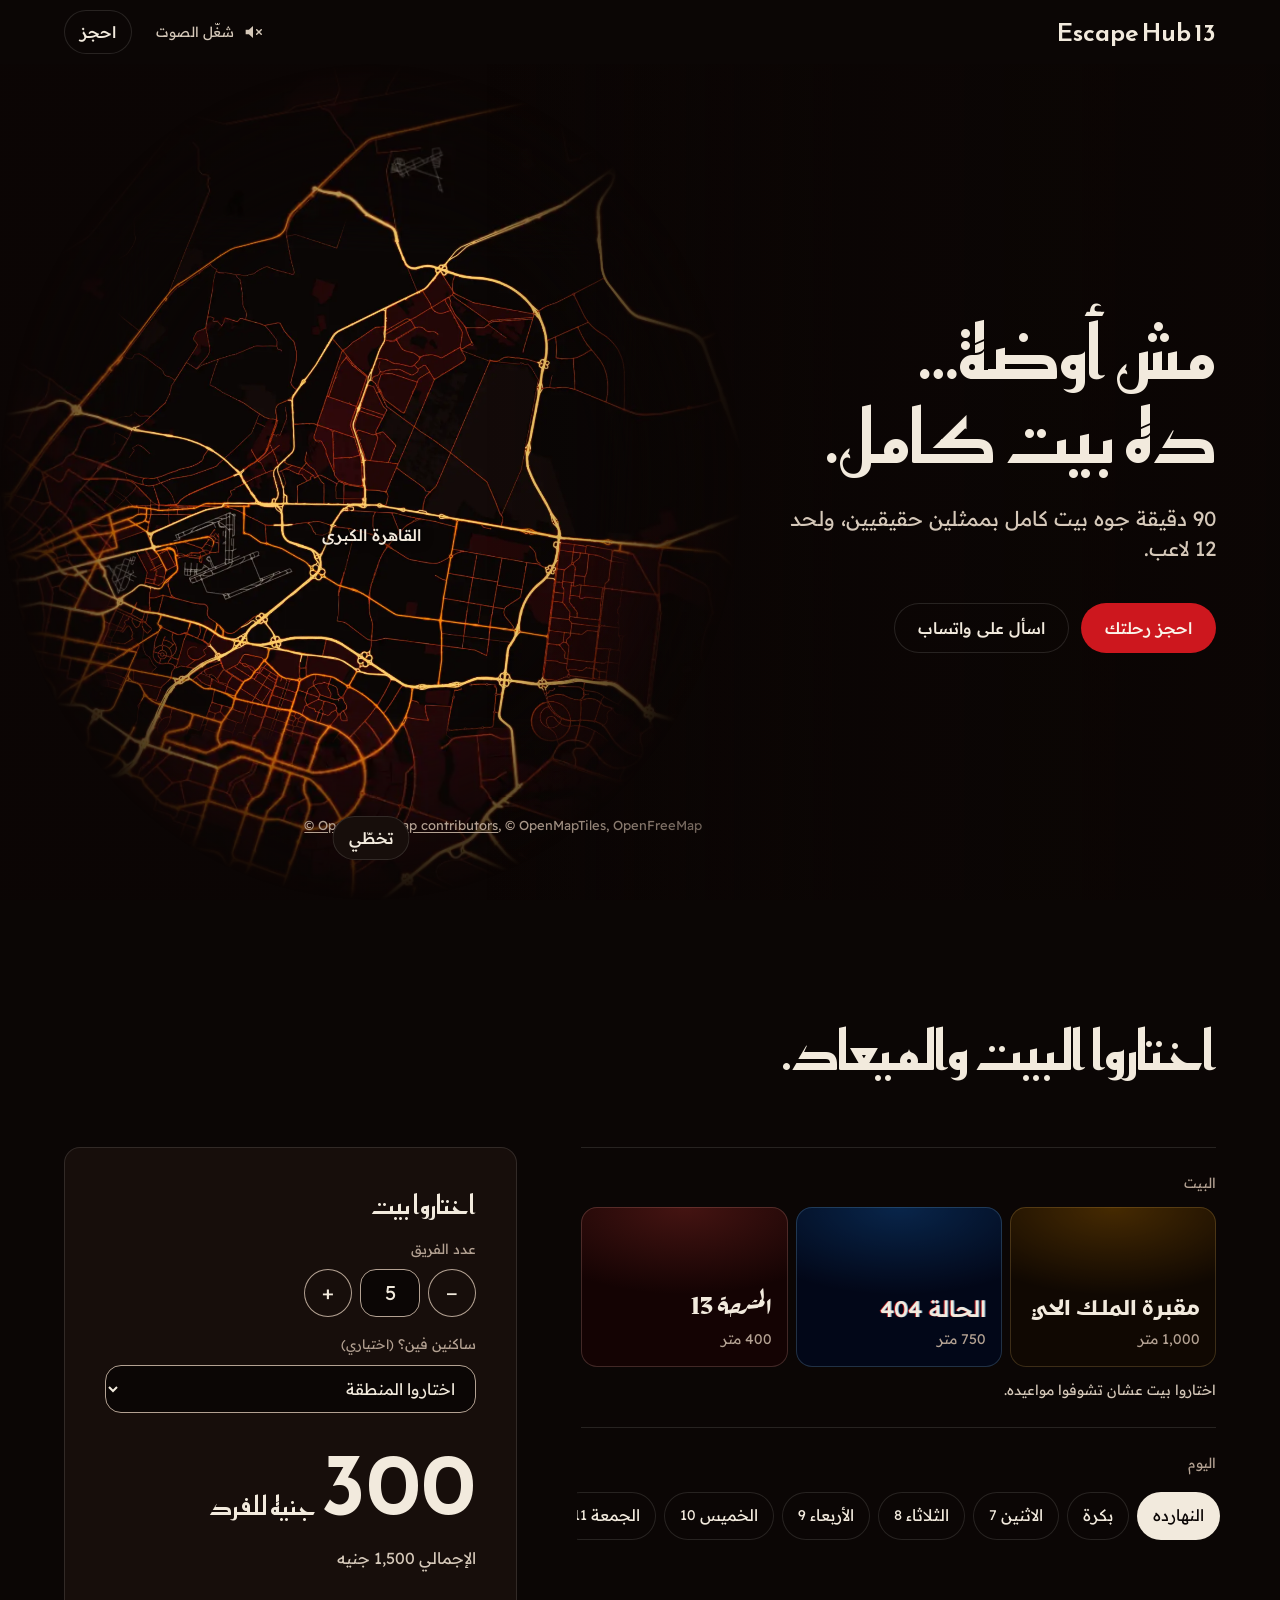
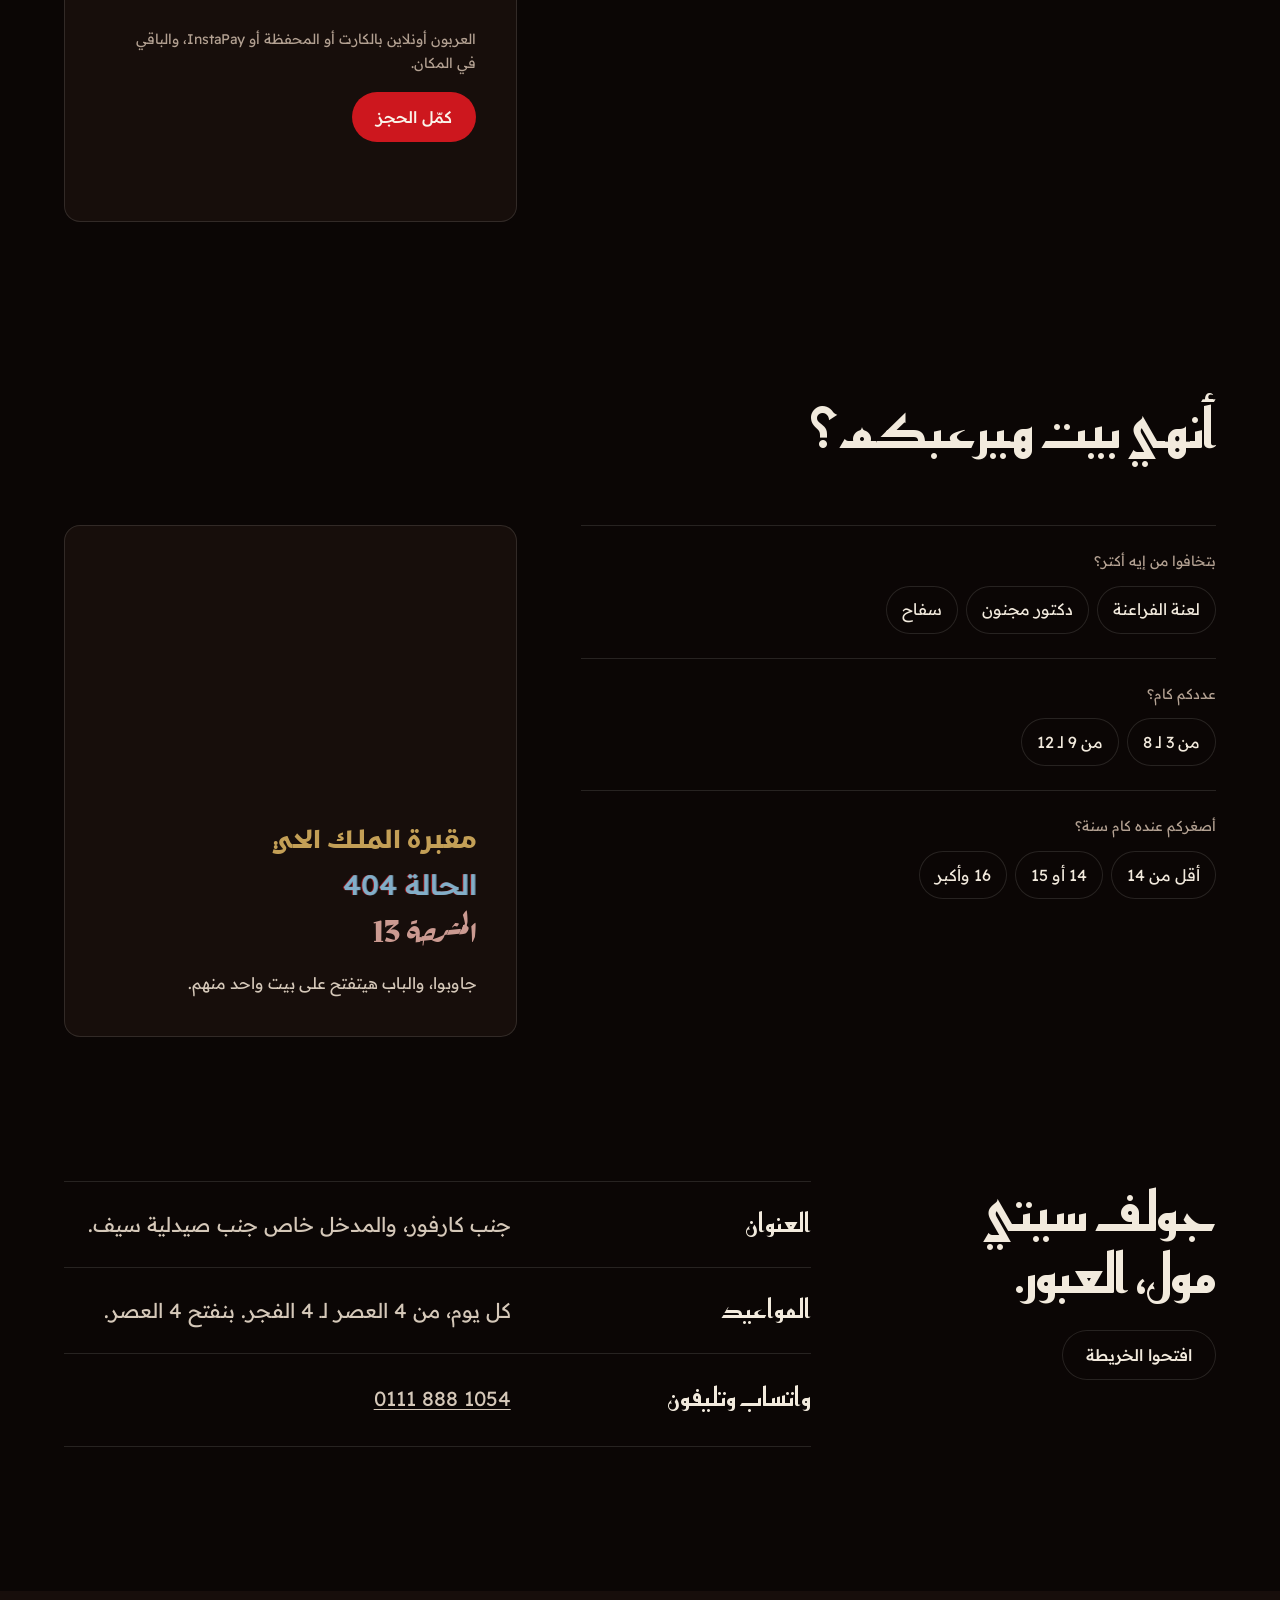
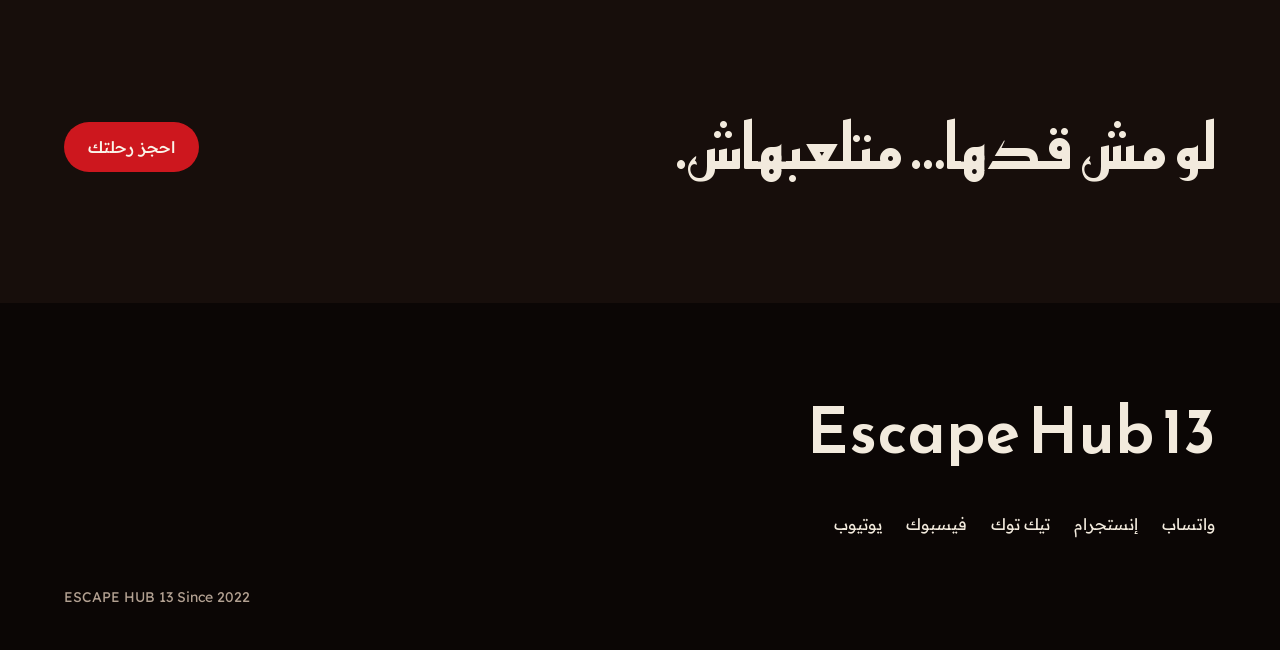
<file: index.html>
<!doctype html>
<html lang="ar" dir="rtl">
<head>
  <meta charset="utf-8">
  <meta name="viewport" content="width=device-width, initial-scale=1">
  <meta name="robots" content="noindex, nofollow">
  <title>Escape Hub 13: اسكيب هاوس في العبور، 90 دقيقة جوه بيت كامل</title>
  <meta name="description" content="Escape Hub 13 في جولف سيتي مول بالعبور: تلات بيوت رعب بممثلين حقيقيين، 90 دقيقة للرحلة، ولحد 12 لاعب. احجزوا البيت والميعاد أونلاين.">
  <link rel="preconnect" href="https://fonts.googleapis.com">
  <link rel="preconnect" href="https://fonts.gstatic.com" crossorigin>
  <link href="https://fonts.googleapis.com/css2?family=Reem+Kufi:wght@600&family=Readex+Pro:wght@400;500&display=swap" rel="stylesheet">
  <!-- The tomb and the morgue set their names in faces of their own. Only the letters of those two names are
       fetched (the text value): add a letter here when a name changes or a house is added. -->
  <link href="https://fonts.googleapis.com/css2?family=Kufam:wght@700&family=Rakkas&display=swap&text=%2013%D8%A7%D8%A8%D8%A9%D8%AD%D8%B1%D8%B4%D9%82%D9%83%D9%84%D9%85%D9%8A" rel="stylesheet">
  <!-- The three stylesheets load side by side, in this order: chained by @import, each waited for the one before,
       one more trip over the line before the first paint (measured 2026-11-18). -->
  <link rel="stylesheet" href="tokens.css">
  <link rel="stylesheet" href="base.css">
  <link rel="stylesheet" href="styles.css">
</head>
<body>
  <script>document.documentElement.classList.add('js');</script>
  <a class="skip" href="#main">روح للمحتوى</a>

  <header class="nav" data-nav>
    <div class="container nav__in">
      <a class="wordmark" href="#top" lang="en" dir="ltr" aria-label="Escape Hub 13، أول الصفحة">Escape Hub 13</a>
      <div class="nav__end">
        <!-- Shown only in a house that has a soundtrack (data-sound on its panel in the booking counter). -->
        <button class="sound" type="button" data-sound-toggle aria-pressed="false" hidden>
          <svg class="sound__icon" viewBox="0 0 24 24" aria-hidden="true" focusable="false">
            <path class="sound__body" d="M4 9.5h3.5L12 5.5v13l-4.5-4H4z"/>
            <path class="sound__waves" d="M15.5 9a4.5 4.5 0 0 1 0 6M18 6.5a8 8 0 0 1 0 11"/>
            <path class="sound__off" d="M16 9.5l5 5M21 9.5l-5 5"/>
          </svg>
          <span class="sound__label" data-sound-label>شغّل الصوت</span>
          <span class="sound__short" aria-hidden="true">الصوت</span>
        </button>
        <a class="btn btn--ghost btn--sm" href="#booking">احجز</a>
      </div>
    </div>
  </header>

  <!-- data-sound: the heart that beats before a house is picked (sound.js), the owner's own (tools/audio/heart-loop.mjs). -->
  <main id="main" data-sound="audio/heart.mp4">
    <section class="hero" id="top">
      <div class="container hero__in">
        <div class="hero__text">
          <h1>مش أوضة…<br>ده بيت كامل.</h1>
          <p class="lead">90 دقيقة جوه بيت كامل بممثلين حقيقيين، ولحد 12 لاعب.</p>
          <div class="actions">
            <a class="btn btn--primary" href="#booking">احجز رحلتك</a>
            <a class="btn btn--ghost" href="https://wa.me/201118881054">اسأل على واتساب</a>
          </div>
        </div>
        <!-- The stage: the hero's own layer, the size of the first screen. It holds the scene, the arrival, the torch's
             button, and the shade the words stand in. -->
        <div class="hero__frames">
          <!-- The scene: the picture of the house on show, filling the screen behind the whole page. It waits in the dark
               under a veil that the torch opens (torch.js), and the picked house's light hangs over it. The page opens on
               the venue's two frames. A house with a picture of its own (a set with data-for) shows it instead once it is
               picked, and booking.js crossfades from one set to the next while the page's colours move with it. Each
               picture says where its subject stands, on a wide screen and on a phone. -->
          <div class="scene">
            <div class="scene__pictures">
              <!-- The brand's own look: the venue at night. Once the map has landed, the owner's film plays once (venue.js):
                   the camera comes round from the side of the building to its front, and rests there while the sign hums.
                   Under it, and in its place where it cannot play (reduced motion, data saver, a slow line), the owner's
                   picture, which the camera moves in on slowly instead. -->
              <div class="scene__set is-on">
                <figure class="photo photo--venue" data-slot="hero" data-alt="صورة عرضية لواجهة المكان بالليل من قدام، واليافطة منورة. عرضها 2400 بكسل على الأقل" style="--subject: 50% 50%; --subject-tall: 56% 50%">
                  <img src="images/venue-night.webp" width="1376" height="760" alt="واجهة Escape Hub 13 بالليل، واليافطة منورة فوق المبنى والأرض مبلولة ومنورة بالأصفر" fetchpriority="high">
                  <video class="venue-film" data-keep muted playsinline disablepictureinpicture preload="none" aria-hidden="true" tabindex="-1" data-src="media/venue-film.mp4" data-src-small="media/venue-film-small.mp4"></video>
                </figure>
              </div>
              <div class="scene__set" data-for="tomb" hidden>
                <figure class="photo" data-slot="hero-tomb" data-alt="لقطة من جوه مقبرة الملك الحي، والممثل ظاهر فيها. عرضها 2400 بكسل على الأقل، ومن غير لوجو أو كتابة عليها">
                  <img src="images/EcrvTsML3ew.webp" width="1080" height="1874" alt="ممثل لابس قناع جمجمة وغطا راس في إضاءة واطية" loading="lazy" style="--subject: 50% 58%; --subject-tall: 50% 58%">
                </figure>
              </div>
              <div class="scene__set" data-for="case" hidden>
                <figure class="photo" data-slot="hero-case" data-alt="لقطة عرضية من جوه الحالة 404، والقفص والسراير ظاهرين فيها. عرضها 2400 بكسل على الأقل، ومن غير لوجو أو كتابة عليها">
                  <img src="images/case-cage.webp" width="1314" height="739" alt="أوضة في إضاءة زرقا ورا قضبان قفص، فيها سراير، وجنب واحد منهم شخصية واقفة بفستان أبيض وشعرها مغطي وشها" loading="lazy" style="--subject: 50% 50%; --subject-tall: 60% 50%">
                </figure>
              </div>
              <div class="scene__set" data-for="morgue" hidden>
                <figure class="photo" data-slot="hero-morgue" data-alt="لقطة عرضية من جوه المشرحة 13، والممثل ظاهر فيها. عرضها 2400 بكسل على الأقل، ومن غير لوجو أو كتابة عليها">
                  <img src="images/morgue-gauze.webp" width="1600" height="906" alt="راجل لابس برنيطة سودا وشاش عليه دم مغطي عينيه، في أوضة حمرا مكتوب على حيطانها بالدم" loading="lazy" style="--subject: 50% 40%; --subject-tall: 47% 50%">
                </figure>
              </div>
            </div>
            <div class="scene__veil"></div>
            <!-- The tomb's walls: faint red hieroglyphs over the whole page while the tomb is the house on show. -->
            <div class="scene__glyphs"></div>
            <div class="scene__light" data-world="tomb"></div>
            <div class="scene__light" data-world="case"></div>
            <div class="scene__light" data-world="morgue"></div>
          </div>
          <!-- The arrival: arrival.js flies down the map pictures in images/flight/ to the venue, then the frames show.
               data-from, data-to and data-swing repeat the path in tools/map-flight/flight.json and must match it.
               data-stop is the zoom the camera comes to rest at. -->
          <div class="arrival" data-arrival data-from="8" data-to="17" data-stop="16.25" data-swing="-24" hidden>
            <div class="arrival__sky" aria-hidden="true"></div>
            <p class="arrival__place" aria-hidden="true"></p>
            <!-- The map's data and look need their credit beside the map (ODbL, OpenMapTiles); it is here, on the map, and
                 nowhere else since the owner took it out of the footer (2026-11-18). -->
            <small class="arrival__credit" lang="en" dir="ltr"><a href="https://www.openstreetmap.org/copyright">© OpenStreetMap contributors</a>, © OpenMapTiles, OpenFreeMap</small>
          </div>
          <button class="btn btn--sm btn--over arrival__skip" type="button" data-arrival-skip hidden>تخطّي</button>
          <button class="btn btn--sm btn--over torch-toggle" type="button" data-torch-toggle aria-pressed="false">نوّروا البيت</button>
          <p class="torch-hint">ميّلوا الموبايل، أو اضغطوا مطوّل على الصورة</p>
        </div>
      </div>
    </section>

    <!-- The page opens with no house picked. Once a door is picked, booking.js names the house on the root
         (data-world) and the whole page stands in its world. tokens.css holds what each house brings. -->
    <section class="section section--s" id="booking">
      <div class="container">
        <div class="head" data-reveal>
          <h2>اختاروا البيت والميعاد.</h2>
        </div>

        <form class="counter" data-endpoint="" data-whatsapp="201118881054" novalidate data-reveal style="--i: 1">
          <div class="counter__steps">
            <fieldset class="step">
              <legend>البيت</legend>
              <!-- Three doors, each in its own house's world whichever one is picked. -->
              <div class="doors">
                <input type="radio" name="house" id="house-tomb" value="tomb">
                <label class="door" for="house-tomb" data-world="tomb"><span class="door__name">مقبرة الملك الحي</span><span class="door__fact">1,000 متر</span></label>
                <input type="radio" name="house" id="house-case" value="case">
                <label class="door" for="house-case" data-world="case"><span class="door__name">الحالة 404</span><span class="door__fact">750 متر</span></label>
                <input type="radio" name="house" id="house-morgue" value="morgue">
                <label class="door" for="house-morgue" data-world="morgue"><span class="door__name">المشرحة 13</span><span class="door__fact">400 متر</span></label>
              </div>
              <p class="hint" data-unpicked hidden>اختاروا بيت عشان تشوفوا مواعيده.</p>
            </fieldset>

            <!-- booking.js fills the days from today's date in Cairo, and says how far off the next journey is. -->
            <fieldset class="step" data-days hidden>
              <legend>اليوم</legend>
              <div class="seg days"></div>
              <p class="next" data-next role="status"></p>
            </fieldset>

            <!-- A house shows its trailer once it is named here: data-case="trailer-case" plays media/trailer-case.mp4
                 (trailer-case-small.mp4 on phones) after showing images/trailer-case.jpg; data-case-time is its length.
                 The files come from tools/trailers/encode.mjs. -->
            <div class="teaser" data-teaser data-tomb="" data-case="trailer-case" data-case-time="2:29" data-morgue="trailer-morgue" data-morgue-time="2:28">
              <p class="teaser__wait"><span class="fill" data-fill="teaser">تريلر البيت ده</span></p>
              <button class="teaser__card" type="button" aria-haspopup="dialog" hidden>
                <img src="images/trailer-case.jpg" alt="" width="1280" height="720" loading="lazy" decoding="async">
                <span class="teaser__play btn btn--sm btn--over"><svg class="teaser__icon" viewBox="0 0 16 16" aria-hidden="true"><path d="M4 2.5v11l9-5.5z"/></svg>شوفوا التريلر <span class="teaser__time"></span></span>
              </button>
            </div>

            <section class="house" data-house="tomb" data-max="12" data-age="14" data-sound="audio/tomb.mp4" aria-labelledby="title-tomb">
              <h3 id="title-tomb">مقبرة الملك الحي</h3>
              <!-- The name in hieroglyphs, read from left to right: "the tomb" (Egyptian is), then "the living king"
                   (nswt ankh) in a cartouche. A picture drawn by tools/tomb-wall/bake.mjs, set in the tomb's light. -->
              <span class="hiero hiero--tomb" aria-hidden="true"></span>
              <!-- Each house's story, rooms, area and levels are the owner's own words (docs/00-business-brief.md, section 2). -->
              <p class="lead">في 1997، علماء آثار اكتشفوا مقبرة تحت بيت مهجور، لكن الملك عاد للانتقام. محدش خرج إلا واحد، وللأسف الملك لحقه.</p>
              <dl class="facts">
                <div><dt>الغرف</dt><dd>10</dd></div>
                <div><dt>المساحة</dt><dd>1,000 متر</dd></div>
                <div><dt>الرعب</dt><dd><span class="heat heat--5" aria-hidden="true"></span>عالي</dd></div>
                <div><dt>الألغاز</dt><dd>متوسطة</dd></div>
                <div><dt>اللاعبين</dt><dd>3 لـ 12</dd></div>
                <div><dt>السن</dt><dd>14+</dd></div>
              </dl>
              <fieldset class="step">
                <legend>الميعاد</legend>
                <div class="seg times">
                  <input type="radio" name="time" id="tomb-1" value="3:30 م"><label for="tomb-1">3:30<small>م</small></label>
                  <input type="radio" name="time" id="tomb-2" value="5:00 م"><label for="tomb-2">5:00<small>م</small></label>
                  <input type="radio" name="time" id="tomb-3" value="6:30 م"><label for="tomb-3">6:30<small>م</small></label>
                  <input type="radio" name="time" id="tomb-4" value="8:00 م"><label for="tomb-4">8:00<small>م</small></label>
                  <input type="radio" name="time" id="tomb-5" value="9:30 م"><label for="tomb-5">9:30<small>م</small></label>
                  <input type="radio" name="time" id="tomb-6" value="11:00 م"><label for="tomb-6">11:00<small>م</small></label>
                  <input type="radio" name="time" id="tomb-7" value="12:30 ص"><label for="tomb-7">12:30<small>ص</small></label>
                  <input type="radio" name="time" id="tomb-8" value="2:00 ص"><label for="tomb-8">2:00<small>ص</small></label>
                  <input type="radio" name="time" id="tomb-9" value="3:30 ص"><label for="tomb-9">3:30<small>ص</small></label>
                </div>
              </fieldset>
            </section>

            <section class="house" data-house="case" data-max="12" data-age="16" data-sound="audio/case-404.mp4" aria-labelledby="title-case">
              <h3 id="title-case">الحالة 404</h3>
              <p class="lead">شاب بيعاني من نوبات قلق، لكن الحقيقة أغرب بكتير: دكتور نفسي، وتجارب سرية على البشر. دوركم تكتشفوا الحقيقة قبل ما الوقت يخلص.</p>
              <dl class="facts">
                <div><dt>الغرف</dt><dd>8</dd></div>
                <div><dt>المساحة</dt><dd>750 متر</dd></div>
                <div><dt>الرعب</dt><dd><span class="heat heat--5" aria-hidden="true"></span>عالي</dd></div>
                <div><dt>الألغاز</dt><dd>صعبة</dd></div>
                <div><dt>اللاعبين</dt><dd>3 لـ 12</dd></div>
                <div><dt>السن</dt><dd>16+</dd></div>
              </dl>
              <fieldset class="step">
                <legend>الميعاد</legend>
                <div class="seg times">
                  <input type="radio" name="time" id="case-1" value="4:00 م"><label for="case-1">4:00<small>م</small></label>
                  <input type="radio" name="time" id="case-2" value="5:30 م"><label for="case-2">5:30<small>م</small></label>
                  <input type="radio" name="time" id="case-3" value="7:00 م"><label for="case-3">7:00<small>م</small></label>
                  <input type="radio" name="time" id="case-4" value="8:30 م"><label for="case-4">8:30<small>م</small></label>
                  <input type="radio" name="time" id="case-5" value="10:00 م"><label for="case-5">10:00<small>م</small></label>
                  <input type="radio" name="time" id="case-6" value="11:30 م"><label for="case-6">11:30<small>م</small></label>
                  <input type="radio" name="time" id="case-7" value="1:00 ص"><label for="case-7">1:00<small>ص</small></label>
                  <input type="radio" name="time" id="case-8" value="2:30 ص"><label for="case-8">2:30<small>ص</small></label>
                  <input type="radio" name="time" id="case-9" value="4:00 ص"><label for="case-9">4:00<small>ص</small></label>
                </div>
              </fieldset>
            </section>

            <section class="house" data-house="morgue" data-max="8" data-age="16" data-sound="audio/morgue.mp4" aria-labelledby="title-morgue">
              <h3 id="title-morgue">المشرحة 13</h3>
              <p class="lead">مكان مهجور، ورا بابه حكاية محدش كان مستعد يعرفها. رسالة استغاثة هتوصلكم للمكان، لكن أول ما تدخلوا هتكتشفوا إنكم مش جايين تنقذوا حد.</p>
              <dl class="facts">
                <div><dt>الغرف</dt><dd>6</dd></div>
                <div><dt>المساحة</dt><dd>400 متر</dd></div>
                <div><dt>الرعب</dt><dd><span class="heat" aria-hidden="true"></span>متوسط</dd></div>
                <div><dt>الألغاز</dt><dd>صعبة</dd></div>
                <div><dt>اللاعبين</dt><dd>3 لـ 8</dd></div>
                <div><dt>السن</dt><dd>16+</dd></div>
              </dl>
              <fieldset class="step">
                <legend>الميعاد</legend>
                <div class="seg times">
                  <input type="radio" name="time" id="morgue-1" value="3:00 م"><label for="morgue-1">3:00<small>م</small></label>
                  <input type="radio" name="time" id="morgue-2" value="4:30 م"><label for="morgue-2">4:30<small>م</small></label>
                  <input type="radio" name="time" id="morgue-3" value="6:00 م"><label for="morgue-3">6:00<small>م</small></label>
                  <input type="radio" name="time" id="morgue-4" value="7:30 م"><label for="morgue-4">7:30<small>م</small></label>
                  <input type="radio" name="time" id="morgue-5" value="9:00 م"><label for="morgue-5">9:00<small>م</small></label>
                  <input type="radio" name="time" id="morgue-6" value="10:30 م"><label for="morgue-6">10:30<small>م</small></label>
                  <input type="radio" name="time" id="morgue-7" value="12:00 ص"><label for="morgue-7">12:00<small>ص</small></label>
                  <input type="radio" name="time" id="morgue-8" value="1:30 ص"><label for="morgue-8">1:30<small>ص</small></label>
                  <input type="radio" name="time" id="morgue-9" value="3:00 ص"><label for="morgue-9">3:00<small>ص</small></label>
                </div>
              </fieldset>
            </section>
          </div>

          <div class="ticket">
            <p class="pick" data-pick aria-live="polite"></p>
            <div class="stepper">
              <label for="team">عدد الفريق</label>
              <div class="stepper__row">
                <button type="button" data-step="-1" aria-label="فرد أقل">−</button>
                <input id="team" name="team" type="number" inputmode="numeric" min="3" max="12" value="5" autocomplete="off">
                <button type="button" data-step="1" aria-label="فرد زيادة">+</button>
              </div>
            </div>
            <!-- "Where do you live?" (T31): optional, and the same list as HOME_AREAS in app/src/config/business.ts. -->
            <div class="stepper where">
              <label for="area">ساكنين فين؟ <span class="optional">(اختياري)</span></label>
              <select id="area" name="area" autocomplete="off">
                <option value="">اختاروا المنطقة</option>
                <optgroup label="قريب من المكان">
                  <option>العبور</option><option>الشروق</option><option>مدينتي</option><option>الرحاب</option>
                  <option>التجمع</option><option>مدينة نصر</option><option>مصر الجديدة</option>
                  <option>عين شمس والمطرية</option><option>المرج</option>
                </optgroup>
                <optgroup label="القاهرة">
                  <option>شبرا</option><option>شبرا الخيمة</option><option>وسط البلد والزمالك</option>
                  <option>المقطم</option><option>المعادي</option><option>حلوان</option>
                </optgroup>
                <optgroup label="الجيزة">
                  <option>المهندسين والدقي</option><option>الهرم وفيصل</option><option>6 أكتوبر</option><option>الشيخ زايد</option>
                </optgroup>
                <optgroup label="حتة تانية">
                  <option>حتة تانية في القاهرة الكبرى</option><option>محافظة تانية</option><option>بره مصر</option>
                </optgroup>
              </select>
            </div>
            <p class="price"><output class="figure" name="per" for="team">300</output> <span class="unit">جنيه للفرد</span></p>
            <p class="total">الإجمالي <output name="total" for="team">1,500</output> جنيه</p>
            <p class="nudge" data-nudge aria-live="polite"></p>
            <p class="terms">العربون أونلاين بالكارت أو المحفظة أو InstaPay، والباقي في المكان.</p>
            <button class="btn btn--primary" type="submit">كمّل الحجز</button>
            <p class="help" id="booking-help" aria-live="polite"></p>
            <a class="btn btn--ghost" data-whatsapp-link href="https://wa.me/201118881054" hidden>ابعتوا الاختيار على واتساب</a>
          </div>
        </form>
      </div>
    </section>

    <!-- The finder: three questions, and the house that fits the team. Its answer picks that house's door in the
         booking counter (finder.js), so the whole page moves into the house's world. A house that cannot take the team
         gives way to the closest one that can, and says why. Each house's largest team and youngest player are on its
         panel in the counter (data-max, data-age). -->
    <section class="section section--l" id="finder">
      <div class="container">
        <div class="head" data-reveal>
          <h2>أنهي بيت هيرعبكم؟</h2>
        </div>
        <div class="finder" data-finder data-reveal style="--i: 1">
          <form class="finder__ask" novalidate>
            <fieldset class="step">
              <legend>بتخافوا من إيه أكتر؟</legend>
              <div class="seg">
                <input type="radio" name="fear" id="fear-tomb" value="tomb"><label for="fear-tomb">لعنة الفراعنة</label>
                <input type="radio" name="fear" id="fear-case" value="case"><label for="fear-case">دكتور مجنون</label>
                <input type="radio" name="fear" id="fear-morgue" value="morgue"><label for="fear-morgue">سفاح</label>
              </div>
            </fieldset>
            <fieldset class="step">
              <legend>عددكم كام؟</legend>
              <div class="seg">
                <input type="radio" name="size" id="size-8" value="8"><label for="size-8">من 3 لـ 8</label>
                <input type="radio" name="size" id="size-12" value="12"><label for="size-12">من 9 لـ 12</label>
              </div>
            </fieldset>
            <fieldset class="step">
              <legend>أصغركم عنده كام سنة؟</legend>
              <div class="seg">
                <input type="radio" name="age" id="age-13" value="13"><label for="age-13">أقل من 14</label>
                <input type="radio" name="age" id="age-14" value="14"><label for="age-14">14 أو 15</label>
                <input type="radio" name="age" id="age-16" value="16"><label for="age-16">16 وأكبر</label>
              </div>
            </fieldset>
          </form>

          <div class="verdict" data-verdict aria-live="polite">
            <!-- Before the answers: the three houses, each in its own light and voice, behind a closed door. -->
            <ul class="verdict__doors" data-wait aria-hidden="true">
              <li data-world="tomb">مقبرة الملك الحي</li>
              <li data-world="case">الحالة 404</li>
              <li data-world="morgue">المشرحة 13</li>
            </ul>
            <p class="verdict__wait" data-wait>جاوبوا، والباب هيتفتح على بيت واحد منهم.</p>
            <p class="verdict__why" data-why></p>
            <div class="verdict__house" data-house="tomb" data-world="tomb" hidden>
              <figure class="verdict__picture"><img src="images/EcrvTsML3ew.webp" width="1080" height="1874" alt="" loading="lazy" style="object-position: 50% 52%"></figure>
              <p class="verdict__name">مقبرة الملك الحي</p>
              <span class="hiero hiero--tomb" aria-hidden="true"></span>
              <p>إنكم تخرجوا منها من أول مرة شبه مستحيل.</p>
              <p class="verdict__facts">10 غرف على 1,000 متر، رعب عالي، ألغاز متوسطة، من 3 لـ 12 لاعب، من 14 سنة</p>
            </div>
            <div class="verdict__house" data-house="case" data-world="case" hidden>
              <figure class="verdict__picture"><img src="images/case-cage.webp" width="1314" height="739" alt="" loading="lazy" style="object-position: 60% 50%"></figure>
              <p class="verdict__name">الحالة 404</p>
              <p>دكتور نفسي، وتجارب سرية على البشر.</p>
              <p class="verdict__facts">8 غرف على 750 متر، رعب عالي، ألغاز صعبة، من 3 لـ 12 لاعب، من 16 سنة</p>
            </div>
            <div class="verdict__house" data-house="morgue" data-world="morgue" hidden>
              <figure class="verdict__picture"><img src="images/morgue-gauze.webp" width="1600" height="906" alt="" loading="lazy" style="object-position: 47% 40%"></figure>
              <p class="verdict__name">المشرحة 13</p>
              <p>رسالة استغاثة هتوصلكم، لكن إنتوا مش جايين تنقذوا حد.</p>
              <p class="verdict__facts">6 غرف على 400 متر، رعب متوسط، ألغاز صعبة، من 3 لـ 8 لاعبين، من 16 سنة</p>
            </div>
            <a class="btn btn--primary" href="#booking" data-go hidden>احجزوا البيت ده</a>
          </div>
        </div>
      </div>
    </section>

    <section class="section" id="place">
      <div class="container place">
        <div class="head" data-reveal>
          <h2>جولف سيتي مول، العبور.</h2>
          <a class="btn btn--ghost" href="https://maps.app.goo.gl/DpSpMvkdiXZK44Wo8">افتحوا الخريطة</a>
        </div>
        <dl class="rows" data-reveal style="--i: 1">
          <div><dt>العنوان</dt><dd>جنب كارفور، والمدخل خاص جنب صيدلية سيف.</dd></div>
          <div><dt>المواعيد</dt><dd>كل يوم، من 4 العصر لـ 4 الفجر. <span class="open" data-open role="status"></span></dd></div>
          <div><dt>واتساب وتليفون</dt><dd><a href="tel:+201118881054" dir="ltr">0111 888 1054</a></dd></div>
        </dl>
      </div>
    </section>

    <section class="band">
      <div class="container band__in" data-reveal>
        <h2>لو مش قدها… متلعبهاش.</h2>
        <a class="btn btn--primary" href="#booking">احجز رحلتك</a>
      </div>
    </section>
  </main>

  <!-- On phones this bar follows the visitor wherever no other booking button is in view. motion.js shows it. -->
  <div class="dock" data-dock hidden>
    <p class="dock__price"><span class="figure" data-dock-price>300</span> <span>جنيه للفرد</span></p>
    <a class="btn btn--primary" href="#booking">احجز رحلتك</a>
  </div>

  <footer class="footer">
    <div class="container">
      <p class="footer__mark" lang="en" dir="ltr">Escape Hub 13</p>
      <!-- In the tomb's world the name is also written in hieroglyphs, sound by sound in a cartouche: i s k a p, h w b, 10 and 3. -->
      <span class="hiero hiero--brand footer__glyphs" aria-hidden="true"></span>
      <ul class="footer__links">
        <li><a href="https://wa.me/201118881054">واتساب</a></li>
        <li><a href="https://www.instagram.com/escapehub_13/">إنستجرام</a></li>
        <li><a href="https://www.tiktok.com/@escapehub13">تيك توك</a></li>
        <li><a href="https://www.facebook.com/escapehub13">فيسبوك</a></li>
        <li><a href="https://www.youtube.com/@ESCAPEHUB13">يوتيوب</a></li>
      </ul>
      <!-- The owner's line (2026-11-18); the year confirmed by him on 2026-11-19. -->
      <small class="footer__since" lang="en" dir="ltr">ESCAPE HUB 13 Since 2022</small>
    </div>
  </footer>

  <!-- The checkout (checkout.js), opened by "كمّل الحجز" once a house and a time are picked: the visit's rules to agree
       to (plan rule 23: the rules, safety and the age are required; filming and offers are each optional), the name and
       the WhatsApp number the confirmation goes to, and the deposit by the method the visitor taps. A wallet or a card
       goes straight to that method on Paymob's page and is confirmed by the gateway; InstaPay shows the amount and the
       booking code, opens the InstaPay app, and takes a picture of the transfer, which the venue checks before the
       confirmation is sent. The logos are stand-ins (the method's name) until the official files are in
       images/pay/. Nothing here books or sends anything until data-endpoint on the counter is set. -->
  <dialog class="checkout" data-checkout data-deposit="300" aria-labelledby="checkout-title">
    <div class="checkout__body">
      <div class="checkout__head">
        <h2 class="checkout__title" id="checkout-title">تأكيد الحجز</h2>
        <button class="btn btn--sm btn--ghost" type="button" data-checkout-close>اقفل</button>
      </div>
      <p class="checkout__pick" data-checkout-pick></p>
      <ol class="checkout__steps">
        <li data-mark="rules">التعليمات</li>
        <li data-mark="you">بياناتكم</li>
        <li data-mark="pay">الدفع</li>
      </ol>

      <section class="checkout__step" data-step="rules" aria-labelledby="step-rules">
        <h3 id="step-rules" tabindex="-1">التعليمات قبل ما تحجزوا</h3>
        <ul class="rules">
          <li>الرحلة <strong>90 دقيقة</strong> جوه البيت.</li>
          <li>تعالوا <strong>قبل ميعادكم بـ 15 دقيقة</strong>.</li>
          <li>البيت ده من <strong><span data-rule-age>16</span> سنة</strong>، ولحد <strong><span data-rule-max>12</span> لاعب</strong>.</li>
          <li>العربون <strong><span data-rule-deposit>300</span> جنيه</strong> بيتدفع دلوقتي، <strong>ومش بيرجع</strong> لو الحجز اتلغى. والباقي في المكان.</li>
          <li>قواعد الأمان: <span class="fill" data-fill="safety-rules">نص قواعد الأمان من المكان</span></li>
        </ul>
        <label class="agree"><input type="checkbox" name="agree-rules"><span>قريت التعليمات وقواعد الأمان وموافق عليها، وعلى <span class="fill" data-fill="terms">شروط الحجز وسياسة الخصوصية</span>.</span></label>
        <label class="agree"><input type="checkbox" name="agree-age"><span>كل اللي جايين عندهم <span data-rule-age>16</span> سنة أو أكتر.</span></label>
        <p class="agree__more">اختياري:</p>
        <label class="agree"><input type="checkbox" name="agree-filming"><span>موافقين يتصوّر فيديو لردود أفعالنا ويتنشر.</span></label>
        <label class="agree"><input type="checkbox" name="agree-offers"><span>ابعتولنا العروض على واتساب.</span></label>
        <button class="btn btn--primary" type="button" data-go="you">موافق، كمّل</button>
        <p class="help" data-step-help aria-live="polite"></p>
      </section>

      <section class="checkout__step" data-step="you" aria-labelledby="step-you" hidden>
        <h3 id="step-you" tabindex="-1">بياناتكم</h3>
        <div class="field">
          <label for="co-name">اسم اللي بيحجز</label>
          <input id="co-name" name="co-name" autocomplete="name" maxlength="80">
        </div>
        <div class="field">
          <label for="co-phone">رقم الواتساب</label>
          <input id="co-phone" name="co-phone" type="tel" inputmode="tel" autocomplete="tel" dir="ltr" placeholder="01012345678">
          <p class="field__note">تأكيد الحجز هيوصل على الرقم ده.</p>
        </div>
        <div class="checkout__row">
          <button class="btn btn--ghost" type="button" data-go="rules">رجوع</button>
          <button class="btn btn--primary" type="button" data-go="pay">كمّل للدفع</button>
        </div>
        <p class="help" data-step-help aria-live="polite"></p>
      </section>

      <section class="checkout__step" data-step="pay" aria-labelledby="step-pay" hidden>
        <h3 id="step-pay" tabindex="-1">العربون: <span data-deposit-amount>300</span> جنيه</h3>
        <p class="field__note">اختاروا هتدفعوا إزاي:</p>
        <div class="methods">
          <input type="radio" name="method" id="method-instapay" value="instapay">
          <label class="method" for="method-instapay">
            <span class="method__logos"><span class="logo" lang="en" dir="ltr">InstaPay</span></span>
            <span class="method__name">InstaPay</span>
            <span class="method__how">حوّلوا من التطبيق وارفعوا صورة التحويل.</span>
          </label>
          <!-- InstaPay's own steps open right under its card. -->
          <div class="instapay" data-instapay hidden>
            <ol class="instapay__steps">
              <li>حوّلوا <strong><span data-deposit-amount>300</span> جنيه</strong> على <span class="fill" data-fill="instapay-address" dir="ltr">عنوان InstaPay بتاع المكان</span>.</li>
              <li>اكتبوا كود الحجز في ملاحظة التحويل: <span class="fill" data-fill="booking-code" dir="ltr">EH-كود الحجز</span></li>
              <li>ارجعوا هنا وارفعوا صورة التحويل.</li>
            </ol>
            <a class="btn btn--ghost" data-instapay-open href="https://www.instapay.eg/" target="_blank" rel="noopener noreferrer">افتح InstaPay</a>
            <div class="upload">
              <input id="co-proof" name="co-proof" type="file" accept="image/*">
              <label class="btn btn--ghost" for="co-proof" data-proof-label>اختاروا صورة التحويل</label>
              <div class="proof" data-proof-preview hidden></div>
            </div>
            <button class="btn btn--primary" type="button" data-send-proof>ابعتوا صورة التحويل</button>
          </div>
          <input type="radio" name="method" id="method-wallet" value="wallet">
          <label class="method" for="method-wallet">
            <span class="method__logos" lang="en" dir="ltr"><span class="logo">Vodafone Cash</span><span class="logo">Etisalat</span><span class="logo">Orange</span><span class="logo">WE Pay</span></span>
            <span class="method__name">محفظة موبايل</span>
            <span class="method__how">بتروحوا على طول لصفحة الدفع، والحجز بيتأكد لوحده.</span>
          </label>
          <input type="radio" name="method" id="method-card" value="card">
          <label class="method" for="method-card">
            <span class="method__logos" lang="en" dir="ltr"><span class="logo">Visa</span><span class="logo">Mastercard</span></span>
            <span class="method__name">كارت بنك</span>
            <span class="method__how">بتروحوا على طول لصفحة الدفع، والحجز بيتأكد لوحده.</span>
          </label>
        </div>
        <button class="btn btn--ghost" type="button" data-go="you">رجوع</button>
        <p class="help" data-step-help aria-live="polite"></p>
      </section>

      <section class="checkout__step" data-step="done" aria-labelledby="step-done" hidden>
        <h3 id="step-done" tabindex="-1" data-done-title>كده الخطوات خلصت</h3>
        <p data-done-text></p>
        <p class="checkout__preview">ده عرض للخطوات بس: الحجز الأونلاين لسه مش متوصل، ومفيش حاجة اتبعتت ولا اتحجزت.</p>
        <a class="btn btn--primary" data-done-whatsapp href="https://wa.me/201118881054">احجزوا على واتساب</a>
      </section>
    </div>
  </dialog>

  <!-- The trailer's own screen, opened from the card in the booking counter (teaser.js). -->
  <dialog class="trailer" data-trailer>
    <div class="trailer__shade"></div>
    <button class="btn btn--sm btn--over trailer__close" type="button">اقفلوا التريلر</button>
    <video controls playsinline preload="none"></video>
  </dialog>

  <script>window.hallmarkSlots = (m) => { for (const [k, v] of Object.entries(m)) { const s = document.querySelector(`[data-slot="${k}"]`); if (!s) continue; const im = new Image(); im.src = typeof v === 'string' ? v : v.src; im.alt = (typeof v === 'object' && v.alt) || s.dataset.alt || ''; s.querySelectorAll(':scope > img').forEach((o) => o.remove()); s.prepend(im); } };
document.querySelectorAll('[data-slot] img').forEach((i) => { if (i.complete && !i.naturalWidth) i.remove(); else i.addEventListener('error', () => i.remove(), { once: true }); });</script>
  <script src="booking.js"></script>
  <script src="finder.js"></script>
  <script src="arrival.js"></script>
  <script src="venue.js"></script>
  <script src="torch.js"></script>
  <script src="teaser.js"></script>
  <script src="checkout.js"></script>
  <script src="motion.js"></script>
  <script src="sound.js"></script>
</body>
</html>
</file>
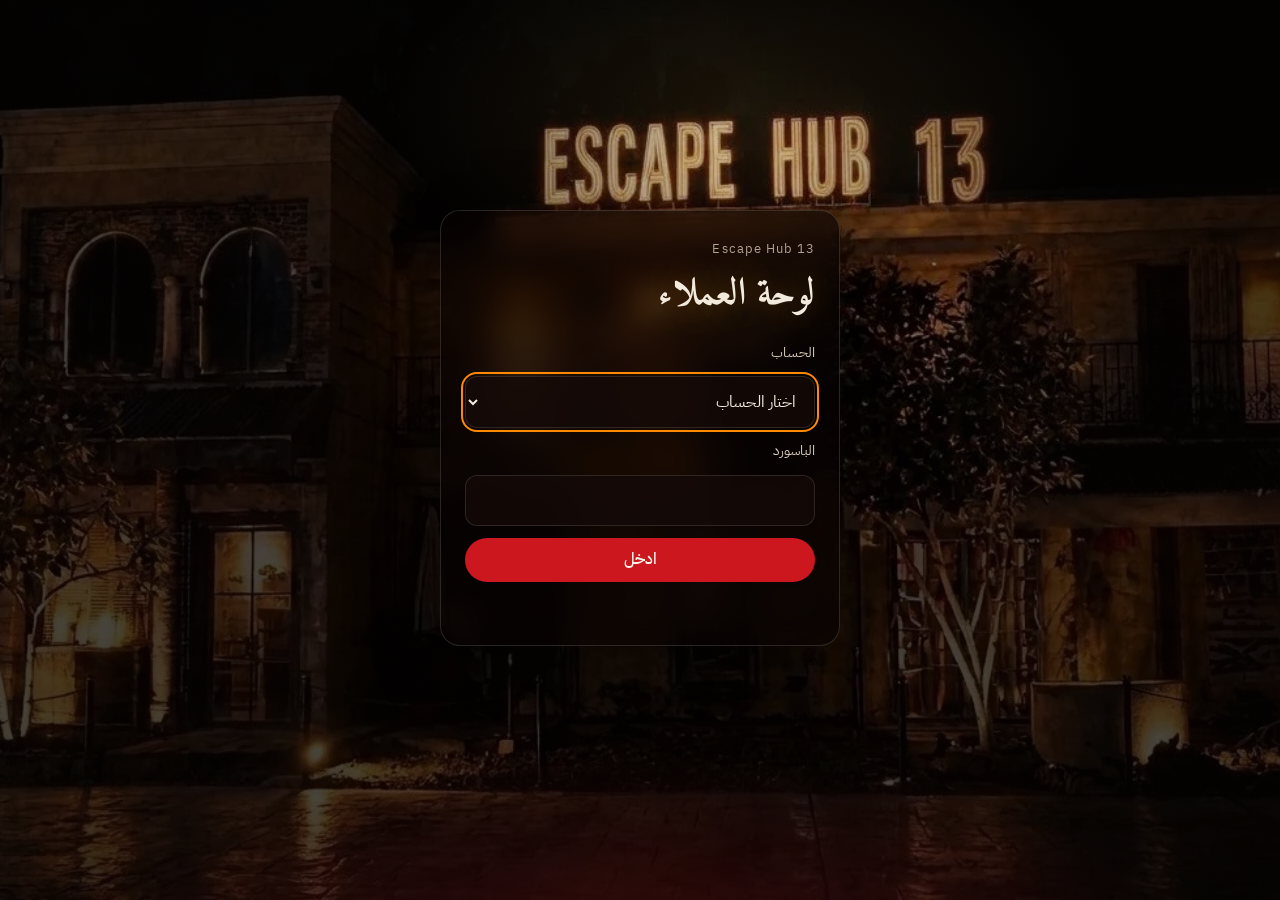
<file: crm/index.html>
<!doctype html>
<html lang="ar" dir="rtl">
<head>
  <meta charset="utf-8">
  <meta name="viewport" content="width=device-width, initial-scale=1, viewport-fit=cover">
  <meta name="robots" content="noindex, nofollow">
  <meta name="theme-color" content="#120b09">
  <title>Escape Hub 13 · العملاء</title>
  <link rel="preconnect" href="https://fonts.googleapis.com">
  <link rel="preconnect" href="https://fonts.gstatic.com" crossorigin>
  <link href="https://fonts.googleapis.com/css2?family=Amiri:wght@700&family=IBM+Plex+Sans+Arabic:wght@400;500;600&display=swap" rel="stylesheet">
  <link rel="stylesheet" href="crm.css">
</head>
<body class="is-gate">
  <!-- The venue at night, under a veil a torch opens (crm/backdrop.js). -->
  <div class="backdrop" aria-hidden="true"><div class="backdrop__photo"></div><div class="backdrop__veil"></div><div class="backdrop__glow"></div><div class="backdrop__grain"></div></div>
  <!-- One account per person (crm/accounts.js). Still a curtain, not a lock: demo data only. The real CRM sits in the
       staff panel behind its sign-in with a second step (decision T11). -->
  <form class="gate" data-gate>
    <p class="gate__brand">Escape Hub 13</p>
    <h1 class="gate__title">لوحة العملاء</h1>
    <label class="gate__label" for="user">الحساب</label>
    <select class="gate__input" id="user" name="user" autocomplete="username" required data-users>
      <option value="">اختار الحساب</option>
    </select>
    <label class="gate__label" for="pass">الباسورد</label>
    <input class="gate__input" id="pass" name="pass" type="password" autocomplete="current-password" required>
    <button class="btn" type="submit">ادخل</button>
    <p class="gate__help" data-gate-help aria-live="polite"></p>
  </form>

  <div class="shell" data-app hidden>
    <aside class="side" data-side aria-label="أقسام اللوحة">
      <div class="side__brand">
        <p class="side__name">Escape Hub 13</p>
        <p class="side__sub">لوحة العملاء والوردية</p>
      </div>
      <nav class="nav" data-nav></nav>
      <div class="me">
        <div class="who" data-me></div>
        <button class="btn btn--small btn--ghost" type="button" data-out>اخرج</button>
      </div>
      <label class="as" data-preview hidden>
        <span>جرّب اللوحة بعين</span>
        <select data-role></select>
        <span class="side__note">للأونر بس: يشوف كل حساب بيشوف إيه بالظبط.</span>
      </label>
      <div class="side__tools">
        <button class="btn btn--small btn--ghost" type="button" data-tour-start>جولة في اللوحة</button>
        <button class="btn btn--small btn--ghost" type="button" data-demo-switch hidden></button>
      </div>
    </aside>
    <button class="scrim" type="button" data-scrim aria-label="اقفل القايمة" hidden></button>

    <div class="main">
      <header class="bar">
        <button class="icon-btn bar__menu" type="button" data-menu aria-label="القايمة" aria-expanded="false">
          <svg viewBox="0 0 24 24" aria-hidden="true"><path d="M4 7h16M4 12h16M4 17h16"/></svg>
        </button>
        <div class="bar__title">
          <h1 data-title>النهارده</h1>
          <p class="bar__sub" data-sub></p>
        </div>
        <form class="find" data-find role="search">
          <svg viewBox="0 0 24 24" aria-hidden="true"><circle cx="11" cy="11" r="6"/><path d="m20 20-4.5-4.5"/></svg>
          <input type="search" name="q" placeholder="دوّر باسم أو رقم أو كود حجز" aria-label="دوّر على عميل أو حجز" autocomplete="off">
          <div class="find__list" data-find-list hidden></div>
        </form>
        <p class="demo" role="note" data-demo-note></p>
      </header>
      <main class="view" data-view tabindex="-1"></main>
    </div>

    <nav class="tabs" data-tabs aria-label="الأقسام الأساسية"></nav>
  </div>

  <dialog class="sheet" data-sheet aria-labelledby="sheet-title">
    <form method="dialog" class="sheet__inner" data-sheet-form>
      <header class="sheet__head">
        <h2 id="sheet-title" data-sheet-title></h2>
        <button class="icon-btn" value="cancel" formnovalidate aria-label="اقفل">
          <svg viewBox="0 0 24 24" aria-hidden="true"><path d="M6 6l12 12M18 6 6 18"/></svg>
        </button>
      </header>
      <div class="sheet__body" data-sheet-body></div>
      <footer class="sheet__foot" data-sheet-foot></footer>
    </form>
  </dialog>

  <div class="toast" data-toast role="status" aria-live="polite" hidden></div>

  <script src="accounts.js"></script>
  <script src="demo.js"></script>
  <script src="crm.js"></script>
  <script src="tour.js"></script>
  <script src="backdrop.js"></script>
</body>
</html>
</file>
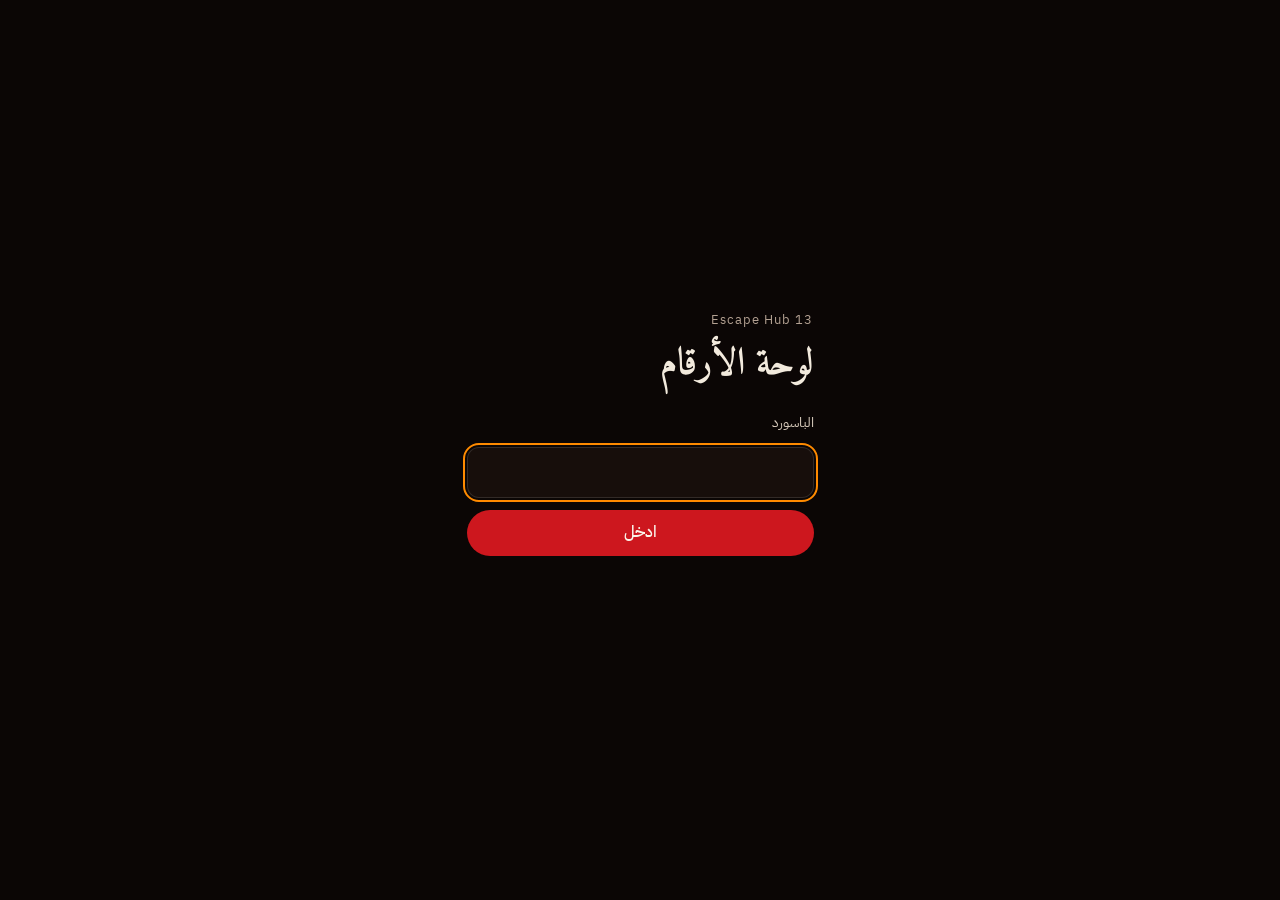
<file: dashboard/index.html>
<!doctype html>
<html lang="ar" dir="rtl" data-lock="e32f0d57e31243b155be13863097760c7414660ada002db255b86eb3b3e24fac">
<head>
  <meta charset="utf-8">
  <meta name="viewport" content="width=device-width, initial-scale=1">
  <meta name="robots" content="noindex, nofollow">
  <title>Escape Hub 13 · الأرقام</title>
  <link rel="preconnect" href="https://fonts.googleapis.com">
  <link rel="preconnect" href="https://fonts.gstatic.com" crossorigin>
  <link href="https://fonts.googleapis.com/css2?family=Amiri:wght@700&family=IBM+Plex+Sans+Arabic:wght@400;500;600&display=swap" rel="stylesheet">
  <link rel="stylesheet" href="dashboard.css">
</head>
<body>
  <!-- A curtain, not a lock: the password is checked in the browser, which is enough for demo numbers. The real
       numbers go in the staff panel, behind its sign-in (plan, phase 4). -->
  <form class="gate" data-gate>
    <p class="gate__brand">Escape Hub 13</p>
    <h1 class="gate__title">لوحة الأرقام</h1>
    <label class="gate__label" for="pass">الباسورد</label>
    <input class="gate__input" id="pass" name="pass" type="password" autocomplete="current-password" required>
    <button class="gate__go" type="submit">ادخل</button>
    <p class="gate__help" data-gate-help aria-live="polite"></p>
  </form>

  <div class="app" data-app hidden>
    <header class="top">
      <div class="top__title">
        <p class="top__brand">Escape Hub 13</p>
        <h1>لوحة الأرقام</h1>
      </div>
      <div class="demo-row"><p class="demo" role="note" data-demo-note></p><button class="demo-switch" type="button" data-demo-switch></button></div>
      <div class="range" role="radiogroup" aria-label="الفترة">
        <button type="button" role="radio" data-range="7">آخر 7 أيام</button>
        <button type="button" role="radio" data-range="30">آخر 30 يوم</button>
        <button type="button" role="radio" data-range="90">آخر 90 يوم</button>
      </div>
      <p class="top__span" data-span></p>
    </header>

    <main class="grid">
      <section class="kpis" data-kpis aria-label="الأرقام الأساسية"></section>

      <section class="card card--wide card--read">
        <h2>قراءة الأرقام</h2>
        <ul class="reads" data-reads></ul>
      </section>

      <section class="card card--half">
        <div class="card__head"><h2>الزوار كل يوم</h2><p class="note">زائر واحد = جهاز واحد في اليوم</p></div>
        <div class="chart" data-chart="visitors"></div>
        <details class="table-view"><summary>الأرقام كجدول</summary><div data-table="visitors"></div></details>
      </section>

      <section class="card card--half">
        <div class="card__head"><h2>الحجوزات حسب البيت</h2><p class="note" data-bookings-note></p></div>
        <div class="legend" data-legend="bookings"></div>
        <div class="chart" data-chart="bookings"></div>
        <details class="table-view"><summary>الأرقام كجدول</summary><div data-table="bookings"></div></details>
      </section>

      <section class="card card--wide">
        <div class="card__head"><h2>وصلوا لحد فين؟</h2><p class="note">كل زائر، لحد آخر خطوة وصلها في الموقع</p></div>
        <ol class="funnel" data-funnel></ol>
      </section>

      <section class="card card--half">
        <div class="card__head"><h2>جم منين؟</h2><p class="note">المصدر، وكام واحد منهم حجز</p></div>
        <div class="rows" data-rows="sources"></div>
      </section>

      <section class="card card--half">
        <div class="card__head"><h2>منين في مصر؟</h2><p class="note">المحافظة تقريبية: من عنوان الإنترنت</p></div>
        <div class="rows" data-rows="regions"></div>
        <h3 class="sub">من بره مصر</h3>
        <div class="rows rows--small" data-rows="countries"></div>
      </section>

      <section class="card card--wide">
        <div class="card__head"><h2>منين في القاهرة الكبرى؟</h2><p class="note">المنطقة من عنوان الإنترنت: إنترنت البيت غالباً بيقول المنطقة، وباقة الموبايل أغلبها بتقول «القاهرة» بس، فدول تحت «المنطقة مش واضحة»</p></div>
        <div class="cairo">
          <figure class="cairo__map">
            <div class="chart chart--map" data-chart="cairo"></div>
            <figcaption class="map-key" data-map-key></figcaption>
          </figure>
          <div>
            <div class="rows rows--small" data-rows="areas"></div>
            <details class="table-view" data-areas-more><summary>باقي المناطق</summary><div class="rows rows--small" data-rows="areas-more"></div></details>
          </div>
        </div>
      </section>

      <section class="card card--wide">
        <div class="card__head"><h2>البيوت</h2><p class="note">اللي اختاروا كل بيت، واللي حجزوه منهم</p></div>
        <div class="houses" data-houses></div>
      </section>

      <section class="card card--wide">
        <div class="card__head"><h2>المواعيد الأكتر طلباً</h2><p class="note">نسبة الامتلاء: الرحلات اللي اتلعبت ÷ اللي كانت ممكنة في الفترة. الميعاد بتوقيت المقبرة، والبيتين التانيين قبله أو بعده بنص ساعة</p></div>
        <div class="heat" data-heat></div>
        <div class="heat-key" data-heat-key></div>
      </section>

      <section class="card card--third">
        <div class="card__head"><h2>الأجهزة</h2></div>
        <div class="rows" data-rows="devices"></div>
      </section>

      <section class="card card--third">
        <div class="card__head"><h2>حجم الفريق</h2><p class="note">كام حجز بكل عدد</p></div>
        <div class="chart chart--short" data-chart="team"></div>
      </section>

      <section class="card card--third">
        <div class="card__head"><h2>بيحجزوا قبلها بقد إيه؟</h2></div>
        <div class="rows" data-rows="lead"></div>
      </section>

      <section class="card card--wide">
        <div class="card__head card__head--actions">
          <div><h2>آخر الحجوزات</h2><p class="note">زي شيت الحجوزات بالظبط. الأسامي والأرقام هنا مستخبية، وكاملة في الشيت</p></div>
          <div class="actions">
            <button type="button" class="btn" data-download>نزّل الحجوزات Excel</button>
            <button type="button" class="btn btn--quiet" disabled title="يتوصل لما الموقع الحقيقي ينزل">افتح شيت Google</button>
          </div>
        </div>
        <div class="table-wrap"><table class="bookings" data-bookings></table></div>
      </section>
    </main>
    <footer class="foot">الزيارات من Google Analytics 4، والحجوزات من الموقع نفسه. الأرقام دي تجريبية.</footer>
  </div>

  <div class="tip" data-tip role="status" hidden></div>
  <script src="demo-data.js"></script>
  <script src="dashboard.js"></script>
</body>
</html>
</file>
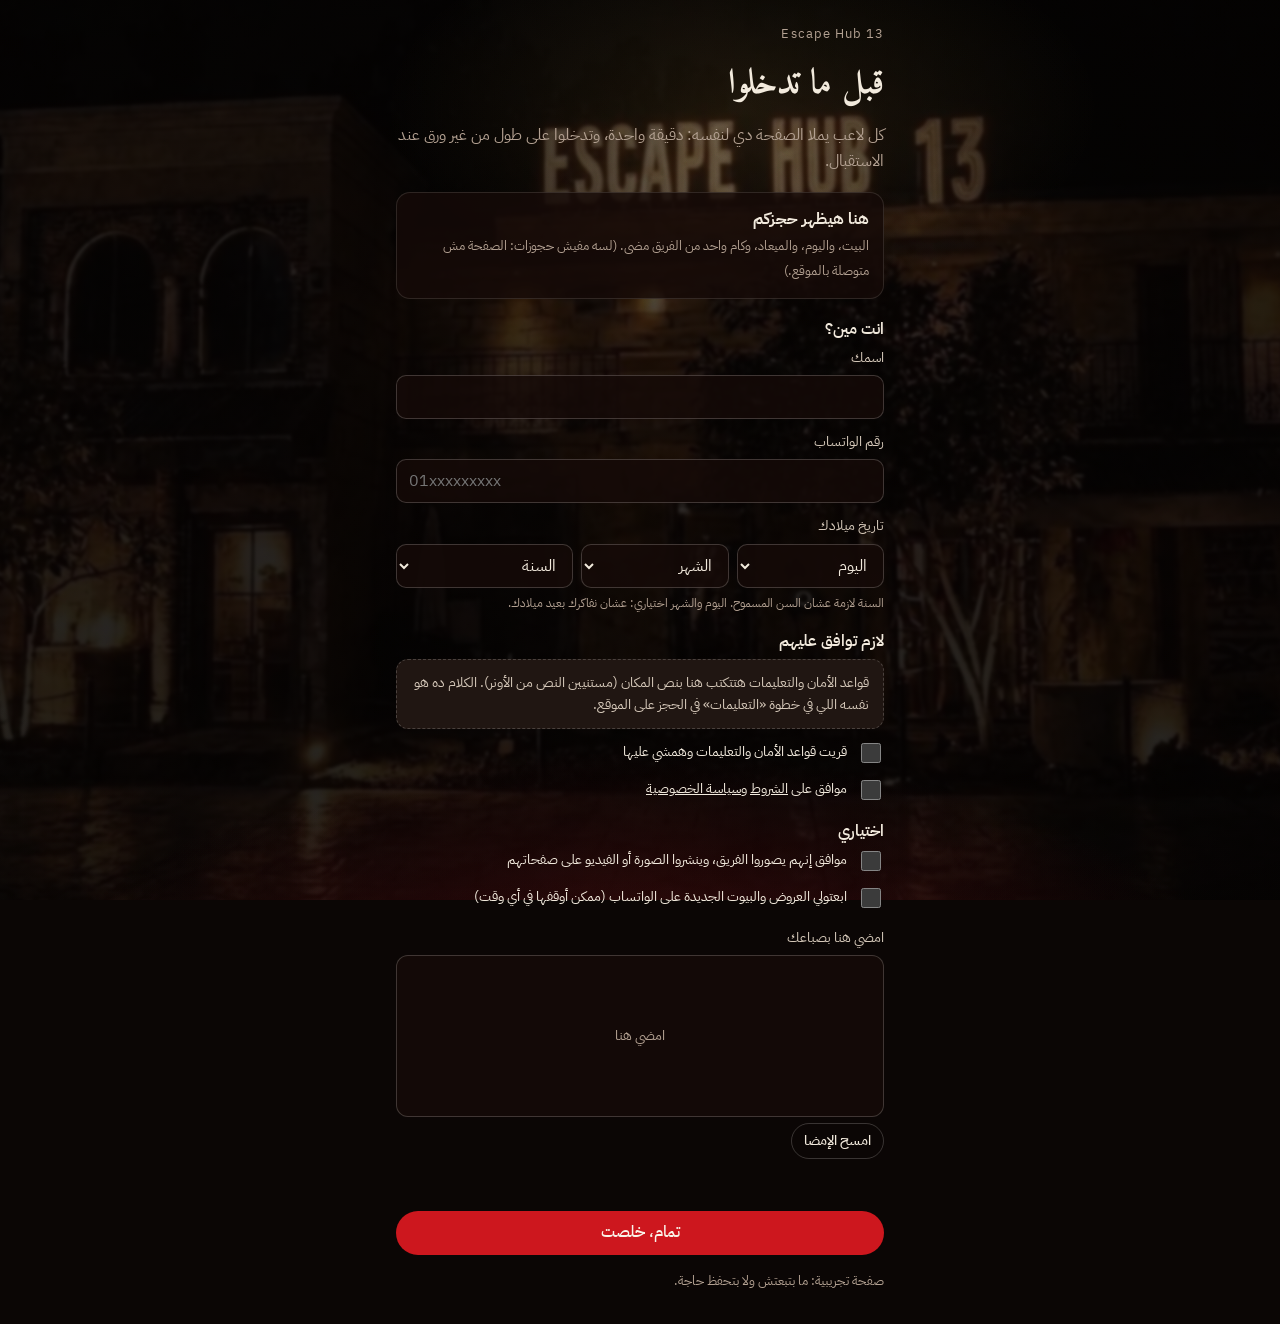
<file: crm/waiver.html>
<!doctype html>
<html lang="ar" dir="rtl">
<head>
  <meta charset="utf-8">
  <meta name="viewport" content="width=device-width, initial-scale=1, viewport-fit=cover">
  <meta name="robots" content="noindex, nofollow">
  <meta name="theme-color" content="#120b09">
  <title>Escape Hub 13 · قبل ما تدخلوا</title>
  <link rel="preconnect" href="https://fonts.googleapis.com">
  <link rel="preconnect" href="https://fonts.gstatic.com" crossorigin>
  <link href="https://fonts.googleapis.com/css2?family=Amiri:wght@700&family=IBM+Plex+Sans+Arabic:wght@400;500;600&display=swap" rel="stylesheet">
  <link rel="stylesheet" href="crm.css">
  <style>
    /* The player's page: one column, a phone in one hand, at the desk's tablet or from the link the booker sent. */
    .w { width: min(100%, 520px); margin-inline: auto; padding: 24px 16px calc(32px + env(safe-area-inset-bottom)); display: grid; gap: 18px; }
    .w__brand { color: var(--muted); font-size: 0.8125rem; letter-spacing: 0.08em; direction: ltr; text-align: right; }
    .w h1 { font: 700 2.2rem/1.2 var(--font-display); }
    .w__trip { display: flex; gap: 12px; align-items: center; padding: 14px; border-radius: var(--radius); background: var(--surface); border: 1px solid var(--rule); }
    .w__trip b { display: block; }
    .w fieldset { border: 0; padding: 0; margin: 0; display: grid; gap: 12px; }
    .w legend { font-weight: 600; margin-bottom: 4px; padding: 0; }
    .rules { padding: 12px 14px; border-radius: 12px; background: var(--well); border: 1px dashed var(--rule-2); color: var(--ink-2); font-size: 0.875rem; }
    .sign { position: relative; border-radius: 12px; border: 1px solid var(--rule-2); background: var(--surface); touch-action: none; }
    .sign canvas { display: block; width: 100%; height: 160px; }
    .sign__hint { position: absolute; inset: 0; display: grid; place-items: center; color: var(--muted); font-size: 0.875rem; pointer-events: none; }
    .err { color: var(--bad); font-size: 0.875rem; min-height: 1.4em; }
    .done { text-align: center; display: grid; gap: 14px; justify-items: center; padding-top: 24px; }
    .done__mark { width: 72px; height: 72px; border-radius: 50%; display: grid; place-items: center; background: color-mix(in oklab, var(--good) 20%, transparent); color: var(--good); }
    .done__mark svg { width: 36px; height: 36px; }
    .row3 { display: grid; gap: 8px; grid-template-columns: 1fr 1fr 1.2fr; }
  </style>
</head>
<body class="is-player">
  <!-- The venue at night, under a veil a torch opens (crm/backdrop.js). -->
  <div class="backdrop" aria-hidden="true"><div class="backdrop__photo"></div><div class="backdrop__veil"></div><div class="backdrop__glow"></div><div class="backdrop__grain"></div></div>
  <main class="w" data-page>
    <p class="w__brand">Escape Hub 13</p>
    <h1>قبل ما تدخلوا</h1>
    <p class="muted">كل لاعب يملا الصفحة دي لنفسه: دقيقة واحدة، وتدخلوا على طول من غير ورق عند الاستقبال.</p>
    <div class="w__trip" data-trip></div>

    <form class="stack" data-form novalidate>
      <fieldset>
        <legend>انت مين؟</legend>
        <label class="field"><span>اسمك</span><input class="input" name="name" required minlength="2" autocomplete="name"></label>
        <label class="field"><span>رقم الواتساب</span><input class="input ltr" name="phone" required inputmode="tel" pattern="01[0125][0-9]{8}" placeholder="01xxxxxxxxx" autocomplete="tel"></label>
        <div class="field"><span>تاريخ ميلادك</span>
          <div class="row3">
            <select name="d" aria-label="اليوم"><option value="">اليوم</option></select>
            <select name="m" aria-label="الشهر"><option value="">الشهر</option></select>
            <select name="y" required aria-label="السنة"><option value="">السنة</option></select>
          </div>
          <small>السنة لازمة عشان السن المسموح. اليوم والشهر اختياري: عشان نفاكرك بعيد ميلادك.</small>
        </div>
        <p class="banner" data-young hidden></p>
      </fieldset>

      <fieldset>
        <legend>لازم توافق عليهم</legend>
        <p class="rules">قواعد الأمان والتعليمات هتتكتب هنا بنص المكان (مستنيين النص من الأونر). الكلام ده هو نفسه اللي في خطوة «التعليمات» في الحجز على الموقع.</p>
        <label class="check"><input type="checkbox" name="rules" required><span>قريت قواعد الأمان والتعليمات وهمشي عليها</span></label>
        <label class="check"><input type="checkbox" name="terms" required><span>موافق على <a href="#">الشروط</a> و<a href="#">سياسة الخصوصية</a></span></label>
      </fieldset>

      <fieldset>
        <legend>اختياري</legend>
        <label class="check"><input type="checkbox" name="photo"><span>موافق إنهم يصوروا الفريق، وينشروا الصورة أو الفيديو على صفحاتهم</span></label>
        <label class="check"><input type="checkbox" name="offers"><span>ابعتولي العروض والبيوت الجديدة على الواتساب (ممكن أوقفها في أي وقت)</span></label>
      </fieldset>

      <div class="field"><span>امضي هنا بصباعك</span>
        <div class="sign"><canvas data-sign aria-label="مكان الإمضا"></canvas><span class="sign__hint" data-sign-hint>امضي هنا</span></div>
        <button class="btn btn--small btn--ghost" type="button" data-clear style="justify-self:start">امسح الإمضا</button>
      </div>

      <p class="err" data-err aria-live="polite"></p>
      <button class="btn" type="submit">تمام، خلصت</button>
      <p class="note">صفحة تجريبية: ما بتبعتش ولا بتحفظ حاجة.</p>
    </form>
  </main>

  <script src="demo.js"></script>
  <script src="backdrop.js"></script>
  <script>
  (() => {
    const D = window.EH13_CRM;
    const $ = (s) => document.querySelector(s);
    const esc = (s) => String(s).replace(/[&<>"']/g, (c) => ({ '&': '&amp;', '<': '&lt;', '>': '&gt;', '"': '&quot;', "'": '&#39;' })[c]);
    const MONTHS = ['يناير', 'فبراير', 'مارس', 'أبريل', 'مايو', 'يونيو', 'يوليو', 'أغسطس', 'سبتمبر', 'أكتوبر', 'نوفمبر', 'ديسمبر'];
    const DAYS = ['الحد', 'الاتنين', 'التلات', 'الأربع', 'الخميس', 'الجمعة', 'السبت'];
    const MIN_AGE = { tomb: 14, case: 16, morgue: 16 }; // the houses' youngest player (docs/00-business-brief.md)
    const t12 = (t) => { const [h, m] = t.split(':').map(Number); return `${h % 12 || 12}:${String(m).padStart(2, '0')} ${h >= 12 ? 'م' : 'ص'}`; };

    const code = new URLSearchParams(location.search).get('b');
    // The booking the link names. Until the site is connected there are no bookings (unless the owner turned the
    // demo data on), so the page then shows no trip and checks the youngest age of any house.
    const b = D.bookings.find((x) => x.code === code) || D.bookings.find((x) => x.k === 0 && x.status === 'confirmed') || D.bookings[D.bookings.length - 1] || null;
    const h = b ? D.HOUSE[b.house] : { name: 'البيت اللي حجزتوه', short: 'البيت', slug: '' };
    const minAge = b ? MIN_AGE[b.house] : 14;
    if (b) {
      const [y, mo, d] = b.date.split('-').map(Number);
      const day = new Date(y, mo - 1, d);
      const booker = D.byId(b.booker).name.split(' ')[0];
      const signedN = b.players.filter((p) => p.signed).length;
      $('[data-trip]').innerHTML = `<span class="house-dot house-dot--${h.slug}" style="width:14px;height:14px"></span><div><b>${esc(h.name)}</b><span class="muted small">${DAYS[day.getDay()]} ${day.getDate()} ${MONTHS[day.getMonth()]} · ${t12(b.time)} · فريق ${esc(booker)} · مضى ${signedN} من ${b.size}</span></div>`;
    } else {
      $('[data-trip]').innerHTML = '<div><b>هنا هيظهر حجزكم</b><span class="muted small">البيت، واليوم، والميعاد، وكام واحد من الفريق مضى. (لسه مفيش حجوزات: الصفحة مش متوصلة بالموقع.)</span></div>';
    }

    const f = $('[data-form]');
    for (let i = 1; i <= 31; i++) f.d.add(new Option(i, i));
    MONTHS.forEach((m, i) => f.m.add(new Option(m, i + 1)));
    const thisYear = new Date().getFullYear();
    for (let i = thisYear - 10; i >= thisYear - 80; i--) f.y.add(new Option(i, i));

    const age = () => (f.y.value ? thisYear - +f.y.value : null);
    f.y.addEventListener('change', () => {
      const a = age();
      const box = $('[data-young]');
      box.hidden = !(a != null && a < 18);
      if (a == null) return;
      box.innerHTML = a < minAge
        ? `<span aria-hidden="true">◆</span><span>${esc(h.name)} من سن ${minAge} وطالع، فمش هينفع تدخله. كلّم الاستقبال يشوفولك بيت تاني.</span>`
        : `<span aria-hidden="true">◆</span><span>تحت 18: اللي حجز بيقر إن أهلك موافقين، ولازم تكون جاي مع عيلتك.</span>`;
    });

    // The signature: a finger or a mouse on a canvas.
    const c = $('[data-sign]');
    const ctx = c.getContext('2d');
    let drawn = false;
    let last = null;
    const size = () => {
      const r = c.getBoundingClientRect();
      const s = window.devicePixelRatio || 1;
      c.width = r.width * s; c.height = r.height * s;
      ctx.scale(s, s); ctx.lineWidth = 2.2; ctx.lineCap = 'round'; ctx.lineJoin = 'round'; ctx.strokeStyle = '#efe6d8';
      drawn = false; $('[data-sign-hint]').hidden = false;
    };
    size();
    window.addEventListener('resize', size);
    const at = (e) => { const r = c.getBoundingClientRect(); return [e.clientX - r.left, e.clientY - r.top]; };
    c.addEventListener('pointerdown', (e) => { c.setPointerCapture(e.pointerId); last = at(e); });
    c.addEventListener('pointermove', (e) => {
      if (!last) return;
      const p = at(e);
      ctx.beginPath(); ctx.moveTo(...last); ctx.lineTo(...p); ctx.stroke();
      last = p;
      if (!drawn) { drawn = true; $('[data-sign-hint]').hidden = true; }
    });
    const up = () => { last = null; };
    c.addEventListener('pointerup', up);
    c.addEventListener('pointercancel', up);
    $('[data-clear]').addEventListener('click', size);

    f.addEventListener('submit', (e) => {
      e.preventDefault();
      const err = $('[data-err]');
      const a = age();
      const fail = (msg, el) => { err.textContent = msg; if (el) el.focus(); };
      if (f.name.value.trim().length < 2) return fail('اكتب اسمك.', f.name);
      if (!f.phone.checkValidity()) return fail('رقم الواتساب لازم يكون 11 رقم ويبدأ بـ 010 أو 011 أو 012 أو 015.', f.phone);
      if (a == null) return fail('اختار سنة ميلادك.', f.y);
      if (a < minAge) return fail(`${h.name} من سن ${minAge} وطالع.`, f.y);
      if (!f.rules.checked) return fail('لازم توافق على قواعد الأمان والتعليمات.', f.rules);
      if (!f.terms.checked) return fail('لازم توافق على الشروط وسياسة الخصوصية.', f.terms);
      if (!drawn) return fail('امضي في المربع.', null);
      const name = f.name.value.trim().split(' ')[0];
      $('[data-page]').innerHTML = `<div class="done">
        <span class="done__mark"><svg viewBox="0 0 24 24"><path d="m5 12 5 5 9-10"/></svg></span>
        <h1>تمام يا ${esc(name)}</h1>
        <p class="muted">انت جاهز لـ ${esc(h.name)}. ورّي الشاشة دي في الاستقبال، أو قول اسمك بس.</p>
        <section class="stamp-card" style="width:100%;text-align:start">
          <h2 class="stamp-card__title">بيت ورا بيت</h2>
          <div class="stamps">${D.HOUSES.map((x) => `<div class="stamp${b && x.slug === b.house ? ` stamp--on stamp--${x.slug}` : ''}">${x.short}</div>`).join('')}</div>
          <p class="small">بعد الرحلة ${esc(h.short)} هيتختم على كارتك. كمّل التلاتة وخد مكافأتك.</p>
        </section>
        <p class="note">صفحة تجريبية: ما اتبعتش حاجة.</p></div>`;
      window.scrollTo(0, 0);
    });
  })();
  </script>
</body>
</html>
</file>
<file: tokens.css>
:root {
  color-scheme: dark;
  --space-3xs: 2px; --space-2xs: 4px; --space-xs: 8px; --space-sm: 12px; --space-md: 16px; --space-lg: 24px; --space-xl: 40px; --space-2xl: 64px; --space-3xl: 96px; --space-4xl: 144px;
  --text-xs: 0.8125rem; --text-sm: 0.875rem; --text-md: 1rem; --text-lg: 1.25rem; --text-xl: 1.5625rem; --text-2xl: 1.953rem; --text-3xl: 2.441rem;
  --text-display-s: clamp(2.5rem, 4vw + 0.75rem, 4.25rem); --text-display: clamp(3.5rem, 5.6vw + 1rem, 6.5rem);
  --text-section: clamp(2.5rem, 3vw + 1rem, 4rem); --text-title: clamp(1.375rem, 0.8vw + 1rem, 1.875rem); --text-lead: clamp(1.125rem, 0.35vw + 1rem, 1.375rem);
  --ease-out: cubic-bezier(0.16, 1, 0.3, 1); --ease-in: cubic-bezier(0.7, 0, 0.84, 0); --ease-in-out: cubic-bezier(0.65, 0, 0.35, 1);
  --dur-micro: 120ms; --dur-short: 220ms; --dur-long: 420ms; --dur-world: 3.2s;
  --color-error: oklch(72% 0.15 27); --color-success: oklch(76% 0.13 150);
  --nav-height: 64px; --torch-size: clamp(10rem, 28vw, 20rem);
  /* The torch on a touch screen: a wider light, held a little above the fingertip so the finger does not hide it. */
  --torch-size-touch: clamp(12rem, 52vw, 16rem); --torch-lift-touch: 72px;
  /* How dark the veil over the scene is: in a house's world, over the venue, and both on a touch screen, where no
     mouse keeps a light on, so the picture has to show through by itself. */
  /* The venue's lit sign: the warm of the picture's brightest tenth (tools/photos/prepare.py), lifted, and where the sign
     stands in the picture. */
  --venue-glow: oklch(84% 0.12 68); --sign-at: 59% 21%;
  --veil-world: 88%; --veil-venue: 70%; --veil-venue-touch: 30%; --veil-world-touch: 55%;
  --container: 1440px; --gutter: 64px; --gap-columns: 32px; --section-gap-s: 120px; --section-gap: 144px; --section-gap-l: 176px;
  --z-base: 1; --z-raised: 10; --z-dropdown: 100; --z-sticky: 200; --z-sticky-nav: 300; --z-modal: 400; --z-toast: 500; --z-tooltip: 600;
  --color-paper: oklch(13% 0.012 40); --color-paper-2: oklch(17.5% 0.016 40); --color-paper-3: oklch(22% 0.018 40);
  --color-ink: oklch(94% 0.02 80); --color-ink-2: oklch(84% 0.025 70); --color-muted: oklch(72% 0.03 60);
  /* The cinema dark a trailer plays on: the same in every world. */
  --color-screen: oklch(5% 0.006 40);
  --color-rule: oklch(96% 0.01 80 / 0.12);
  --color-accent: oklch(54% 0.21 27); --color-accent-ink: oklch(97% 0.015 80); --color-focus: oklch(76% 0.19 56);
  --heat-0: oklch(12% 0.012 40); --heat-1: oklch(22% 0.07 22); --heat-2: oklch(40% 0.16 27); --heat-3: oklch(60% 0.21 36);
  --heat-4: oklch(76% 0.19 56); --heat-5: oklch(89% 0.14 78); --heat-6: oklch(98% 0.04 95);
  /* The owner's pick (2026-11-19, from five set side by side): a geometric Kufi for the display, a clean modern sans
     for the text. */
  --font-display: "Reem Kufi", "Readex Pro", system-ui, sans-serif; --font-body: "Readex Pro", system-ui, sans-serif;
  --radius-card: 28px; --radius-well: 16px; --radius-pill: 999px; --rule-hair: 1px;
  --shadow-card: 0 50px 90px -30px oklch(8% 0.01 40 / 0.5);
  --tracking-display: 0; --display-weight: 600;
  /* The three houses. Each brings its light as it falls on things and as it hangs in the air, a ground and two wells
     tinted by it, and the face its name is set in. Case 404's and the morgue's hues are their own pictures', as
     tools/photos/prepare.py measures them. Case 404 (tools/photos/prepared/case-cage.jpg): 253 in its middle and 264 in its dark; its
     light is at 229, held at 234, on the blue side of the cyan the design linter bans on dark. The morgue
     (tools/photos/prepared/morgue-gauze.jpg): 27 in its middle and 30 in its light. The tomb keeps the gold of its torchlight, and its
     walls carry hieroglyphs in a faint red (--tomb-glyph, --tomb-glyphs). */
  --tomb-light: oklch(84% 0.12 84); --tomb-glow: oklch(68% 0.15 68); --tomb-ground: oklch(14.5% 0.022 70); --tomb-well: oklch(19% 0.03 70); --tomb-well-2: oklch(24% 0.034 70);
  --tomb-glyph: oklch(52% 0.17 27);
  /* The wall: columns of hieroglyphs, among them Escape Hub 13, "the tomb" and "the living king" (one tile, drawn by
     tools/tomb-wall/bake.mjs, 352 by 528 on the page). */
  --tomb-glyphs: url("images/tomb-wall.webp"); --tomb-glyphs-size: 352px 528px;
  --case-light: oklch(85% 0.075 234); --case-glow: oklch(56% 0.16 253); --case-ground: oklch(13.5% 0.04 264); --case-well: oklch(18.5% 0.05 260); --case-well-2: oklch(23.5% 0.056 257);
  --morgue-light: oklch(85% 0.07 30); --morgue-glow: oklch(56% 0.17 27); --morgue-ground: oklch(13.5% 0.035 22); --morgue-well: oklch(18.5% 0.045 24); --morgue-well-2: oklch(23.5% 0.05 25);
  --font-tomb: "Kufam", "Reem Kufi", system-ui, sans-serif; --font-morgue: "Rakkas", "Reem Kufi", system-ui, sans-serif;}

/* The colours a house's world changes, registered as colours so the page can glide from one world to the next
   (styles.css) instead of jumping. Each starts at the brand's own value, as above. */
@property --color-paper { syntax: "<color>"; inherits: true; initial-value: oklch(13% 0.012 40); }
@property --color-paper-2 { syntax: "<color>"; inherits: true; initial-value: oklch(17.5% 0.016 40); }
@property --color-paper-3 { syntax: "<color>"; inherits: true; initial-value: oklch(22% 0.018 40); }
@property --color-rule { syntax: "<color>"; inherits: true; initial-value: oklch(96% 0.01 80 / 0.12); }
@property --heat-3 { syntax: "<color>"; inherits: true; initial-value: oklch(60% 0.21 36); }
@property --heat-4 { syntax: "<color>"; inherits: true; initial-value: oklch(76% 0.19 56); }
@property --world { syntax: "<color>"; inherits: true; initial-value: oklch(94% 0.02 80); }

/* Whatever carries data-world stands in that house's world: the page itself once a house is picked (booking.js
   names it on the root), and each of the three doors always. The tomb is seen by
   torchlight, the hospital in the blue of its caged ward, and the morgue in the red of its blood. Each light falls
   on a plain dark (--world-wall: none): the drawn wall patterns, carved columns and square tiles, were taken off at the
   owner's word, 2026-11-17. The photographs there take the same tint. Each name has its own voice: the tomb's is cut
   like an inscription, the morgue's is drawn like an old film poster, and the hospital's is the page's plain face
   with a fault in its signal, which jumps once as its world comes on. */
[data-world="tomb"] {
  --world: var(--tomb-light); --world-glow: var(--tomb-glow); --world-ground: var(--tomb-ground); --world-well: var(--tomb-well); --world-well-2: var(--tomb-well-2);
  --world-face: var(--font-tomb); --world-face-weight: 700; --world-face-size: 0.78; --world-name-fault: none; --world-name-in: none;
  --world-photo: grayscale(1) sepia(0.75) hue-rotate(0deg) saturate(1) contrast(1.12) brightness(0.9);
  --world-wall: none;
}
[data-world="case"] {
  --world: var(--case-light); --world-glow: var(--case-glow); --world-ground: var(--case-ground); --world-well: var(--case-well); --world-well-2: var(--case-well-2);
  --world-face: var(--font-body); --world-face-weight: 500; --world-face-size: 0.9; --world-name-in: none;
  --world-name-fault: 0.04em 0 color-mix(in oklab, var(--case-light) 70%, transparent), -0.04em 0 color-mix(in oklab, var(--color-accent) 85%, transparent);
  --world-photo: grayscale(1) sepia(1) hue-rotate(170deg) saturate(4) contrast(1.12) brightness(0.9);
  --world-wall: none;
}
[data-world="morgue"] {
  --world: var(--morgue-light); --world-glow: var(--morgue-glow); --world-ground: var(--morgue-ground); --world-well: var(--morgue-well); --world-well-2: var(--morgue-well-2);
  --world-face: var(--font-morgue); --world-face-weight: 400; --world-face-size: 1.04; --world-name-fault: none; --world-name-in: none;
  --world-photo: grayscale(1) sepia(1) hue-rotate(-25deg) saturate(3) contrast(1.12) brightness(0.9);
  --world-wall: none;
}
[data-world] {
  --color-paper: var(--world-ground); --color-paper-2: var(--world-well); --color-paper-3: var(--world-well-2);
  --color-rule: color-mix(in oklab, var(--world) 20%, transparent); --heat-3: var(--world); --heat-4: var(--world);
}
</file>
<file: base.css>
*, *::before, *::after { box-sizing: border-box; }
html, body { overflow-x: clip; }
html { scrollbar-color: var(--color-muted) var(--color-paper); scroll-padding-top: var(--space-3xl); }
body { margin: 0; background: var(--color-paper); color: var(--color-ink); font-family: var(--font-body); font-size: var(--text-md); line-height: 1.55; -webkit-font-smoothing: antialiased; caret-color: var(--color-accent); }
::selection { background: color-mix(in oklab, var(--color-accent) 35%, transparent); }
:focus-visible { outline: 2px solid var(--color-focus); outline-offset: 2px; }
a { color: inherit; text-decoration-thickness: 1px; text-underline-offset: 0.16em; }
h1, h2, h3 { margin: 0; font-family: var(--font-display); font-weight: var(--display-weight, 700); font-synthesis: none; letter-spacing: var(--tracking-display); line-height: 1.05; overflow-wrap: break-word; min-width: 0; text-wrap: balance; }
h1 { max-width: 20ch; font-size: var(--text-display); } h2 { max-width: 30ch; font-size: var(--text-section); } h3 { max-width: 40ch; font-size: var(--text-title); line-height: 1.2; }
.lead { font-size: var(--text-lead); line-height: 1.45; max-width: 52ch; }
p { margin: 0; text-wrap: pretty; }
p:not([class]) { max-width: 65ch; }
img, video { max-width: 100%; height: auto; display: block; }
svg { display: block; }
[hidden] { display: none !important; }
button, input, select, textarea { font: inherit; }
.container { width: 100%; max-width: var(--container); margin-inline: auto; padding-inline: var(--gutter); box-sizing: border-box; }
.num, .figure, td.num { font-variant-numeric: tabular-nums; }
.visually-hidden { position: absolute; width: 1px; height: 1px; overflow: hidden; clip-path: inset(50%); white-space: nowrap; }
[data-slot] { position: relative; overflow: hidden; background: linear-gradient(160deg, var(--color-paper-2, var(--color-paper)), var(--color-paper-3, var(--color-paper))); }
[data-slot] > img { position: absolute; inset: 0; width: 100%; height: 100%; object-fit: cover; z-index: 1; }
[data-slot]:has(> img) > :not(img):not([data-keep]) { display: none !important; }
@media (max-width: 60rem) { :root { --gutter: 24px; --section-gap-s: 80px; --section-gap: 96px; --section-gap-l: 120px; } }
@media (max-width: 40rem) { :root { --gutter: 16px; --section-gap-s: 56px; --section-gap: 72px; --section-gap-l: 96px; --gap-columns: 16px; } }
@media (prefers-reduced-motion: reduce) { *:not(.keep-motion), *:not(.keep-motion)::before, *:not(.keep-motion)::after { animation-duration: 0.01ms !important; animation-iteration-count: 1 !important; transition-duration: 0.01ms !important; scroll-behavior: auto !important; } }
/* photographs: warm sepia=50 sat=-12 con=8 exp=-6 */
[data-slot] > img { filter: sepia(0.5) saturate(0.88) contrast(1.08) brightness(0.94); }
</file>
<file: styles.css>
/* Hallmark · shape: Bento Grid · genre: atmospheric · theme: Kiln (deal 3/3, seed homepage-escape-hub-horror-6e6a·a1016604·2026-11-11·r0) · job: book · draw: 2633be
 * hero: Stage · nav: edge-aligned · footer: mast · imagery: photographs, the brand's own video frames 4, mono warm · signature: the house's world, its own picture behind the whole page, and a finder whose answer walks the page into the house that fits · kiln: ember
 * axes: dark/high-contrast-serif/warm · posture: full-palette · contrast: pass · fold: pass · brand: Escape Hub 13 (spec 2026-11-11) · v2.0.0 */
/* Hallmark · pre-emit critique: P4 H4 E4 S5 R4 V4 · weakest: E, an Arabic display face on a scale tuned for Latin; raised the display steps and opened the leading for Amiri */
/* Hallmark · hero-review: in-thread · fix · 4 findings · 4 resolved · finish-review: in-thread · fix · 3 findings · 3 resolved · gap: none */
/* Hallmark · waive 28b · the trailer's screen gets the picked house's still as its poster from teaser.js the moment it opens, and holds no film before the tap · the venue's film lies over the owner's picture, which stands as its poster and stays when it cannot play */
/* Hallmark · waive 37 · two of the three houses set their own name, and nothing else, in a face of their own (Kufam for the tomb, Rakkas for the morgue) · the owner asked on 2026-11-14 for every house to have its own theme, and only the letters of those two names are fetched */
/* Hallmark · waive 44c · the hero's picture is the scene filling the screen behind the whole page, so it meets every edge and stands behind the words rather than beside them · the owner asked on 2026-11-16 for the interactive picture to take the whole page */
/* tokens.css and base.css are linked before this file in index.html, so the three load side by side. */

/* Arabic sets taller than Latin: open the leading the base rules assume. */
body { line-height: 1.7; }
h1, h2 { line-height: 1.15; }
h3 { line-height: 1.3; }

.skip { position: absolute; inset-inline-start: var(--space-md); top: calc(-1 * var(--space-3xl)); z-index: var(--z-toast); padding: var(--space-xs) var(--space-md); background: var(--color-ink); color: var(--color-paper); }
.skip:focus-visible { top: var(--space-md); }

/* Controls */
.btn { display: inline-flex; align-items: center; justify-content: center; gap: var(--space-xs); min-height: 50px; padding: 0 var(--space-lg); border: 0; border-radius: var(--radius-pill); font: 500 var(--text-md)/1 var(--font-body); white-space: nowrap; text-decoration: none; cursor: pointer; transition: background-color var(--dur-short) var(--ease-out), transform var(--dur-micro) var(--ease-out); }
.btn--primary { background: var(--color-accent); color: var(--color-accent-ink); }
.btn--primary:hover { background: color-mix(in oklab, var(--color-accent) 86%, var(--color-ink)); }
.btn--ghost { background: transparent; color: var(--color-ink); box-shadow: inset 0 0 0 var(--rule-hair) var(--color-rule); }
.btn--ghost:hover { background: var(--color-paper-2); }
.btn:active { transform: translateY(1px); }
.btn:disabled, .btn[aria-disabled="true"] { opacity: 0.55; cursor: not-allowed; transform: none; }
.btn--sm { min-height: 44px; padding: 0 var(--space-md); }
/* A control that sits on a photograph or a video: a solid step of paper under it, so it reads over any frame. */
.btn--over { background: var(--color-paper-2); color: var(--color-ink); box-shadow: inset 0 0 0 var(--rule-hair) var(--color-rule); }
.btn--over:hover { background: var(--color-paper-3); }

/* Nav: edge-aligned, the wordmark and one action */
.nav { position: sticky; top: 0; z-index: var(--z-sticky-nav); background: var(--color-paper); }
.nav__in { display: flex; align-items: center; justify-content: space-between; gap: var(--space-lg); min-height: var(--nav-height); }
.nav__end { display: flex; align-items: center; gap: var(--space-sm); }
/* The house's soundtrack switch (sound.js): shown only in a world with a track. Waves when on, a cross when off. */
.sound { display: inline-flex; align-items: center; gap: var(--space-xs); min-height: 44px; padding: 0 var(--space-sm); border: 0; border-radius: var(--radius-pill); background: transparent; color: var(--color-ink-2); font: 400 var(--text-sm)/1 var(--font-body); cursor: pointer; transition: color var(--dur-short) var(--ease-out), background-color var(--dur-short) var(--ease-out); }
.sound:hover { color: var(--color-ink); background: var(--color-paper-2); }
.sound:active { transform: translateY(1px); }
.sound[aria-pressed="true"] { color: var(--color-accent); }
.sound__icon { inline-size: 22px; block-size: 22px; fill: none; stroke: currentColor; stroke-width: 1.6; stroke-linecap: round; stroke-linejoin: round; }
.sound__body { fill: currentColor; stroke: none; }
.sound__waves { opacity: 0; transition: opacity var(--dur-short) var(--ease-out); }
.sound[aria-pressed="true"] .sound__waves { opacity: 1; animation: sound-breathe 2.4s var(--ease-in-out) infinite; }
.sound[aria-pressed="true"] .sound__off { opacity: 0; }
@keyframes sound-breathe { 50% { opacity: 0.45; } }
@media (prefers-reduced-motion: reduce) { .sound[aria-pressed="true"] .sound__waves { animation: none; } }
/* On a narrow phone the switch says only "the sound", and the icon tells on from off; the full words stay for readers. */
.sound__short { display: none; }
@media (max-width: 30rem) {
  .sound__short { display: inline; }
  .sound__label { position: absolute; inline-size: 1px; block-size: 1px; overflow: hidden; clip-path: inset(50%); white-space: nowrap; }
}
.wordmark { display: inline-flex; align-items: center; min-height: 44px; font-family: var(--font-display); font-weight: var(--display-weight); font-size: var(--text-xl); line-height: 1; text-decoration: none; white-space: nowrap; }

/* Photographs: the venue's frames arrive tinted red, blue and violet, so every one is set in one warm monochrome,
   and in the tint of the picked house's world once there is one, which they take on slowly. Every tint is the same
   list of filters (tokens.css), so one can glide into the next. */
[data-slot] > img { filter: var(--world-photo, grayscale(1) sepia(0.55) hue-rotate(0deg) saturate(1) contrast(1.12) brightness(0.9)); transition: filter var(--dur-world) var(--ease-in-out); }
.photo { margin: 0; border-radius: min(2vw, var(--radius-card)); }
.photo > img { border-radius: inherit; outline: var(--rule-hair) solid color-mix(in oklab, var(--color-ink) 8%, transparent); outline-offset: -1px; }

/* Hero: the words on the first screen, over the scene (below), which fills the screen behind the whole page. On wide
   screens the words stand to one side, on phones at the foot of the screen. */
.hero { position: relative; display: grid; min-height: calc(100dvh - var(--nav-height)); padding-block: var(--space-xl); }
.hero__in { display: grid; grid-template-columns: minmax(0, 5fr) minmax(0, 7fr); align-items: center; gap: var(--space-2xl); }
/* Reem Kufi runs wider than the face before it: in the wide hero's five columns the line broke in three, "ده بيت" alone.
   A little smaller there keeps it to two lines; a phone's full width needs nothing. */
@media (min-width: 60.01rem) { .hero__text h1 { font-size: calc(var(--text-display) * 0.84); } }
.hero__text { position: relative; z-index: 3; display: grid; justify-items: start; gap: var(--space-lg); }
.hero__text .lead { color: var(--color-ink-2); }
.actions { display: flex; flex-wrap: wrap; gap: var(--space-sm); margin-block-start: var(--space-md); }
/* The stage: a layer the size of the first screen. It catches a finger holding the torch, and it shades the side the
   words stand on, so they read over any picture. */
.hero__frames { position: absolute; inset: 0; }
.hero__frames::after { content: ""; position: absolute; inset: 0; z-index: 2; pointer-events: none; background: linear-gradient(to left, color-mix(in oklab, var(--color-paper) 92%, transparent), color-mix(in oklab, var(--color-paper) 66%, transparent) 34%, transparent 62%); }
[dir="ltr"] .hero__frames::after { background: linear-gradient(to right, color-mix(in oklab, var(--color-paper) 92%, transparent), color-mix(in oklab, var(--color-paper) 66%, transparent) 34%, transparent 62%); }

/* The scene: the picture of the house on show, filling the screen and held still behind the whole page. The page opens
   on the venue's own picture. A house with a picture of its own (a set with data-for) shows it
   instead, in its own colours, since that house's world takes its colours from it. booking.js passes from one set to
   the next slowly. */
.scene { position: fixed; z-index: -1; inset: 0 0 auto; height: 100vh; height: 100lvh; overflow: clip; pointer-events: none; }
/* The pictures keep their slots' z-index among themselves, so the veil always lies over them. */
.scene__pictures { position: absolute; inset: 0; isolation: isolate; transition: opacity var(--dur-long) var(--ease-out); }
.scene__set { position: absolute; inset: 0; opacity: 0; transition: opacity var(--dur-world) var(--ease-in-out); }
.scene__set.is-on { opacity: 1; }
/* Each picture is a layer of its own, so a later one always lies over an earlier one whatever is moving in them. */
.scene__set > .photo { position: absolute; inset: 0; border-radius: 0; isolation: isolate; }
/* Each picture keeps its own colours, since its house's world is measured from it. The tomb's frame arrives tinted,
   so it takes the tomb's torchlight instead. */
.scene .photo > img { border-radius: 0; outline: none; filter: none; object-position: var(--subject, 50% 50%); }
.scene__set[data-for="tomb"] .photo > img { filter: var(--world-photo, grayscale(1) sepia(0.75) hue-rotate(0deg) saturate(1) contrast(1.12) brightness(0.9)); }
/* The tomb's picture is a tall one, a face in a hood. On a screen wider than it is tall, filling the width would cut
   the face in half, so it stands at the far side the full height of the screen, showing the face from brow to chin
   (19% to 88% of the picture), and fades into the dark at its sides. */
@media (min-aspect-ratio: 1/1) {
  .scene__set[data-for="tomb"] > .photo { inset-inline: auto 4vw; width: calc(100lvh * 0.84); mask-image: linear-gradient(to right, transparent, var(--color-ink) 12%, var(--color-ink) 78%, transparent); }
  .scene__set[data-for="tomb"] .photo > img { object-position: 50% 62%; }
}
/* The brand's own look: the venue at night (the owner's picture). Once the map has landed, or at once without it, the
   camera moves in on the building slowly, like a film's opening shot: it starts wide and a little to the side, drifts
   to the door, and rests close. Over the sign a glow hums now and then, as a lit sign does. With reduced motion the
   picture simply rests. */
.scene__set:not([data-for]) { --push-at: 56% 42%; }
/* The glow moves with the picture, so it stays on the sign as the camera comes in. */
.photo--venue > img, .photo--venue::after { transform-origin: var(--push-at); }
.hero__frames:not(.is-arriving) .photo--venue > img { animation: venue-push 18s var(--ease-in-out) 0.6s both; }
@keyframes venue-push {
  from { transform: scale(1.02) translate(2.5%, 1.5%); }
  to { transform: scale(1.16) translate(0%, 0%); }
}
.photo--venue::after { content: ""; position: absolute; inset: 0; z-index: 3; pointer-events: none; background: radial-gradient(ellipse 16% 9% at var(--sign-at), color-mix(in oklab, var(--venue-glow) 55%, transparent), transparent 70%); mix-blend-mode: screen; opacity: 0.5; }
.hero__frames:not(.is-arriving) .photo--venue::after { animation: venue-push 18s var(--ease-in-out) 0.6s both, sign-hum 7s var(--ease-in-out) 2s infinite; }
/* The sign breathes slowly rather than flickering. */
@keyframes sign-hum { from, to { opacity: 0.4; } 50% { opacity: 0.65; } }
@media (prefers-reduced-motion: reduce) { .photo--venue > img, .photo--venue::after { animation: none; } }
/* The owner's film over the picture (venue.js). It shows once it is playing; while it rolls the veil thins so it is
   seen on every screen, and the sign's glow waits, since the sign is moving. When it ends on the front of the
   building the camera keeps drifting in a little, and the glow comes back on the sign, which then stands where it
   stands in the picture. */
.photo--venue > video { position: absolute; inset: 0; z-index: 2; inline-size: 100%; block-size: 100%; object-fit: cover; object-position: var(--subject, 50% 50%); transform-origin: var(--push-at); opacity: 0; transition: opacity var(--dur-long) var(--ease-out); }
.photo--venue.is-film > video { opacity: 1; }
.hero__frames:not(.is-arriving) .photo--venue.is-film::after { opacity: 0; animation: none; }
.hero__frames:not(.is-arriving) .photo--venue.is-film-done > video { animation: venue-settle 14s var(--ease-in-out) both; }
.hero__frames:not(.is-arriving) .photo--venue.is-film-done::after { animation: venue-settle 14s var(--ease-in-out) both, sign-hum 7s var(--ease-in-out) 1s infinite; }
@keyframes venue-settle { from { transform: none; } to { transform: scale(1.07); } }
/* Where the sign stands in the film's last frame, and the dark coming back slowly once the film is over. */
.photo--venue.is-film-done { --sign-at: 60% 21%; }
.torch .hero__frames:has(.is-film-done) .scene__veil { transition: opacity var(--dur-world) var(--ease-in-out), --veil var(--dur-world) var(--ease-in-out); }
:root:not([data-world]) .hero__frames:not(.is-past):not(.is-lit):has(.is-film:not(.is-film-done)) .scene__veil { opacity: 0.4; }
@media (prefers-reduced-motion: reduce) { .photo--venue > video { display: none; } }
/* The tomb's walls: columns of faint red hieroglyphs over the whole page while the tomb is on show (tokens.css). */
.scene__glyphs { position: absolute; inset: 0; opacity: 0; background: color-mix(in oklab, var(--tomb-glyph) 22%, transparent); mask-image: var(--tomb-glyphs); mask-size: var(--tomb-glyphs-size); mask-repeat: repeat; mask-position: 50% 0; transition: opacity var(--dur-world) var(--ease-in-out); }
:root[data-world="tomb"] .scene__glyphs { opacity: 1; }

/* The torch. The scene waits under a veil of the page's own dark. Once torch.js runs, a hole of light follows the
   visitor's mouse or held finger anywhere on the page. Past the first screen the hole only thins the veil
   (--torch-floor), so the words over it stay readable. Without the torch the scene rests half veiled. */
@property --torch-r { syntax: "<length>"; inherits: true; initial-value: 0px; }
@property --torch-x { syntax: "<length-percentage>"; inherits: true; initial-value: 50%; }
@property --torch-y { syntax: "<length-percentage>"; inherits: true; initial-value: 40%; }
@property --torch-floor { syntax: "<percentage>"; inherits: true; initial-value: 0%; }
.scene__veil { position: absolute; inset: 0; background: color-mix(in oklab, var(--color-paper) 62%, transparent); transition: opacity var(--dur-long) var(--ease-out); }
.torch-toggle { display: none; }
.torch .hero__frames { touch-action: pan-y pinch-zoom; -webkit-user-select: none; user-select: none; -webkit-touch-callout: none; transition: --torch-r var(--dur-long) var(--ease-out), --torch-floor var(--dur-long) var(--ease-out); }
.torch .hero__frames.is-held { --torch-r: var(--torch-size); }
/* 75% keeps small grey text at 4.7:1 over the brightest part of the morgue's picture (measured 2026-11-16). */
.torch .hero__frames.is-past { --torch-floor: 75%; }
/* The veil is thinner over the venue on the first screen before any house is picked, so the building shows. */
@property --veil { syntax: "<percentage>"; inherits: true; initial-value: 88%; }
.torch .scene__veil { --veil: var(--veil-world); background: radial-gradient(circle at var(--torch-x) var(--torch-y), color-mix(in oklab, var(--color-paper) var(--torch-floor), transparent) calc(var(--torch-r) * 0.5), color-mix(in oklab, var(--color-paper) var(--veil), transparent) var(--torch-r)); transition: opacity var(--dur-long) var(--ease-out), --veil var(--dur-world) var(--ease-in-out); }
.torch:not([data-world]) .hero__frames:not(.is-past) .scene__veil { --veil: var(--veil-venue); }
/* A touch screen has no mouse to keep a light on, so there the picture shows through a thinner veil by itself (the
   words keep their own shade at the foot of the screen), a light drifts over it on its own like a torch searching the
   room, and a held finger takes the light, a wider one, held just above the fingertip. */
@media (hover: none) {
  .torch:not([data-world]) .hero__frames:not(.is-past) .scene__veil { --veil: var(--veil-venue-touch); }
  .torch[data-world] .hero__frames:not(.is-past) .scene__veil { --veil: var(--veil-world-touch); }
  .torch .hero__frames.is-held { --torch-r: var(--torch-size-touch); }
  .torch .hero__frames:not(.is-arriving):not(.is-held):not(.is-past):not(.is-lit) { --torch-r: var(--torch-size-touch); animation: torch-search 14s var(--ease-in-out) 0.4s infinite alternate both; }
  /* Once the phone's lean moves the light (torch.js), the drift stops and the light goes where the phone points. */
  .torch .hero__frames.is-tilting:not(.is-arriving):not(.is-held):not(.is-past):not(.is-lit) { animation: none; }
}
@keyframes torch-search {
  from { --torch-x: 70%; --torch-y: 30%; }
  30% { --torch-x: 34%; --torch-y: 22%; }
  60% { --torch-x: 58%; --torch-y: 48%; }
  to { --torch-x: 26%; --torch-y: 40%; }
}
/* Picking a house on a touch screen lifts the veil for a moment, so its picture is seen whole before the dark closes in. */
.torch .hero__frames.is-revealing .scene__veil { animation: veil-reveal calc(var(--dur-world) * 1.8) var(--ease-in-out) both; }
@keyframes veil-reveal { from { opacity: 1; } 30%, 55% { opacity: 0.4; } to { opacity: 1; } }
/* Each newly picked house switches the stage between two copies of the lift and of the sweep (torch.js), which starts
   them afresh without making the page work out its layout early. */
@media (prefers-reduced-motion: no-preference) {
  .torch .hero__frames.is-revealing.is-swept .scene__veil { animation-name: veil-reveal-again; }
}
@keyframes veil-reveal-again { from { opacity: 1; } 30%, 55% { opacity: 0.4; } to { opacity: 1; } }
/* The one line that says what the dark is for, on touch screens only, gone once a finger has held the light. */
.torch-hint { display: none; }
@media (hover: none) {
  .torch .torch-toggle { box-shadow: inset 0 0 0 var(--rule-hair) color-mix(in oklab, var(--world, var(--color-ink)) 60%, transparent); }
  /* It stands over the ground in front of the building, clear of the sign at the top of the picture. */
  .torch .torch-hint { display: block; position: absolute; z-index: 3; inset-block-start: 44svh; inset-inline-end: var(--gutter); margin: 0; padding: var(--space-2xs) var(--space-sm); border-radius: var(--radius-pill); background: color-mix(in oklab, var(--color-paper) 72%, transparent); color: var(--color-ink-2); font-size: var(--text-sm); transition: opacity var(--dur-long) var(--ease-out); }
  .torch .is-arriving .torch-hint, .torch .is-held-once .torch-hint, .torch .is-lit .torch-hint { opacity: 0; pointer-events: none; }
}
/* The lights on: the veil lifts while the first screen is in view, and comes back over the rest of the page. */
.torch .hero__frames.is-lit:not(.is-past) .scene__veil { opacity: 0; }
/* One sweep of light when the page opens shows what the dark is for, and another passes over each newly picked house.
   The first touch ends it, and it waits for the arrival to land. */
.torch .hero__frames:not(.is-touched):not(.is-arriving) { animation: torch-sweep 1.8s var(--ease-in-out) 0.5s both; }
@media (prefers-reduced-motion: no-preference) {
  .torch .hero__frames.is-swept:not(.is-touched):not(.is-arriving) { animation-name: torch-sweep-again; }
}
@keyframes torch-sweep {
  from { --torch-r: 0px; --torch-x: 78%; --torch-y: 38%; }
  20% { --torch-r: var(--torch-size); --torch-x: 78%; --torch-y: 38%; }
  80% { --torch-r: var(--torch-size); --torch-x: 22%; --torch-y: 46%; }
  to { --torch-r: 0px; --torch-x: 22%; --torch-y: 46%; }
}
@keyframes torch-sweep-again {
  from { --torch-r: 0px; --torch-x: 78%; --torch-y: 38%; }
  20% { --torch-r: var(--torch-size); --torch-x: 78%; --torch-y: 38%; }
  80% { --torch-r: var(--torch-size); --torch-x: 22%; --torch-y: 46%; }
  to { --torch-r: 0px; --torch-x: 22%; --torch-y: 46%; }
}
.torch .torch-toggle { display: inline-flex; position: absolute; z-index: 3; inset-block-end: var(--space-xl); inset-inline-end: max(var(--gutter), calc((100% - var(--container)) / 2 + var(--gutter))); }
.torch .is-arriving .torch-toggle { display: none; }
@media (prefers-reduced-motion: reduce) { .torch .hero__frames { animation: none; } }

/* The arrival. Before the frames show, the page comes down on the venue from above: arrival.js flies through one map
   picture for each zoom level, the next one growing inside the last. On wide screens the map shows in a round pool,
   like the torch's light, and on phones it fills the poster. */
.arrival { --focus-y: 50%; position: absolute; z-index: 2; inset-block: 0; inset-inline: 42% 0; container-type: size; opacity: 0; pointer-events: none; transition: opacity var(--dur-long) var(--ease-out); }
.arrival.is-flying { opacity: 1; }
.arrival.is-leaving { opacity: 0; transition-duration: calc(var(--dur-long) * 1.6); }
.arrival__sky { position: absolute; inset: 0; overflow: clip; mask-image: radial-gradient(closest-side, var(--color-ink) 58%, transparent); }
/* Every picture has the venue at --focus-y of its height, and that is the point it scales and turns about. Each is
   cut larger than the frame and fades at its own edge, so the one growing inside the last shows no seam. */
.arrival__sky img { --edge-x: 6%; --edge-y: 6%; position: absolute; top: var(--focus-y); left: 50%; inline-size: max(114cqw, 114cqh); max-width: none; translate: -50% calc(var(--focus-y) * -1); transform-origin: 50% var(--focus-y); will-change: scale, rotate; mask-image: linear-gradient(to right, transparent, var(--color-ink) var(--edge-x), var(--color-ink) calc(100% - var(--edge-x)), transparent), linear-gradient(to bottom, transparent, var(--color-ink) var(--edge-y), var(--color-ink) calc(100% - var(--edge-y)), transparent); mask-composite: intersect; }
/* The name of what is below, under the venue's point. As the camera lands a ring closes on the venue and pulses once. */
.arrival__place { position: absolute; top: var(--focus-y); inset-inline: 0; margin-block-start: var(--space-xl); font-weight: 500; text-align: center; text-shadow: 0 0 var(--space-sm) var(--color-paper), 0 0 var(--space-2xs) var(--color-paper); }
.arrival__place::before, .arrival__place::after { content: ""; position: absolute; top: calc(-1 * var(--space-xl)); left: 50%; inline-size: var(--space-2xl); aspect-ratio: 1; border: 2px solid var(--color-ink); border-radius: 50%; opacity: 0; transform: translate(-50%, -50%); }
.arrival__place::before { transform: translate(-50%, -50%) scale(1.8); transition: opacity var(--dur-long) var(--ease-out), transform var(--dur-long) var(--ease-out); }
.arrival.is-landed .arrival__place::before { opacity: 1; transform: translate(-50%, -50%); }
.arrival.is-landed .arrival__place::after { animation: arrival-pulse 900ms var(--ease-out) var(--dur-short) both; }
@keyframes arrival-pulse {
  from { opacity: 0.8; transform: translate(-50%, -50%); }
  to { opacity: 0; transform: translate(-50%, -50%) scale(2.4); }
}
.arrival__credit { position: absolute; inset-block-end: var(--space-2xl); inset-inline-end: var(--space-xl); font-size: var(--text-xs); color: var(--color-muted); }
.arrival__credit a { color: inherit; pointer-events: auto; }
/* The way past the arrival, at the foot of the map, whose pool is centred 29% in from the far side of the screen. */
.arrival__skip { position: absolute; z-index: 3; inset-block-end: var(--space-xl); left: 29%; translate: -50% 0; }
[dir="ltr"] .arrival__skip { left: 71%; }
/* The scene stays out of sight until the map has gone. */
.hero__frames.is-arriving .scene__pictures { opacity: 0; }

@media (max-width: 60rem) {
  .hero { min-height: calc(100svh - var(--nav-height)); padding-block: 0; }
  .hero__in { grid-template-columns: minmax(0, 1fr); align-items: end; }
  /* On a phone the scene shows one frame, or the picked house's own picture at its subject, and the words stand at the
     foot of the screen in the shade. */
  .scene .photo > img, .photo--venue > video { object-position: var(--subject-tall, 50% 50%); }
  .hero__frames::after, [dir="ltr"] .hero__frames::after { background: linear-gradient(to top, color-mix(in oklab, var(--color-paper) 94%, transparent), color-mix(in oklab, var(--color-paper) 70%, transparent) 40%, transparent 75%); }
  /* The venue, though, stands in the top of the screen under the nav, wide enough to know the building, and fades into
     the ground the words stand on, so the shade under the words is lighter while it shows. */
  /* A phone shows the middle half of the picture, so the sign stands further in. */
  .scene__set:not([data-for]) { --push-at: 54% 44%; --sign-at: 54% 21%; }
  .scene__set:not([data-for]) .photo--venue.is-film-done { --sign-at: 57% 21%; }
  .scene__set:not([data-for]) > .photo { inset: var(--nav-height) 0 auto; height: 56svh; mask-image: linear-gradient(to bottom, var(--color-ink) 62%, transparent); }
  .hero__frames::before { content: ""; position: absolute; inset: 0; z-index: 2; pointer-events: none; background: linear-gradient(to top, color-mix(in oklab, var(--color-paper) 94%, transparent), color-mix(in oklab, var(--color-paper) 72%, transparent) 34%, transparent 58%); }
  .hero__frames::before, .hero__frames::after { transition: opacity var(--dur-world) var(--ease-in-out); }
  :root:not([data-world]) .hero__frames::after, :root[data-world] .hero__frames::before { opacity: 0; }
  .hero__text { padding-block: var(--space-xl); }
  /* The torch's button stands over the sky at the far side, clear of the sign. */
  .arrival__skip { inset-block: var(--space-md) auto; inset-inline: var(--gutter) auto; }
  .torch .torch-toggle { inset-block: var(--space-md) auto; inset-inline: auto var(--gutter); }
  .arrival__skip, [dir="ltr"] .arrival__skip { translate: none; }
  /* The words hold the lower part of the poster, so the venue lands high in it, and the map fills it edge to edge. */
  .arrival { --focus-y: 23%; inset: 0; }
  /* The map fades out before the words, so the lead line never sits on bright roads. */
  .arrival__sky { mask-image: linear-gradient(to bottom, var(--color-ink) 55%, transparent 88%); }
  .arrival__sky img { --edge-y: 3%; inline-size: max(116cqw, calc(116cqh * 0.55)); }
  .arrival__credit { inset-block: var(--space-md) auto; inset-inline-end: var(--gutter); line-height: 44px; }
  /* The map's roads run on under the words, so while it flies the words carry a halo of the ground's colour. */
  .hero__text :is(h1, .lead) { transition: text-shadow var(--dur-long) var(--ease-out); }
  .hero__in:has(.is-arriving) .hero__text :is(h1, .lead) { text-shadow: 0 0 var(--space-md) var(--color-paper), 0 0 var(--space-xs) var(--color-paper); }
}

/* Sections part by the three scaffold steps, mixed. */
.section { padding-block-start: var(--section-gap); }
.section--s { padding-block-start: var(--section-gap-s); }
.section--l { padding-block-start: var(--section-gap-l); }
.head { display: grid; justify-items: start; gap: var(--space-lg); margin-block-end: var(--space-2xl); }

/* A house's world. Once a house is picked the whole page stands on its ground and under its light, which hangs at
   the top of the scene and comes on in that house's own way: a torch catching, a tube striking, a cold room
   opening. Near the light, the wall it falls on shows. tokens.css holds what each house brings, and booking.js
   names the picked house on the root. Going from one house to the next is slow: the page's colours glide to the new
   world's (tokens.css registers them so they can), the old light fades as the new one comes on, and the scene
   crossfades. The page's own parts sit above the scene. */
main, .footer { position: relative; z-index: var(--z-base); }
/* The change of world is one slow crossfade of the whole page (booking.js starts a view transition): the old page
   fades into the new over --dur-world, on the graphics card. The page stays live under it, so taps and scrolling go
   through to the new page while it fades in. */
::view-transition { pointer-events: none; }
::view-transition-old(root), ::view-transition-new(root) { animation-duration: var(--dur-world); animation-timing-function: var(--ease-in-out); }
/* A link that opens on a house opens in its world at once: booking.js sets this for that moment only. */
.no-fade, .no-fade * { transition: none !important; }
.scene__light { position: absolute; inset: 0; opacity: 0; transition: opacity var(--dur-world) var(--ease-in-out); }
.scene__light::before { content: ""; position: absolute; inset: 0; background: radial-gradient(ellipse 75% 58% at 50% 0%, color-mix(in oklab, var(--world-glow) 24%, transparent), transparent 76%), var(--world-wall); mask-image: radial-gradient(ellipse 78% 60% at 50% 0%, var(--color-ink) 30%, transparent 78%); }
:root[data-world="tomb"] .scene__light[data-world="tomb"], :root[data-world="case"] .scene__light[data-world="case"], :root[data-world="morgue"] .scene__light[data-world="morgue"] { opacity: 1; }
/* Each house's light simply comes up as the last one goes down, slowly and evenly, with the colours and the picture
   (the transition above): no flicker, no cut, the owner's word of 2026-11-17. */

/* The three doors. Each stands in its own house's world whichever one is picked. The picked one is lit, and the
   other two fall back. */
.doors { display: grid; grid-template-columns: repeat(3, minmax(0, 1fr)); gap: var(--space-xs); clear: both; }
/* The hidden radios sit in the middle of their own row, so a tap that focuses one never scrolls the page to it. */
.doors, .seg { position: relative; }
.doors input, .seg input { inset-block-start: 50%; inset-inline-start: 50%; }
.doors input { position: absolute; opacity: 0; width: 1px; height: 1px; }
.door { position: relative; isolation: isolate; display: grid; align-content: end; gap: var(--space-2xs); min-height: 10rem; padding: var(--space-md); overflow: hidden; border-radius: var(--radius-well); background: var(--color-paper); box-shadow: inset 0 0 0 var(--rule-hair) var(--color-rule); cursor: pointer; transition: box-shadow var(--dur-short) var(--ease-out), transform var(--dur-micro) var(--ease-out); }
.door::before { content: ""; position: absolute; z-index: -1; inset: 0; background: radial-gradient(ellipse 110% 70% at 50% 0%, color-mix(in oklab, var(--world-glow) 46%, transparent), transparent 78%), var(--world-wall); opacity: 0.6; transition: opacity var(--dur-long) var(--ease-out); }
.doors:has(input:checked) .door::before { opacity: 0.35; }
.doors .door:hover::before { opacity: 0.8; }
.door:active { transform: scale(0.98); }
.doors .door:active::before { opacity: 0.9; }
.doors input:checked + .door { box-shadow: inset 0 0 0 2px var(--world); }
.doors input:checked + .door::before, .doors input:checked + .door:hover::before { opacity: 1; }
.doors input:focus-visible + .door { outline: 2px solid var(--color-focus); outline-offset: 2px; }
.door__name { font-family: var(--world-face); font-weight: var(--world-face-weight); font-synthesis: none; font-size: calc(var(--text-xl) * var(--world-face-size)); line-height: 1.3; text-shadow: var(--world-name-fault); overflow-wrap: break-word; }
.door__fact { font-size: var(--text-sm); color: var(--color-muted); font-variant-numeric: tabular-nums; }

/* The booking counter: steps on hairlines, the price in one smoked well. */
.counter { display: grid; grid-template-columns: minmax(0, 7fr) minmax(0, 5fr); align-items: start; gap: var(--space-2xl); }
.counter__steps { display: grid; gap: var(--space-lg); min-width: 0; }
.step { min-width: 0; margin: 0; padding: var(--space-lg) 0 0; border: 0; border-block-start: var(--rule-hair) solid var(--color-rule); }
.step > legend { float: inline-start; width: 100%; margin-block-end: var(--space-sm); padding: 0; font-size: var(--text-sm); color: var(--color-muted); }
.seg { display: flex; flex-wrap: wrap; gap: var(--space-xs); clear: both; }
.seg input { position: absolute; opacity: 0; width: 1px; height: 1px; }
.seg label { display: inline-flex; align-items: center; justify-content: center; min-height: 48px; padding: 0 var(--space-md); border-radius: var(--radius-pill); box-shadow: inset 0 0 0 var(--rule-hair) var(--color-rule); white-space: nowrap; cursor: pointer; transition: background-color var(--dur-short) var(--ease-out); }
.seg label:hover { background: var(--color-paper-2); }
/* What is picked shows in the house's light once the page is in a house's world. */
.seg input:checked + label { background: var(--world, var(--color-ink)); color: var(--color-paper); box-shadow: none; }
.seg input:focus-visible + label { outline: 2px solid var(--color-focus); outline-offset: 2px; }
.seg input:disabled + label { opacity: 0.55; cursor: not-allowed; }
.times { display: grid; grid-template-columns: repeat(5, minmax(0, 1fr)); }
.times label { font-variant-numeric: tabular-nums; }
.times small { margin-inline-start: var(--space-2xs); font-size: var(--text-sm); }

/* The teaser: ten seconds of the picked house. It rests in the tint of the house's world and plays in its own colour. */
.teaser { min-width: 0; }
.teaser__wait { font-size: var(--text-sm); }
/* The trailer's card: a still from it in the house's tint, which clears when the visitor reaches for it. */
.teaser__card { position: relative; display: block; inline-size: 100%; max-width: 100%; aspect-ratio: 16 / 9; margin: 0; padding: 0; overflow: hidden; border: 0; border-radius: var(--radius-well); background: var(--color-paper-2); color: var(--color-ink); cursor: pointer; }
.teaser__card img { position: absolute; inset: 0; inline-size: 100%; block-size: 100%; object-fit: cover; filter: var(--world-photo, grayscale(1) sepia(0.55) contrast(1.12) brightness(0.9)); transition: filter var(--dur-long) var(--ease-out); }
.teaser__card:is(:hover, :focus-visible) img { filter: none; }
.teaser__card:is(:hover, :focus-visible) .teaser__play { background: var(--color-paper-3); }
.teaser__card:focus-visible { outline: 2px solid var(--color-focus); outline-offset: 2px; }
.teaser__card:active .teaser__play { transform: translateY(1px); }
.teaser__play { position: absolute; z-index: 2; inset-block-end: var(--space-md); inset-inline-start: var(--space-md); pointer-events: none; }
.teaser__icon { inline-size: 0.9em; block-size: 0.9em; fill: currentColor; }
.teaser__time { color: var(--color-muted); font-variant-numeric: tabular-nums; }
/* The trailer's own screen fills the whole window: the film grows out of its card into it (teaser.js), on the
   cinema dark, and both fade back into the house's world when it ends. */
.trailer { position: fixed; inset: 0; display: grid; place-items: center; inline-size: 100%; block-size: 100%; max-inline-size: none; max-block-size: none; margin: 0; padding: 0; overflow: hidden; border: 0; background: transparent; color: var(--color-ink); }
.trailer:not([open]) { display: none; }
.trailer::backdrop { background: transparent; }
.trailer__shade { position: absolute; inset: 0; background: var(--color-screen); }
.trailer video { position: relative; display: block; inline-size: min(100vw, 100dvh * 16 / 9); max-inline-size: 100%; aspect-ratio: 16 / 9; background: var(--color-screen); transform-origin: 0 0; }
.trailer__close { position: absolute; z-index: 2; inset-block-start: max(var(--space-md), env(safe-area-inset-top, 0px)); inset-inline-end: max(var(--space-md), env(safe-area-inset-left, 0px), env(safe-area-inset-right, 0px)); }
/* The checkout (checkout.js): the rules to agree to, the name and number, and the deposit, one step at a time. */
.checkout { inline-size: min(100% - 2 * var(--gutter), 34rem); max-inline-size: none; max-block-size: min(92svh, 56rem); margin: auto; padding: 0; overflow: auto; overscroll-behavior: contain; border: var(--rule-hair) solid var(--color-rule); border-radius: var(--radius-well); background: var(--color-paper-2); color: var(--color-ink); }
.checkout::backdrop { background: color-mix(in oklab, var(--color-screen) 82%, transparent); }
.checkout__body { display: grid; gap: var(--space-md); padding: var(--space-lg); }
.checkout__head { display: flex; align-items: center; justify-content: space-between; gap: var(--space-md); }
.checkout__title { margin: 0; font-family: var(--font-display); font-weight: var(--display-weight); font-size: var(--text-xl); line-height: 1.2; }
.checkout__pick { margin: 0; color: var(--color-ink-2); }
.checkout__steps { display: flex; gap: var(--space-xs); margin: 0; padding: 0; list-style: none; counter-reset: step; font-size: var(--text-sm); color: var(--color-muted); }
.checkout__steps li { counter-increment: step; padding-block-end: var(--space-2xs); border-block-end: 2px solid var(--color-rule); flex: 1; }
.checkout__steps li::before { content: counter(step) ". "; }
.checkout__steps li[aria-current="step"] { color: var(--color-ink); border-color: var(--world, var(--color-accent)); }
.checkout__step { display: grid; gap: var(--space-md); }
.checkout__step h3 { margin: 0; font-size: var(--text-lg); }
.checkout__step h3:focus { outline: none; }
.checkout__step h3:focus-visible { outline: 2px solid var(--color-focus); outline-offset: 2px; }
.checkout__row { display: flex; flex-wrap: wrap; gap: var(--space-xs); }
.checkout__preview { margin: 0; padding: var(--space-sm) var(--space-md); border-radius: var(--radius-well); background: var(--color-paper-3); color: var(--color-ink-2); font-size: var(--text-sm); }
.rules { display: grid; gap: var(--space-xs); margin: 0; padding-inline-start: 1.2em; color: var(--color-ink-2); }
.agree { display: flex; align-items: flex-start; gap: var(--space-sm); min-block-size: 44px; cursor: pointer; }
.agree input { flex: none; inline-size: 22px; block-size: 22px; margin: 0.15em 0 0; accent-color: var(--world, var(--color-accent)); }
.agree input:focus-visible { outline: 2px solid var(--color-focus); outline-offset: 2px; }
.agree__more { margin: 0; font-size: var(--text-sm); color: var(--color-muted); }
.field { display: grid; gap: var(--space-2xs); min-width: 0; }
.field input:not([type="file"]) { inline-size: 100%; min-block-size: 48px; padding-inline: var(--space-md); border: var(--rule-hair) solid var(--color-muted); border-radius: var(--radius-well); background: var(--color-paper); color: var(--color-ink); font: inherit; }
/* The picture of the transfer: the browser's own file button is hidden behind one in the page's voice. */
.upload { position: relative; display: grid; justify-items: start; gap: var(--space-xs); }
.upload input { position: absolute; inset-block-start: 0; inset-inline-start: 0; opacity: 0; width: 1px; height: 1px; }
.upload input:focus-visible + label { outline: 2px solid var(--color-focus); outline-offset: 2px; }
.field input:focus-visible { outline: 2px solid var(--color-focus); outline-offset: 2px; }
.field__note { margin: 0; font-size: var(--text-sm); color: var(--color-muted); }
/* Each method a card the visitor taps: its logos, its name, and what happens next. */
.methods { position: relative; display: grid; gap: var(--space-xs); }
.methods input { position: absolute; inset-block-start: 50%; inset-inline-start: 50%; opacity: 0; width: 1px; height: 1px; }
.method { display: grid; gap: var(--space-2xs); padding: var(--space-md); border-radius: var(--radius-well); background: var(--color-paper); box-shadow: inset 0 0 0 var(--rule-hair) var(--color-rule); cursor: pointer; transition: box-shadow var(--dur-short) var(--ease-out); }
.method:hover { box-shadow: inset 0 0 0 var(--rule-hair) var(--color-muted); }
.methods input:checked + .method { box-shadow: inset 0 0 0 2px var(--world, var(--color-accent)); }
.methods input:focus-visible + .method { outline: 2px solid var(--color-focus); outline-offset: 2px; }
.method__logos { display: flex; flex-wrap: wrap; gap: var(--space-2xs); }
.logo { display: inline-flex; align-items: center; min-block-size: 28px; padding-inline: var(--space-xs); border-radius: var(--radius-well); background: var(--color-paper-3); color: var(--color-ink); font-size: var(--text-xs); font-weight: 500; }
.method__name { font-weight: 500; }
.method__how { font-size: var(--text-sm); color: var(--color-muted); }
.instapay { display: grid; gap: var(--space-md); padding: var(--space-md); border-radius: var(--radius-well); background: var(--color-paper); }
.instapay__steps { display: grid; gap: var(--space-xs); margin: 0; padding-inline-start: 1.2em; }
.proof img { display: block; max-inline-size: min(100%, 14rem); max-block-size: 18rem; object-fit: contain; border-radius: var(--radius-well); }
@media (prefers-reduced-motion: reduce) { .teaser__card img { transition: none; } }

.house { display: grid; gap: var(--space-lg); min-width: 0; }
/* The house's name is set in its own face, sized so the three faces stand the same height. */
.house > h3 { font-family: var(--world-face, var(--font-display)); font-weight: var(--world-face-weight, var(--display-weight)); font-size: calc(var(--text-display-s) * var(--world-face-size, 1)); line-height: 1.2; text-shadow: var(--world-name-fault, none); }
.house > .lead { color: var(--color-ink-2); }
.facts { display: grid; grid-template-columns: repeat(3, minmax(0, 1fr)); row-gap: var(--space-lg); margin: 0; }
.facts > div { padding-inline: var(--space-lg); border-inline-start: var(--rule-hair) solid var(--color-rule); }
.facts > div:nth-child(3n+1) { padding-inline-start: 0; border-inline-start: 0; }
.facts > div:nth-child(3n) { padding-inline-end: 0; }
.facts dt { font-size: var(--text-sm); color: var(--color-muted); }
.facts dd { margin: 0; font-family: var(--font-display); font-weight: var(--display-weight); font-size: var(--text-xl); line-height: 1.3; font-variant-numeric: lining-nums tabular-nums; white-space: nowrap; }
/* Heat marks how frightening a house is, and nothing else. */
.heat { display: inline-block; inline-size: var(--space-lg); block-size: var(--space-2xs); margin-inline-end: var(--space-xs); border-radius: var(--radius-pill); background: var(--heat-3); vertical-align: middle; }
.heat--5 { background: var(--heat-4); }

.ticket { position: sticky; top: calc(var(--nav-height) + var(--space-lg)); z-index: var(--z-base); display: grid; justify-items: start; gap: var(--space-md); padding: var(--space-xl); border: var(--rule-hair) solid var(--color-rule); border-radius: var(--radius-well); background: var(--color-paper-2); }
.stepper { display: grid; gap: var(--space-xs); }
.stepper > label { font-size: var(--text-sm); color: var(--color-muted); }
.stepper__row { display: flex; align-items: center; gap: var(--space-xs); }
.stepper button { display: inline-flex; align-items: center; justify-content: center; inline-size: 48px; min-height: 48px; padding: 0; border: 0; border-radius: var(--radius-pill); background: transparent; color: var(--color-ink); box-shadow: inset 0 0 0 var(--rule-hair) var(--color-muted); font-size: var(--text-lg); line-height: 1; cursor: pointer; transition: background-color var(--dur-short) var(--ease-out); }
.stepper button:hover { background: var(--color-paper-3); }
.stepper button:active { transform: translateY(1px); }
.stepper button:disabled { opacity: 0.55; cursor: not-allowed; }
.stepper input { inline-size: 5ch; min-height: 48px; padding: 0; border: var(--rule-hair) solid var(--color-muted); border-radius: var(--radius-well); background: var(--color-paper); color: var(--color-ink); font-size: var(--text-lg); font-variant-numeric: tabular-nums; text-align: center; appearance: textfield; outline: 2px solid transparent; outline-offset: -3px; }
.stepper input::-webkit-inner-spin-button, .stepper input::-webkit-outer-spin-button { appearance: none; margin: 0; }
.stepper input:focus-visible { outline-color: var(--color-focus); }
.stepper input:disabled { opacity: 0.55; cursor: not-allowed; }
.where { inline-size: 100%; }
.where .optional { color: var(--color-muted); font-size: var(--text-xs); }
.where select { inline-size: 100%; min-height: 48px; padding-block: 0; padding-inline: var(--space-md) var(--space-xl); border: var(--rule-hair) solid var(--color-muted); border-radius: var(--radius-well); background: var(--color-paper); color: var(--color-ink); font: inherit; font-size: var(--text-md); cursor: pointer; outline: 2px solid transparent; outline-offset: -3px; }
.where select:focus-visible { outline-color: var(--color-focus); }
.figure { font-family: var(--font-display); font-weight: var(--display-weight); font-variant-numeric: lining-nums tabular-nums; line-height: 1; }
.unit { font-family: var(--font-display); font-weight: var(--display-weight); font-size: var(--text-title); }
.price { margin-block-start: var(--space-sm); line-height: 1; }
.price .figure { font-size: var(--text-display); font-variant-numeric: lining-nums tabular-nums; }
.total { color: var(--color-ink-2); font-variant-numeric: tabular-nums; }
.nudge, .help { min-height: 1lh; font-size: var(--text-sm); color: var(--color-ink-2); }
.terms { font-size: var(--text-sm); color: var(--color-muted); }
.fill { padding: 0 0.25em; border: 1px dashed color-mix(in oklch, var(--color-muted) 70%, transparent); border-radius: 3px; color: var(--color-muted); -webkit-box-decoration-break: clone; box-decoration-break: clone; }

/* The tomb's names in hieroglyphs, in its light. Each is a picture of the signs (tools/tomb-wall/bake.mjs, which
   prints the sizes repeated here), used as a mask over the light, so it glides with the world's colours. */
.hiero { --h: 4.25rem; display: block; block-size: var(--h); inline-size: calc(var(--h) * var(--hiero-w) / var(--hiero-h)); max-inline-size: 100%; background: var(--world, var(--color-ink)); mask: var(--hiero) center / contain no-repeat; }
.hiero--tomb { --hiero: url("images/hiero-tomb.png"); --hiero-w: 304; --hiero-h: 76; }
.hiero--brand { --hiero: url("images/hiero-brand.png"); --hiero-w: 283; --hiero-h: 76; }
.footer__glyphs { display: none; margin-block-start: var(--space-md); margin-inline-start: auto; }
:root[data-world="tomb"] .footer__glyphs { display: block; }

/* The finder: three questions on hairlines, and beside them a door that opens on the house that fits, in that
   house's world and over its picture. */
.finder { display: grid; grid-template-columns: minmax(0, 7fr) minmax(0, 5fr); align-items: stretch; gap: var(--space-2xl); }
.finder__ask { display: grid; align-content: start; gap: var(--space-lg); min-width: 0; }
.verdict { position: relative; isolation: isolate; display: grid; align-content: end; justify-items: start; gap: var(--space-md); min-height: 32rem; padding: var(--space-xl); overflow: hidden; border-radius: var(--radius-well); background: var(--color-paper-2); box-shadow: inset 0 0 0 var(--rule-hair) var(--color-rule); }
.verdict__wait, .verdict__why { color: var(--color-ink-2); }
.verdict__doors { display: grid; gap: var(--space-xs); margin: 0; padding: 0; list-style: none; }
.verdict__doors li { font-family: var(--world-face); font-weight: var(--world-face-weight); font-synthesis: none; font-size: calc(var(--text-2xl) * var(--world-face-size)); line-height: 1.3; color: var(--world); opacity: 0.8; text-shadow: var(--world-name-fault); }
.verdict__why:empty { display: none; }
.verdict__house { display: grid; justify-items: start; gap: var(--space-sm); color: var(--color-ink-2); }
.verdict__picture { position: absolute; z-index: -1; inset: 0; margin: 0; background: var(--color-paper); }
.verdict__picture img { width: 100%; height: 100%; object-fit: cover; filter: var(--world-photo); }
/* The words stand at the foot of the door, on the house's own dark. */
.verdict__picture::after { content: ""; position: absolute; inset: 0; background: linear-gradient(to top, color-mix(in oklab, var(--color-paper) 96%, transparent), color-mix(in oklab, var(--color-paper) 80%, transparent) 46%, transparent 82%); }
.verdict__name { font-family: var(--world-face); font-weight: var(--world-face-weight); font-synthesis: none; font-size: calc(var(--text-display-s) * var(--world-face-size)); line-height: 1.2; color: var(--color-ink); text-shadow: var(--world-name-fault); }
.verdict__facts { font-size: var(--text-sm); color: var(--color-muted); font-variant-numeric: tabular-nums; }
/* The house that opens settles in part by part. The block itself never moves or fades: that would hold its picture
   inside it, and lay it over the lines beside it, instead of under the whole door. */
.verdict__house.is-entering > * { animation: house-in var(--dur-long) var(--ease-out) both; }
.verdict__house.is-entering > .verdict__picture { animation-name: verdict-in; }
@keyframes verdict-in { from { opacity: 0; } to { opacity: 1; } }
.verdict__house.is-entering .verdict__name { animation: house-in var(--dur-long) var(--ease-out) both, var(--world-name-in, none) 0.6s steps(1, end) var(--dur-short) both; }

/* The place: the address as the head, its facts as rows. */
.place { display: grid; grid-template-columns: minmax(0, 4fr) minmax(0, 8fr); align-items: start; gap: var(--gap-columns); }
.place .head { margin-block-end: 0; }
.rows { margin: 0; border-block-end: var(--rule-hair) solid var(--color-rule); }
.rows > div { display: grid; grid-template-columns: minmax(0, 3fr) minmax(0, 5fr); align-items: baseline; gap: var(--gap-columns); padding-block: var(--space-lg); border-block-start: var(--rule-hair) solid var(--color-rule); }
.rows dt { font-family: var(--font-display); font-weight: var(--display-weight); font-size: var(--text-title); line-height: 1.3; }
.rows dd { margin: 0; font-size: var(--text-lead); color: var(--color-ink-2); }
.rows a { font-variant-numeric: tabular-nums; }

/* The close: the brand line the owners already use, and the booking again. */
.band { margin-block-start: var(--section-gap); padding-block: var(--section-gap-s); background: var(--color-paper-2); color: var(--color-ink); }
.band__in { display: flex; flex-wrap: wrap; align-items: center; justify-content: space-between; gap: var(--space-xl); }
.band h2 { max-width: none; font-size: var(--text-display-s); }

/* Footer: a mast, the wordmark over the links. */
.footer { padding-block: var(--space-3xl) var(--space-xl); }
.footer__mark { font-family: var(--font-display); font-weight: var(--display-weight); font-size: var(--text-display-s); line-height: 1; text-align: end; }
.footer__links { display: flex; flex-wrap: wrap; gap: var(--space-sm) var(--space-lg); margin: var(--space-xl) 0 0; padding: 0; list-style: none; }
.footer__links a { display: inline-flex; align-items: center; min-height: 44px; text-decoration: none; }
.rows a { display: inline-flex; align-items: center; min-height: 44px; }
.footer__links a:hover { text-decoration: underline; }
.footer small { display: block; margin-block-start: var(--space-xl); font-size: var(--text-sm); color: var(--color-muted); }

/* The days: a rail of the next seven, today first. The padding keeps a focus ring from being cut by the scroller. */
.days { flex-wrap: nowrap; overflow-x: auto; scroll-snap-type: x proximity; scrollbar-width: none; margin: calc(var(--space-2xs) * -1); padding: var(--space-2xs); }
.days label { scroll-snap-align: start; }
.days small { margin-inline-start: var(--space-2xs); font-size: var(--text-sm); font-variant-numeric: tabular-nums; }
.next, .hint { min-height: 1lh; margin-block-start: var(--space-sm); font-size: var(--text-sm); color: var(--color-ink-2); }
/* The ticket names what is picked so far. */
.pick { min-height: 1lh; font-family: var(--font-display); font-weight: var(--display-weight); font-size: var(--text-title); line-height: 1.3; }
/* A newly picked house settles in. */
.house.is-entering { animation: house-in var(--dur-long) var(--ease-out) both; }
@keyframes house-in { from { opacity: 0; transform: translateY(var(--space-xs)); } to { opacity: 1; transform: none; } }
/* A house whose name has a fault in its signal shows it once as the house arrives: the name jumps in slices. */
.house.is-entering > h3 { animation: var(--world-name-in, none) 0.6s steps(1, end) var(--dur-short) both; }
@keyframes signal-fault {
  from, 76%, to { transform: none; clip-path: inset(0); }
  14% { transform: translateX(-0.06em) skewX(-8deg); clip-path: inset(8% 0 54% 0); }
  30% { transform: translateX(0.05em); clip-path: inset(46% 0 6% 0); }
  46% { transform: translateX(-0.03em) skewX(6deg); clip-path: inset(0 0 68% 0); }
  62% { transform: translateX(0.04em); clip-path: inset(60% 0 0 0); }
}

/* Motion: anchors glide, each part settles once as it arrives, and the nav steps aside on the way down.
   The .js class is set by the page's first script, so with scripting off nothing is held back. */
@media (prefers-reduced-motion: no-preference) { html { scroll-behavior: smooth; } }
.js [data-reveal] { opacity: 0; transform: translateY(var(--space-xs)); transition: opacity var(--dur-long) var(--ease-out), transform var(--dur-long) var(--ease-out); transition-delay: calc(var(--i, 0) * 60ms); }
.js [data-reveal].is-in { opacity: 1; transform: none; }
.nav { transition: transform var(--dur-long) var(--ease-out); }
.nav.is-away:not(:focus-within) { transform: translateY(-100%); }
@media (prefers-reduced-motion: reduce) {
  .js [data-reveal] { opacity: 1; transform: none; transition: none; }
  .house.is-entering, .house.is-entering > h3, .verdict__house.is-entering > *, .verdict__house.is-entering .verdict__name { animation: none; }
  .nav.is-away:not(:focus-within) { transform: none; }
}

/* The booking bar, phones only: it rises when no other booking button is in view. */
.dock { display: none; }

@media (max-width: 60rem) {
  .dock { position: fixed; inset: auto 0 0; z-index: var(--z-sticky); display: flex; align-items: center; justify-content: space-between; gap: var(--space-md); padding: var(--space-sm) var(--gutter) calc(var(--space-sm) + env(safe-area-inset-bottom, 0px)); border-block-start: var(--rule-hair) solid var(--color-rule); background: var(--color-paper-2); color: var(--color-ink); transition: transform var(--dur-long) var(--ease-out), visibility 0s linear var(--dur-long); }
  .js .dock { transform: translateY(100%); visibility: hidden; }
  .js .dock.is-on { transform: none; visibility: visible; transition-delay: 0s; }
  .dock__price { display: flex; align-items: baseline; gap: var(--space-xs); line-height: 1; }
  .dock__price .figure { font-size: var(--text-2xl); font-variant-numeric: lining-nums tabular-nums; }
  .footer { padding-block-end: calc(var(--space-xl) + var(--space-3xl)); }
  .counter { grid-template-columns: minmax(0, 1fr); gap: var(--space-xl); }
  .ticket { position: static; justify-items: stretch; padding: var(--space-lg); }
  .ticket .btn { inline-size: 100%; }
  .finder { grid-template-columns: minmax(0, 1fr); gap: var(--space-xl); }
  .verdict { min-height: 26rem; padding: var(--space-lg); }
  .place { grid-template-columns: minmax(0, 1fr); gap: var(--space-xl); }
}
@media (max-width: 40rem) {
  /* The three houses stay on one line, and the nine times set three by three. */
  .seg:not(.times) { flex-wrap: nowrap; overflow-x: auto; }
  .seg:not(.times) label { padding: 0 var(--space-sm); }
  .times { grid-template-columns: repeat(3, minmax(0, 1fr)); }
  .door { min-height: 9rem; padding: var(--space-sm); }
  .door__name { font-size: calc(var(--text-lg) * var(--world-face-size)); }
  .facts { grid-template-columns: repeat(2, minmax(0, 1fr)); }
  .facts > div:nth-child(n) { padding-inline: var(--space-lg); border-inline-start: var(--rule-hair) solid var(--color-rule); }
  .facts > div:nth-child(odd) { padding-inline-start: 0; border-inline-start: 0; }
  .facts > div:nth-child(even) { padding-inline-end: 0; }
  .rows > div { grid-template-columns: minmax(0, 1fr); gap: var(--space-2xs); }
  /* The finder's answers wrap rather than scroll, so every one is in sight. */
  .finder .seg { flex-wrap: wrap; overflow: visible; }
  .hiero { --h: 3.5rem; }
}
</file>
<file: crm/crm.css>
/* The CRM: a work tool in the brand's own dark (the numbers page's tokens, dashboard/dashboard.css). Quiet surfaces,
   one red for the act that matters, the houses' own lights for the houses, and nothing that moves for show. */
:root {
  color-scheme: dark;
  --page: oklch(13% 0.012 40);
  --side: oklch(10% 0.01 40 / 0.78);
  --surface: oklch(16.5% 0.02 38 / 0.8);
  --solid: #170e0b;
  --well: #201612;
  --raise: #271b16;
  --ink: oklch(94% 0.02 80);
  --ink-2: oklch(84% 0.025 70);
  --muted: oklch(72% 0.03 60);
  --rule: oklch(96% 0.01 80 / 0.12);
  --rule-2: oklch(96% 0.01 80 / 0.2);
  --accent: oklch(54% 0.21 27);
  --accent-ink: oklch(97% 0.015 80);
  --focus: oklch(76% 0.19 56);
  --good: #6fc884;
  --warn: #e8b04a;
  --bad: #f47c70;
  --tomb: #c28700;
  --case: #3382d6;
  --morgue: #cf4040;
  --font-display: "Amiri", Georgia, serif;
  --font-body: "IBM Plex Sans Arabic", system-ui, sans-serif;
  --radius: 14px;
  --gutter: 16px;
  --side-w: 248px;
  --tabs-h: 64px;
}
@media (min-width: 900px) { :root { --gutter: 28px; } }

* { box-sizing: border-box; }
html { background: var(--page); }
body { margin: 0; background: transparent; color: var(--ink); font: 400 1rem/1.6 var(--font-body); -webkit-text-size-adjust: 100%; }
h1, h2, h3, h4 { margin: 0; font-weight: 500; }
p { margin: 0; }
button, input, select, textarea { font: inherit; color: inherit; }
a { color: inherit; }
:focus-visible { outline: 2px solid var(--focus); outline-offset: 2px; }
[hidden] { display: none !important; }
.num { font-variant-numeric: tabular-nums; }
.ltr { direction: ltr; unicode-bidi: isolate; display: inline-block; }
.muted { color: var(--muted); }
.small { font-size: 0.8125rem; }
svg { width: 20px; height: 20px; fill: none; stroke: currentColor; stroke-width: 1.8; stroke-linecap: round; stroke-linejoin: round; flex: none; }

/* The curtain */
.gate { width: min(calc(100% - 32px), 400px); margin: max(24px, calc(50svh - 240px)) auto 24px; display: grid; gap: 12px; padding: 28px 24px; border-radius: 20px; background: oklch(11% 0.012 40 / 0.62); border: 1px solid oklch(96% 0.01 80 / 0.14); backdrop-filter: blur(14px) saturate(1.1); -webkit-backdrop-filter: blur(14px) saturate(1.1); box-shadow: 0 30px 80px -30px oklch(3% 0 0 / 0.9); }
.gate__title { text-shadow: 0 2px 24px oklch(70% 0.16 70 / 0.35); }
.gate__brand { color: var(--muted); font-size: 0.8125rem; letter-spacing: 0.08em; direction: ltr; text-align: right; }
.gate__title { font: 700 2.4rem/1.2 var(--font-display); margin-bottom: 12px; }
.gate__label { color: var(--ink-2); font-size: 0.875rem; }
.gate__input { background: var(--surface); border: 1px solid var(--rule); border-radius: 12px; padding: 12px 14px; min-height: 48px; }
.gate__help { min-height: 1.6em; color: var(--bad); font-size: 0.875rem; }

/* Buttons */
.btn { display: inline-flex; align-items: center; justify-content: center; gap: 8px; min-height: 44px; padding: 8px 18px; border-radius: 999px; border: 1px solid transparent; background: var(--accent); color: var(--accent-ink); font-weight: 500; cursor: pointer; text-decoration: none; white-space: nowrap; }
.btn:hover { filter: brightness(1.08); }
.btn--ghost { background: transparent; border-color: var(--rule-2); color: var(--ink); }
.btn--ghost:hover { background: oklch(96% 0.01 80 / 0.06); filter: none; }
.btn--quiet { background: var(--well); color: var(--ink); }
.btn--small { min-height: 36px; padding: 4px 12px; font-size: 0.875rem; }
.btn[disabled], .btn[aria-disabled="true"] { opacity: 0.45; cursor: not-allowed; filter: none; }
.icon-btn { display: inline-grid; place-items: center; width: 44px; height: 44px; border-radius: 12px; border: 0; background: transparent; cursor: pointer; }
.icon-btn:hover { background: oklch(96% 0.01 80 / 0.07); }

/* The shell: the side on the right (RTL), the page beside it; on a phone the side is a drawer and the main sections
   are tabs at the bottom, where a thumb is. */
.shell { min-height: 100svh; }
.side { position: fixed; inset-block: 0; inset-inline-start: 0; width: var(--side-w); background: var(--side); border-inline-end: 1px solid var(--rule); display: flex; flex-direction: column; gap: 16px; padding: 20px 14px; overflow-y: auto; z-index: 50; }
.side__name { font: 700 1.35rem/1.2 var(--font-display); direction: ltr; text-align: right; }
.side__sub { color: var(--muted); font-size: 0.8125rem; }
.side__note { color: var(--muted); font-size: 0.75rem; line-height: 1.5; }
.nav { display: grid; gap: 2px; }
.nav a { display: flex; align-items: center; gap: 10px; min-height: 44px; padding: 8px 12px; border-radius: 10px; color: var(--ink-2); text-decoration: none; }
.nav a:hover { background: oklch(96% 0.01 80 / 0.05); color: var(--ink); }
.nav a[aria-current="page"] { background: var(--raise); color: var(--ink); font-weight: 500; box-shadow: inset -3px 0 0 var(--accent); }
.nav a .count { margin-inline-start: auto; min-width: 22px; padding: 0 6px; border-radius: 999px; background: var(--accent); color: var(--accent-ink); font-size: 0.75rem; text-align: center; }
.nav a .tag-soon { margin-inline-start: auto; font-size: 0.6875rem; color: var(--muted); border: 1px solid var(--rule); border-radius: 999px; padding: 0 6px; }
.nav__sep { height: 1px; background: var(--rule); margin: 8px 4px; }
.me { margin-top: auto; display: grid; gap: 10px; padding-top: 12px; border-top: 1px solid var(--rule); }
.me .btn { justify-self: start; }
.as { display: grid; gap: 6px; font-size: 0.8125rem; color: var(--muted); }
.ltr-input { direction: ltr; text-align: left; }
.side__tools { display: flex; gap: 6px; flex-wrap: wrap; }
select, .input, textarea { background: var(--surface); border: 1px solid var(--rule-2); border-radius: 10px; padding: 8px 12px; min-height: 44px; width: 100%; }
textarea { min-height: 96px; resize: vertical; line-height: 1.6; }
.scrim { position: fixed; inset: 0; z-index: 40; background: oklch(5% 0 0 / 0.55); border: 0; }

.main { margin-inline-start: var(--side-w); min-width: 0; }
.bar { position: sticky; top: 0; z-index: 30; display: flex; align-items: center; gap: 12px; padding: 12px var(--gutter); background: oklch(13% 0.012 40 / 0.92); backdrop-filter: blur(8px); border-bottom: 1px solid var(--rule); }
.bar__menu { display: none; }
.bar__title { min-width: 0; }
.bar__title h1 { font: 700 1.6rem/1.2 var(--font-display); }
.bar__sub { color: var(--muted); font-size: 0.8125rem; }
.demo { flex: none; padding: 4px 10px; border-radius: 999px; border: 1px solid oklch(76% 0.19 56 / 0.4); color: var(--ink-2); font-size: 0.75rem; white-space: nowrap; }
.demo span { color: var(--focus); }
.find { position: relative; margin-inline-start: auto; width: min(360px, 40vw); }
.find svg { position: absolute; inset-inline-start: 12px; top: 12px; color: var(--muted); pointer-events: none; }
.find input { width: 100%; min-height: 44px; padding: 8px 40px 8px 12px; border-radius: 999px; border: 1px solid var(--rule-2); background: var(--surface); }
.find__list { position: absolute; inset-inline: 0; top: calc(100% + 6px); background: var(--raise); border: 1px solid var(--rule-2); border-radius: 12px; padding: 6px; box-shadow: 0 18px 40px -16px oklch(3% 0 0 / 0.8); max-height: 60vh; overflow-y: auto; }
.find__list a { display: flex; gap: 10px; align-items: center; padding: 8px 10px; border-radius: 8px; text-decoration: none; }
.find__list a:hover, .find__list a:focus-visible { background: oklch(96% 0.01 80 / 0.07); }
.find__empty { padding: 10px; color: var(--muted); font-size: 0.875rem; }

.view { padding: 20px var(--gutter) 48px; max-width: 1360px; outline: none; }
.tabs { display: none; }

@media (max-width: 1023px) {
  .side { transform: translateX(105%); transition: transform 0.25s ease; box-shadow: none; }
  .side.is-open { transform: none; box-shadow: -20px 0 60px oklch(3% 0 0 / 0.6); }
  .main { margin-inline-start: 0; padding-bottom: calc(var(--tabs-h) + env(safe-area-inset-bottom)); }
  .bar__menu { display: inline-grid; }
  .tabs { display: grid; grid-auto-flow: column; grid-auto-columns: 1fr; position: fixed; inset-inline: 0; bottom: 0; z-index: 35; height: calc(var(--tabs-h) + env(safe-area-inset-bottom)); padding-bottom: env(safe-area-inset-bottom); background: var(--side); border-top: 1px solid var(--rule); }
  .tabs a { display: grid; place-items: center; align-content: center; gap: 2px; font-size: 0.6875rem; color: var(--muted); text-decoration: none; }
  .tabs a[aria-current="page"] { color: var(--ink); }
  .tabs a[aria-current="page"] svg { color: var(--accent); }
}
@media (max-width: 719px) {
  .bar { position: static; flex-wrap: wrap; row-gap: 10px; }
  .bar__title { flex: 1; }
  .bar__title h1 { font-size: 1.35rem; }
  .find { order: 5; width: 100%; }
  .kpis { grid-template-columns: 1fr 1fr; gap: 10px; }
  .kpi { padding: 12px; }
  .kpi__value { font-size: 1.35rem; }
}
@media (prefers-reduced-motion: reduce) { .side { transition: none; } }

/* Building blocks */
.stack { display: grid; gap: 16px; }
.grid { display: grid; gap: 16px; grid-template-columns: repeat(12, minmax(0, 1fr)); }
.grid > * { grid-column: span 12; min-width: 0; }
@media (min-width: 900px) {
  .span-8 { grid-column: span 8 !important; }
  .span-6 { grid-column: span 6 !important; }
  .span-4 { grid-column: span 4 !important; }
}
.card { background: var(--surface); border: 1px solid var(--rule); border-radius: var(--radius); padding: 16px; min-width: 0; }
.card__head { display: flex; align-items: baseline; justify-content: space-between; gap: 12px; flex-wrap: wrap; margin-bottom: 12px; }
.card h2 { font-size: 1.0625rem; font-weight: 600; }
.card h3 { font-size: 0.9375rem; font-weight: 600; }
.note { color: var(--muted); font-size: 0.8125rem; }
.banner { display: flex; gap: 10px; align-items: flex-start; padding: 12px 14px; border-radius: 12px; border: 1px solid oklch(76% 0.19 56 / 0.35); background: oklch(76% 0.19 56 / 0.07); color: var(--ink-2); font-size: 0.875rem; }
.banner b { color: var(--ink); }
.banner--info { border-color: oklch(70% 0.1 250 / 0.4); background: oklch(70% 0.1 250 / 0.07); }

.kpis { display: grid; gap: 12px; grid-template-columns: repeat(auto-fit, minmax(150px, 1fr)); }
.kpi { background: var(--surface); border: 1px solid var(--rule); border-radius: var(--radius); padding: 14px 16px; }
.kpi__label { color: var(--muted); font-size: 0.8125rem; }
.kpi__value { font-size: 1.6rem; font-weight: 600; line-height: 1.25; font-variant-numeric: tabular-nums; }
.kpi__hint { color: var(--muted); font-size: 0.75rem; }
.kpi__hint b { color: var(--ink-2); font-weight: 500; }

.chips { display: flex; gap: 6px; flex-wrap: wrap; }
.chip { display: inline-flex; align-items: center; gap: 6px; min-height: 36px; padding: 4px 12px; border-radius: 999px; border: 1px solid var(--rule-2); background: transparent; cursor: pointer; font-size: 0.875rem; color: var(--ink-2); white-space: nowrap; }
.chip:hover { background: oklch(96% 0.01 80 / 0.06); }
.chip[aria-pressed="true"] { background: var(--ink); color: var(--page); border-color: var(--ink); font-weight: 600; }
.chip .n { font-variant-numeric: tabular-nums; opacity: 0.75; }
.scroll-x { overflow-x: auto; scrollbar-width: thin; padding-bottom: 4px; }
.scroll-x .chips { flex-wrap: nowrap; }

.tag { display: inline-flex; align-items: center; gap: 4px; padding: 1px 8px; border-radius: 999px; font-size: 0.75rem; line-height: 1.6; border: 1px solid var(--rule-2); color: var(--ink-2); white-space: nowrap; }
.tag--vip { border-color: oklch(76% 0.15 85 / 0.6); color: oklch(85% 0.13 85); }
.tag--back { border-color: oklch(72% 0.12 150 / 0.5); color: var(--good); }
.tag--bday { border-color: oklch(75% 0.12 330 / 0.5); color: oklch(82% 0.1 330); }
.tag--warn { border-color: oklch(70% 0.15 25 / 0.55); color: var(--bad); }
.tag--new { border-color: oklch(70% 0.1 250 / 0.5); color: oklch(80% 0.09 250); }
.tag--co { border-color: oklch(70% 0.05 200 / 0.5); color: oklch(82% 0.05 200); }
.tags { display: flex; gap: 4px; flex-wrap: wrap; }

.badge { display: inline-flex; align-items: center; gap: 6px; font-size: 0.8125rem; color: var(--ink-2); white-space: nowrap; }
.badge::before { content: ""; width: 8px; height: 8px; border-radius: 50%; background: currentColor; }
.badge--confirmed { color: var(--ink-2); }
.badge--arrived { color: var(--warn); }
.badge--playing { color: var(--focus); }
.badge--completed { color: var(--good); }
.badge--no_show, .badge--cancelled { color: var(--bad); }
.badge--awaiting { color: oklch(80% 0.09 250); }

.house-dot { display: inline-block; width: 10px; height: 10px; border-radius: 50%; flex: none; }
.house-dot--tomb { background: var(--tomb); }
.house-dot--case { background: var(--case); }
.house-dot--morgue { background: var(--morgue); }
.house-dot--off { background: transparent; border: 1.5px solid var(--rule-2); }
.houses3 { display: inline-flex; gap: 4px; }

/* Tables: a real table on a wide screen, cards on a phone */
.table { width: 100%; border-collapse: collapse; font-size: 0.875rem; }
.table th { text-align: start; font-weight: 500; color: var(--muted); font-size: 0.75rem; padding: 8px 10px; border-bottom: 1px solid var(--rule); white-space: nowrap; }
.table td { padding: 10px; border-bottom: 1px solid var(--rule); vertical-align: middle; }
.table tr:last-child td { border-bottom: 0; }
.table tbody tr[data-href] { cursor: pointer; }
.table tbody tr[data-href]:hover { background: oklch(96% 0.01 80 / 0.04); }
.table .end { text-align: end; }
.who { display: flex; align-items: center; gap: 10px; min-width: 0; }
.who__name { font-weight: 500; }
.who__sub { color: var(--muted); font-size: 0.75rem; }
.avatar { display: inline-grid; place-items: center; width: 36px; height: 36px; border-radius: 50%; background: var(--raise); color: var(--ink-2); font-size: 0.875rem; font-weight: 600; flex: none; }
.avatar--big { width: 64px; height: 64px; font-size: 1.4rem; }
@media (max-width: 719px) {
  .table--cards thead { display: none; }
  .table--cards, .table--cards tbody, .table--cards tr, .table--cards td { display: block; width: 100%; }
  .table--cards tr { padding: 12px 0; border-bottom: 1px solid var(--rule); display: grid; grid-template-columns: 1fr auto; gap: 4px 12px; }
  .table--cards td { padding: 0; border: 0; }
  .table--cards td[data-label]::before { content: attr(data-label) " "; color: var(--muted); font-size: 0.75rem; }
  .table--cards td.main-cell { grid-column: 1 / -1; }
  .hide-sm { display: none !important; }
}

/* Today: the shift's board */
.board { display: grid; gap: 16px; }
@media (min-width: 1100px) { .board { grid-template-columns: repeat(3, minmax(0, 1fr)); } }
.lane { background: var(--surface); border: 1px solid var(--rule); border-radius: var(--radius); overflow: hidden; }
.lane__head { display: flex; align-items: center; gap: 10px; padding: 12px 14px; border-bottom: 1px solid var(--rule); }
.lane__head h2 { font-size: 1rem; font-weight: 600; }
.lane__head .note { margin-inline-start: auto; }
.lane--tomb .lane__head { box-shadow: inset 0 3px 0 var(--tomb); }
.lane--case .lane__head { box-shadow: inset 0 3px 0 var(--case); }
.lane--morgue .lane__head { box-shadow: inset 0 3px 0 var(--morgue); }
.trip { display: grid; grid-template-columns: 74px 1fr; gap: 4px 12px; padding: 12px 14px; border-bottom: 1px solid var(--rule); }
.trip:last-child { border-bottom: 0; }
.trip__time { font-weight: 600; font-variant-numeric: tabular-nums; white-space: nowrap; }
.trip__time small { display: block; color: var(--muted); font-weight: 400; font-size: 0.6875rem; direction: ltr; text-align: right; }
.meter .link { margin-inline-start: auto; background: none; border: 0; padding: 4px 0; color: var(--ink-2); text-decoration: underline; text-underline-offset: 3px; cursor: pointer; font-size: 0.8125rem; min-height: 32px; }
.trip__body { display: grid; gap: 6px; min-width: 0; }
.trip__top { display: flex; align-items: center; gap: 8px; flex-wrap: wrap; }
.trip__name { font-weight: 500; text-decoration: none; }
.trip__name:hover { text-decoration: underline; }
.trip__facts { display: flex; gap: 4px 14px; flex-wrap: wrap; color: var(--muted); font-size: 0.8125rem; }
.trip__facts b { color: var(--ink-2); font-weight: 500; }
.trip__acts { display: flex; gap: 6px; flex-wrap: wrap; }
.trip--free { color: var(--muted); font-size: 0.8125rem; padding-block: 8px; }
.trip--free .trip__time { color: var(--muted); font-weight: 400; }
.trip--past { opacity: 0.72; }
.trip--now { background: oklch(76% 0.19 56 / 0.06); }
.meter { display: flex; align-items: center; gap: 8px; font-size: 0.8125rem; color: var(--muted); }
.meter__bar { flex: 1; max-width: 120px; height: 6px; border-radius: 3px; background: var(--well); overflow: hidden; }
.meter__bar i { display: block; height: 100%; background: var(--good); border-radius: 3px; }
.meter--low .meter__bar i { background: var(--warn); }
.alerts { display: grid; gap: 8px; }
.alert { display: flex; gap: 10px; align-items: flex-start; padding: 10px 12px; border-radius: 10px; background: var(--well); font-size: 0.875rem; }
.alert__icon { flex: none; width: 28px; height: 28px; border-radius: 8px; display: grid; place-items: center; background: var(--raise); }
.alert a { font-weight: 500; }

/* Bars (hand-drawn, as on the numbers page) */
.bars { display: grid; gap: 10px; }
.barrow { display: grid; grid-template-columns: minmax(84px, 140px) 1fr auto; gap: 10px; align-items: center; font-size: 0.875rem; }
.barrow__track { height: 10px; border-radius: 5px; background: var(--well); overflow: hidden; }
.barrow__track i { display: block; height: 100%; border-radius: 5px; background: #d0c2af; }
.barrow__track i.tomb { background: var(--tomb); } .barrow__track i.case { background: var(--case); } .barrow__track i.morgue { background: var(--morgue); }
.barrow__track i.good { background: var(--good); } .barrow__track i.bad { background: var(--bad); } .barrow__track i.warn { background: var(--warn); }
.barrow__val { font-variant-numeric: tabular-nums; color: var(--ink-2); min-width: 3.5em; text-align: end; }

/* The customer's profile */
.profile { display: grid; gap: 16px; }
@media (min-width: 1100px) { .profile { grid-template-columns: minmax(0, 1fr) 360px; align-items: start; } }
.person { display: flex; gap: 14px; align-items: center; flex-wrap: wrap; }
.person__name { font: 700 1.7rem/1.2 var(--font-display); }
.person__meta { color: var(--muted); font-size: 0.875rem; display: flex; gap: 4px 14px; flex-wrap: wrap; }
.person__acts { display: flex; gap: 8px; flex-wrap: wrap; margin-inline-start: auto; }
.timeline { list-style: none; margin: 0; padding: 0; display: grid; }
.timeline li { display: grid; grid-template-columns: 28px 1fr; gap: 10px; padding-bottom: 14px; position: relative; }
.timeline li::before { content: ""; position: absolute; inset-inline-start: 13px; top: 28px; bottom: 0; width: 2px; background: var(--rule); }
.timeline li:last-child::before { display: none; }
.timeline__dot { width: 28px; height: 28px; border-radius: 50%; display: grid; place-items: center; background: var(--raise); font-size: 0.8125rem; }
.timeline__dot svg { width: 15px; height: 15px; }
.timeline__when { color: var(--muted); font-size: 0.75rem; }
.timeline__what { font-size: 0.9375rem; }
.timeline__more { color: var(--ink-2); font-size: 0.8125rem; }
.facts { display: grid; grid-template-columns: auto 1fr; gap: 6px 14px; font-size: 0.875rem; }
.facts dt { color: var(--muted); }
.facts dd { margin: 0; }
.stars { color: var(--warn); letter-spacing: 1px; }

/* "House after house": the loyalty card */
.stamp-card { border-radius: 16px; padding: 16px; background: radial-gradient(120% 140% at 100% 0%, oklch(24% 0.04 40), var(--well) 60%); border: 1px solid var(--rule-2); display: grid; gap: 12px; }
.stamp-card__title { font: 700 1.25rem/1.2 var(--font-display); }
.stamps { display: grid; grid-template-columns: repeat(3, 1fr); gap: 10px; }
.stamp { aspect-ratio: 1; border-radius: 50%; border: 2px dashed var(--rule-2); display: grid; place-items: center; text-align: center; font-size: 0.75rem; color: var(--muted); padding: 6px; line-height: 1.3; }
.stamp--on { border-style: solid; color: var(--ink); font-weight: 600; }
.stamp--on.stamp--tomb { border-color: var(--tomb); background: color-mix(in oklab, var(--tomb) 18%, transparent); }
.stamp--on.stamp--case { border-color: var(--case); background: color-mix(in oklab, var(--case) 18%, transparent); }
.stamp--on.stamp--morgue { border-color: var(--morgue); background: color-mix(in oklab, var(--morgue) 18%, transparent); }

/* Campaigns: the message as the visitor's phone shows it */
.phone { background: #0b141a; border-radius: 22px; padding: 16px 12px; border: 1px solid var(--rule-2); max-width: 340px; }
.phone__bubble { background: #1f2c34; color: #e9edef; border-radius: 10px; border-start-start-radius: 2px; padding: 8px 10px 6px; font-size: 0.875rem; line-height: 1.6; white-space: pre-line; }
.phone__btn { margin-top: 4px; background: #1f2c34; color: #53bdeb; border-radius: 10px; text-align: center; padding: 8px; font-size: 0.875rem; }
.phone__time { text-align: end; font-size: 0.6875rem; color: #8696a0; }
.auto { display: grid; grid-template-columns: 1fr auto; gap: 6px 14px; padding: 14px 0; border-bottom: 1px solid var(--rule); }
.auto:last-child { border-bottom: 0; }
.auto__name { font-weight: 600; }
.auto__when { color: var(--muted); font-size: 0.8125rem; }
.auto__stats { grid-column: 1 / -1; display: flex; gap: 4px 16px; flex-wrap: wrap; font-size: 0.8125rem; color: var(--ink-2); }
.switch { position: relative; width: 48px; height: 28px; flex: none; }
.switch input { position: absolute; inset: 0; opacity: 0; margin: 0; cursor: pointer; }
.switch span { position: absolute; inset: 0; border-radius: 999px; background: var(--well); border: 1px solid var(--rule-2); pointer-events: none; transition: background 0.2s; }
.switch span::after { content: ""; position: absolute; top: 3px; inset-inline-start: 3px; width: 20px; height: 20px; border-radius: 50%; background: var(--muted); transition: transform 0.2s, background 0.2s; }
.switch input:checked + span { background: var(--accent); border-color: var(--accent); }
.switch input:checked + span::after { background: var(--accent-ink); transform: translateX(-20px); }
.switch input:focus-visible + span { outline: 2px solid var(--focus); outline-offset: 2px; }
.steps { display: grid; gap: 14px; }
.step-title { display: flex; gap: 10px; align-items: center; font-weight: 600; }
.step-title i { font-style: normal; display: grid; place-items: center; width: 26px; height: 26px; border-radius: 50%; background: var(--raise); font-size: 0.8125rem; }

/* Forms in the sheet */
.field { display: grid; gap: 6px; }
.field > span { font-size: 0.875rem; color: var(--ink-2); }
.field small { color: var(--muted); font-size: 0.75rem; }
.row2 { display: grid; gap: 12px; grid-template-columns: 1fr 1fr; }
.seg { justify-self: start; max-width: 100%; overflow-x: auto; display: inline-flex; padding: 3px; border-radius: 999px; background: var(--well); border: 1px solid var(--rule); gap: 2px; }
.seg label { position: relative; }
.seg input { position: absolute; opacity: 0; inset: 0; margin: 0; cursor: pointer; }
.seg span { display: inline-flex; min-height: 38px; align-items: center; padding: 4px 16px; border-radius: 999px; color: var(--ink-2); font-size: 0.875rem; }
.seg input:checked + span { background: var(--ink); color: var(--page); font-weight: 600; }
.seg input:focus-visible + span { outline: 2px solid var(--focus); }
.stepper { display: inline-flex; align-items: center; gap: 4px; }
.stepper button { width: 40px; height: 40px; border-radius: 10px; border: 1px solid var(--rule-2); background: var(--well); cursor: pointer; font-size: 1.1rem; }
.stepper output { min-width: 40px; text-align: center; font-weight: 600; font-variant-numeric: tabular-nums; }
.check { display: flex; gap: 10px; align-items: flex-start; font-size: 0.875rem; }
.check input { width: 20px; height: 20px; margin-top: 2px; accent-color: var(--accent); flex: none; }

.sheet { border: 0; padding: 0; background: transparent; color: var(--ink); max-width: none; max-height: none; width: 100%; height: 100%; margin: 0; }
.sheet::backdrop { background: oklch(5% 0 0 / 0.6); }
.sheet__inner { position: fixed; inset-block: 0; inset-inline-end: 0; width: min(100%, 480px); background: var(--solid); border-inline-start: 1px solid var(--rule-2); display: flex; flex-direction: column; }
.sheet__head { display: flex; align-items: center; justify-content: space-between; gap: 12px; padding: 14px 16px; border-bottom: 1px solid var(--rule); }
.sheet__head h2 { font-size: 1.125rem; font-weight: 600; }
.sheet__body { flex: 1; overflow-y: auto; padding: 16px; display: grid; gap: 16px; align-content: start; }
.sheet__foot { padding: 12px 16px calc(12px + env(safe-area-inset-bottom)); border-top: 1px solid var(--rule); display: flex; gap: 8px; justify-content: flex-start; }
.sheet__foot:empty { display: none; }
@media (max-width: 719px) {
  .sheet__inner { inset-block-start: auto; inset-inline: 0; width: 100%; max-height: 92svh; border-radius: 18px 18px 0 0; border-inline-start: 0; border-top: 1px solid var(--rule-2); }
}

.toast { position: fixed; inset-inline: 0; bottom: calc(var(--tabs-h) + 16px); margin-inline: auto; width: fit-content; max-width: calc(100% - 32px); z-index: 100; padding: 10px 16px; border-radius: 12px; background: var(--ink); color: var(--page); font-size: 0.875rem; font-weight: 500; box-shadow: 0 16px 40px -12px oklch(3% 0 0 / 0.8); }
@media (min-width: 1024px) { .toast { bottom: 24px; } }

/* WhatsApp inbox (a look only, until the owner decides) */
.inbox { display: grid; gap: 0; border: 1px solid var(--rule); border-radius: var(--radius); overflow: hidden; background: var(--surface); min-height: 520px; }
@media (min-width: 900px) { .inbox { grid-template-columns: 300px minmax(0, 1fr) 280px; } }
.inbox__list { border-inline-end: 1px solid var(--rule); }
.conv { display: grid; grid-template-columns: auto 1fr auto; gap: 2px 10px; padding: 12px; border-bottom: 1px solid var(--rule); cursor: pointer; width: 100%; background: none; border-inline: 0; border-top: 0; text-align: start; }
.conv[aria-current="true"] { background: var(--raise); }
.conv__last { grid-column: 2 / 4; color: var(--muted); font-size: 0.8125rem; white-space: nowrap; overflow: hidden; text-overflow: ellipsis; }
.chat { display: flex; flex-direction: column; background: #0b141a; min-height: 420px; }
.chat__msgs { flex: 1; padding: 16px; display: flex; flex-direction: column; gap: 8px; }
.msg { max-width: 78%; padding: 6px 10px; border-radius: 10px; font-size: 0.875rem; line-height: 1.55; background: #1f2c34; color: #e9edef; align-self: flex-start; }
.msg--us { background: #005c4b; align-self: flex-end; }
.msg small { display: block; text-align: end; color: #8696a0; font-size: 0.6875rem; }
.chat__compose { display: flex; gap: 8px; padding: 10px; background: #1f2c34; }
.chat__compose input { flex: 1; border-radius: 999px; border: 0; background: #2a3942; padding: 8px 14px; min-height: 44px; }
.inbox__side { border-inline-start: 1px solid var(--rule); padding: 14px; display: grid; gap: 12px; align-content: start; }
@media (max-width: 899px) { .inbox__side { border-inline-start: 0; border-top: 1px solid var(--rule); } .inbox__list { border-inline-end: 0; border-bottom: 1px solid var(--rule); } }

.empty { padding: 24px; text-align: center; color: var(--muted); font-size: 0.875rem; }
.more { display: flex; justify-content: center; padding-top: 12px; }
.split { display: flex; align-items: center; justify-content: space-between; gap: 12px; flex-wrap: wrap; }
.tools { display: flex; gap: 8px; flex-wrap: wrap; align-items: center; }
.tools select { width: auto; }
.sum { display: grid; grid-template-columns: 1fr auto; gap: 6px 12px; font-size: 0.9375rem; }
.sum dt { color: var(--ink-2); }
.sum dd { margin: 0; text-align: end; font-variant-numeric: tabular-nums; }
.sum .total { font-weight: 700; border-top: 1px solid var(--rule); padding-top: 8px; }
.diff-ok { color: var(--good); } .diff-bad { color: var(--bad); }
.locked { padding: 32px 16px; text-align: center; color: var(--muted); }
.locked h2 { color: var(--ink); margin-bottom: 6px; font-size: 1.125rem; }

/* The tour */
.tour { position: fixed; inset: 0; z-index: 200; }
.tour__dim { position: fixed; inset: 0; background: oklch(5% 0 0 / 0.72); display: none; }
.tour--plain .tour__dim { display: block; }
.tour__spot { position: fixed; border-radius: 12px; box-shadow: 0 0 0 9999px oklch(5% 0 0 / 0.72); outline: 2px solid var(--focus); outline-offset: 2px; pointer-events: none; transition: top 0.25s ease, left 0.25s ease, width 0.25s ease, height 0.25s ease; }
.tour--plain .tour__spot { display: none; }
.tour__card { position: fixed; bottom: 24px; inset-inline-end: 24px; width: min(440px, calc(100% - 32px)); max-height: calc(100svh - 48px); overflow-y: auto; background: var(--raise); border: 1px solid var(--rule-2); border-radius: 16px; padding: 18px; box-shadow: 0 24px 60px -20px oklch(3% 0 0 / 0.9); display: grid; gap: 10px; }
.tour--plain .tour__card { inset-inline-end: 50%; transform: translateX(50%); bottom: auto; top: 50%; translate: 0 -50%; }
.tour__count { color: var(--focus); font-size: 0.75rem; font-weight: 600; }
.tour__title { font: 700 1.45rem/1.25 var(--font-display); }
.tour__text { color: var(--ink-2); font-size: 0.9375rem; line-height: 1.75; }
.tour__text b { color: var(--ink); }
.tour__text ul, .tour__text ol { margin: 6px 0 0; padding-inline-start: 20px; display: grid; gap: 4px; }
.tour__acts { display: flex; gap: 8px; align-items: center; flex-wrap: wrap; margin-top: 4px; }
.tour__close { margin-inline-start: auto; background: none; border: 0; color: var(--muted); font-size: 0.8125rem; text-decoration: underline; text-underline-offset: 3px; cursor: pointer; min-height: 36px; }
@media (max-width: 1023px) {
  .tour__card { inset-inline: 12px; width: auto; bottom: calc(var(--tabs-h) + 12px + env(safe-area-inset-bottom)); }
  .tour--plain .tour__card { inset-inline: 12px; transform: none; translate: 0 -50%; }
}
@media (prefers-reduced-motion: reduce) { .tour__spot { transition: none; } }

/* The backdrop: the venue at night, the veil, a torch, an ember glow and a little grain */
.backdrop { position: fixed; inset: 0; z-index: -1; overflow: hidden; background: var(--page); pointer-events: none;
  --tx: 58%; --ty: 18%; --torch: 380px; --veil: 0.82; --veil-lit: 0.5; }
.is-gate .backdrop { --torch: 420px; --veil: 0.74; --veil-lit: 0.18; }
.backdrop__photo { position: absolute; inset: -3%; background: url("images/venue-night.webp") 58% 30% / cover no-repeat; filter: saturate(0.95) contrast(1.05); transform: scale(1.04); }
body:not(.is-gate) .backdrop__photo { filter: saturate(0.8) blur(1.5px); }
.backdrop__veil { position: absolute; inset: 0; background: radial-gradient(circle var(--torch) at var(--tx) var(--ty), oklch(8% 0.012 40 / var(--veil-lit)) 0%, oklch(8% 0.012 40 / calc((var(--veil-lit) + var(--veil)) / 2)) 55%, oklch(8% 0.012 40 / var(--veil)) 100%); }
.backdrop__glow { position: absolute; inset: 0; background:
  radial-gradient(70% 45% at 50% 115%, oklch(54% 0.21 27 / 0.28), transparent 70%),
  radial-gradient(40% 30% at 58% 12%, oklch(80% 0.14 75 / 0.1), transparent 70%),
  radial-gradient(130% 95% at 50% 40%, transparent 55%, oklch(4% 0 0 / 0.75)); }
.backdrop__grain { position: absolute; inset: -50%; opacity: 0.07; mix-blend-mode: overlay;
  background-image: url("data:image/svg+xml,%3Csvg xmlns='http://www.w3.org/2000/svg' width='160' height='160'%3E%3Cfilter id='n'%3E%3CfeTurbulence type='fractalNoise' baseFrequency='0.9' numOctaves='2' stitchTiles='stitch'/%3E%3C/filter%3E%3Crect width='100%25' height='100%25' filter='url(%23n)'/%3E%3C/svg%3E"); }
.is-player .backdrop { --veil: 0.86; --veil-lit: 0.62; }
@media (pointer: coarse) { .backdrop { --veil: 0.8; --veil-lit: 0.8; } .is-gate .backdrop { --veil: 0.62; --veil-lit: 0.62; } }
@media (pointer: coarse) { .is-player .backdrop { --veil: 0.88; --veil-lit: 0.88; } }
/* On a phone the whole sign fits across the screen at the top, above the sign-in card. */
@media (max-width: 719px) {
  .backdrop__photo { inset: 0; transform: none; background-position: 60% 0; }
  .is-gate .gate { margin-top: max(24px, 30svh); }
}
@media (min-width: 1024px) { .side { backdrop-filter: blur(14px); -webkit-backdrop-filter: blur(14px); } }
@media (max-width: 1023px) { .side { background: oklch(10% 0.01 40 / 0.96); } .tabs { background: oklch(10% 0.01 40 / 0.94); backdrop-filter: blur(10px); } }
.bar { background: oklch(11% 0.012 40 / 0.72); backdrop-filter: blur(12px); -webkit-backdrop-filter: blur(12px); }
.kpi, .card, .lane { box-shadow: 0 1px 0 oklch(96% 0.01 80 / 0.05) inset, 0 18px 40px -28px oklch(3% 0 0 / 0.9); }
.lane__head { background: oklch(14% 0.015 40 / 0.5); }

@media (forced-colors: active) { .barrow__track i, .meter__bar i { background: CanvasText; } }
</file>
<file: dashboard/dashboard.css>
/* The numbers page, in the brand's own dark (design/tokens.css). The chart colours were checked with the dataviz
   validator against the card surface (#170e0b): the three houses' colours pass all pairs for colour-blind readers. */
:root {
  color-scheme: dark;
  --page: oklch(13% 0.012 40);
  --surface: #170e0b;           /* the cards, and every chart's surface */
  --well: #201612;
  --ink: oklch(94% 0.02 80);
  --ink-2: oklch(84% 0.025 70);
  --muted: oklch(72% 0.03 60);
  --rule: oklch(96% 0.01 80 / 0.12);
  --grid: #281f1c;
  --axis: #3f3532;
  --accent: oklch(54% 0.21 27);
  --focus: oklch(76% 0.19 56);
  --good: #6fc884;
  --bad: #f47c70;
  /* Data colours. One measure: bone. The houses: their own lights, re-stepped for a chart. */
  --bar: #d0c2af;
  --tomb: #c28700;
  --case: #3382d6;
  --morgue: #cf4040;
  --heat-0: #201612; --heat-1: #312313; --heat-2: #543a19; --heat-3: #7c5421; --heat-4: #a8742a; --heat-5: #cf9944; --heat-6: #efc880;
  --font-display: "Amiri", Georgia, serif;
  --font-body: "IBM Plex Sans Arabic", system-ui, sans-serif;
  --radius: 16px;
  --gutter: 16px;
}
@media (min-width: 900px) { :root { --gutter: 32px; } }

* { box-sizing: border-box; }
html { background: var(--page); }
body { margin: 0; background: var(--page); color: var(--ink); font: 400 1rem/1.6 var(--font-body); -webkit-text-size-adjust: 100%; }
h1, h2, h3 { margin: 0; font-weight: 500; }
button { font: inherit; color: inherit; }
:focus-visible { outline: 2px solid var(--focus); outline-offset: 2px; }
[hidden] { display: none !important; }
.num { font-variant-numeric: tabular-nums; }

/* The curtain */
.gate { min-height: 100svh; display: grid; place-content: center; gap: 12px; padding: var(--gutter); width: min(100%, 360px); margin-inline: auto; }
.gate__brand, .top__brand { margin: 0; color: var(--muted); font-size: 0.8125rem; letter-spacing: 0.08em; direction: ltr; text-align: right; }
.gate__title { font: 700 2.4rem/1.2 var(--font-display); margin-bottom: 12px; }
.gate__label { color: var(--ink-2); font-size: 0.875rem; }
.gate__input { font: inherit; color: var(--ink); background: var(--surface); border: 1px solid var(--rule); border-radius: 12px; padding: 12px 14px; min-height: 48px; }
.gate__go, .btn { min-height: 44px; padding: 10px 18px; border-radius: 999px; border: 0; background: var(--accent); color: oklch(97% 0.015 80); font-weight: 500; cursor: pointer; }
.gate__help { min-height: 1.6em; margin: 0; color: var(--bad); font-size: 0.875rem; }

/* The page */
.app { max-width: 1320px; margin-inline: auto; padding: 20px var(--gutter) 48px; }
.top { display: grid; gap: 12px; margin-bottom: 20px; }
.top h1 { font: 700 clamp(2rem, 3vw + 1rem, 2.8rem)/1.15 var(--font-display); }
.top__span { margin: 0; color: var(--muted); font-size: 0.875rem; }
.demo { margin: 0; justify-self: start; padding: 6px 12px; border-radius: 999px; border: 1px solid oklch(76% 0.19 56 / 0.4); color: var(--ink-2); font-size: 0.8125rem; }
.demo span { color: var(--focus); }
.demo-row { display: flex; gap: 8px; flex-wrap: wrap; align-items: center; justify-self: start; }
.demo-switch { min-height: 36px; padding: 4px 12px; border-radius: 999px; border: 1px solid var(--rule); background: transparent; color: var(--ink-2); font-size: 0.8125rem; cursor: pointer; }
.demo-switch:hover { background: oklch(96% 0.01 80 / 0.06); }
.range { display: flex; gap: 4px; padding: 4px; background: var(--surface); border: 1px solid var(--rule); border-radius: 999px; justify-self: start; max-width: 100%; overflow-x: auto; }
.range button { min-height: 40px; padding: 6px 14px; border: 0; border-radius: 999px; background: transparent; color: var(--ink-2); cursor: pointer; white-space: nowrap; font-size: 0.875rem; }
.range button:hover { background: oklch(96% 0.01 80 / 0.06); }
.range button[aria-checked="true"] { background: var(--ink); color: var(--page); font-weight: 600; }
@media (min-width: 900px) {
  .top { grid-template-columns: 1fr auto; align-items: end; }
  .demo { grid-column: 1; grid-row: 2; }
  .range { grid-column: 2; grid-row: 1 / span 2; align-self: center; }
  .top__span { grid-column: 1 / -1; }
}

.grid { display: grid; gap: 16px; grid-template-columns: minmax(0, 1fr); }
@media (min-width: 900px) {
  .grid { grid-template-columns: repeat(6, minmax(0, 1fr)); }
  .kpis, .card--wide { grid-column: 1 / -1; }
  .card--half { grid-column: span 3; }
  .card--third { grid-column: span 2; }
}

.card { background: var(--surface); border: 1px solid var(--rule); border-radius: var(--radius); padding: 18px 16px; min-width: 0; }
@media (min-width: 900px) { .card { padding: 22px 24px; } }
.card h2 { font-size: 1.125rem; }
.card__head { margin-bottom: 14px; }
.card__head--actions { display: grid; gap: 12px; }
@media (min-width: 700px) { .card__head--actions { grid-template-columns: 1fr auto; align-items: start; } }
.note { margin: 2px 0 0; color: var(--muted); font-size: 0.8125rem; line-height: 1.5; }
.sub { font-size: 0.875rem; color: var(--ink-2); margin: 18px 0 8px; }

/* The headline numbers */
.kpis { display: grid; gap: 12px; grid-template-columns: repeat(2, minmax(0, 1fr)); }
@media (min-width: 900px) { .kpis { grid-template-columns: repeat(5, minmax(0, 1fr)); } }
.kpi { background: var(--surface); border: 1px solid var(--rule); border-radius: var(--radius); padding: 14px 16px; min-width: 0; }
.kpi:first-child { grid-column: 1 / -1; }
@media (min-width: 900px) { .kpi:first-child { grid-column: auto; } }
.kpi__label { margin: 0; color: var(--ink-2); font-size: 0.875rem; }
.kpi__value { margin: 4px 0 2px; display: flex; flex-wrap: wrap; align-items: baseline; gap: 0 6px; font-size: clamp(1.5rem, 1.2vw + 0.9rem, 2.1rem); font-weight: 600; line-height: 1.2; }
.kpi__value small { font-size: 0.5em; font-weight: 400; color: var(--muted); }
.kpi__extra { margin: 0; color: var(--muted); font-size: 0.8125rem; }
.delta { margin: 6px 0 0; font-size: 0.8125rem; color: var(--muted); }
.delta b { font-weight: 600; }
.delta--up b { color: var(--good); }
.delta--down b { color: var(--bad); }

/* What the numbers say */
.card--read { border-color: oklch(76% 0.19 56 / 0.28); }
.reads { margin: 12px 0 0; padding: 0; list-style: none; display: grid; gap: 10px; }
@media (min-width: 900px) { .reads { grid-template-columns: repeat(2, minmax(0, 1fr)); gap: 12px 32px; } }
.reads li { position: relative; padding-inline-start: 18px; color: var(--ink-2); line-height: 1.65; }
.reads li::before { content: ""; position: absolute; inset-inline-start: 0; top: 0.65em; width: 7px; height: 7px; border-radius: 2px; background: var(--focus); }
.reads b { color: var(--ink); font-weight: 600; }

/* Charts */
.chart { position: relative; height: 230px; }
.chart--short { height: 190px; }
.chart svg { display: block; width: 100%; height: 100%; overflow: visible; touch-action: pan-y; }
.chart text { fill: var(--muted); font: 400 11px var(--font-body); }
.legend { display: flex; flex-wrap: wrap; gap: 6px 16px; margin: -4px 0 10px; font-size: 0.8125rem; color: var(--ink-2); }
.legend span { display: inline-flex; align-items: center; gap: 6px; }
.legend i, .swatch { width: 10px; height: 10px; border-radius: 3px; display: inline-block; flex: none; }
.table-view { margin-top: 10px; font-size: 0.8125rem; color: var(--muted); }
.table-view summary { cursor: pointer; padding: 6px 0; min-height: 32px; }
.table-view .mini { width: 100%; border-collapse: collapse; margin-top: 6px; }
.table-view .mini th, .table-view .mini td { text-align: start; padding: 4px 6px; border-bottom: 1px solid var(--grid); }
.table-view > div { max-height: 260px; overflow: auto; }

/* The funnel */
.funnel { list-style: none; margin: 0; padding: 0; display: grid; gap: 4px; }
.step { display: grid; grid-template-columns: minmax(0, 1fr) auto; gap: 2px 12px; align-items: baseline; }
.step__name { font-size: 0.9375rem; color: var(--ink); }
.step__count, .row__value { display: inline-flex; align-items: baseline; gap: 6px; justify-self: end; }
.step__count { font-size: 0.9375rem; font-weight: 600; }
.step__count small { color: var(--muted); font-weight: 400; font-size: 0.8125rem; }
.step__count { grid-row: 1; grid-column: 2; }
.step__bar { grid-column: 1 / -1; grid-row: 2; height: 14px; border-radius: 4px; background: var(--well); overflow: hidden; }
.step__bar i { display: block; height: 100%; border-radius: 4px; background: var(--bar); min-width: 4px; }
.step__drop { margin: 2px 0 8px; font-size: 0.8125rem; color: var(--muted); display: flex; gap: 8px; align-items: center; }
.step__drop--worst { color: var(--ink-2); }
.step__drop--worst b { color: var(--focus); font-weight: 600; }
@media (min-width: 900px) {
  .step { grid-template-columns: 12rem minmax(0, 1fr) 9rem; align-items: center; }
  .step__bar { grid-column: 2; grid-row: 1; }
  .step__count { grid-column: 3; }
  .step__drop { padding-inline-start: 12.75rem; }
}

/* Bars in rows */
.rows { display: grid; gap: 10px; }
.rows--small { gap: 6px; font-size: 0.875rem; }
.row { display: grid; grid-template-columns: minmax(0, 1fr) auto; gap: 3px 12px; align-items: baseline; }
.row__name { color: var(--ink); font-size: 0.9375rem; overflow: hidden; text-overflow: ellipsis; white-space: nowrap; }
.row__value { font-weight: 600; font-size: 0.9375rem; }
.row__value small { color: var(--muted); font-weight: 400; font-size: 0.8125rem; }
.row__bar { grid-column: 1 / -1; height: 8px; border-radius: 4px; background: var(--well); overflow: hidden; }
.row__bar i { display: block; height: 100%; border-radius: 4px; background: var(--bar); min-width: 3px; }
.row__more { grid-column: 1 / -1; margin: 0; color: var(--muted); font-size: 0.8125rem; }
.rows--small .row__name, .rows--small .row__value { font-size: 0.875rem; }
.rows--small .row__bar { height: 6px; }

/* Greater Cairo: the map and its areas */
.cairo { display: grid; gap: 18px; }
@media (min-width: 900px) { .cairo { grid-template-columns: minmax(0, 1.5fr) minmax(0, 1fr); gap: 32px; align-items: start; } }
.cairo__map { margin: 0; background: var(--well); border-radius: 12px; padding: 8px; }
.chart--map { height: auto; aspect-ratio: 1.55; }
.chart--map text { font-size: 11px; }
.chart--map .map__label { fill: var(--ink-2); paint-order: stroke; stroke: var(--well); stroke-width: 3px; stroke-linejoin: round; }
.chart--map .map__venue { fill: var(--ink); font-weight: 600; }
.chart--map .map__ring { fill: var(--muted); font-size: 10px; }
.map-key { display: flex; flex-wrap: wrap; align-items: center; gap: 6px 16px; padding: 8px 4px 2px; color: var(--muted); font-size: 0.75rem; }
.map-key span { display: inline-flex; align-items: center; gap: 6px; }
.map-key__dot { width: 10px; height: 10px; border-radius: 50%; border: 1.5px solid var(--bar); display: inline-block; }
.map-key__dot--big { width: 18px; height: 18px; }
.map-key__venue { width: 10px; height: 10px; transform: rotate(45deg); background: var(--accent); display: inline-block; }

/* The houses */
.houses { display: grid; gap: 12px; }
@media (min-width: 760px) { .houses { grid-template-columns: repeat(3, minmax(0, 1fr)); } }
.house { background: var(--well); border-radius: 12px; padding: 14px 16px; border-top: 3px solid var(--house); }
.house h3 { font-size: 1rem; display: flex; align-items: center; gap: 8px; }
.house dl { margin: 10px 0 0; display: grid; grid-template-columns: 1fr auto; gap: 6px 12px; font-size: 0.875rem; }
.house dt { color: var(--muted); }
.house dd { margin: 0; font-weight: 600; text-align: end; }

/* The heat of the week */
.heat { display: grid; grid-template-columns: 3.4rem repeat(9, minmax(0, 1fr)); gap: 2px; font-size: 0.75rem; }
.heat__col { color: var(--muted); text-align: center; padding-bottom: 4px; direction: ltr; white-space: nowrap; overflow: hidden; font-size: 0.5rem; }
.heat__row { color: var(--ink-2); display: flex; align-items: center; font-size: 0.8125rem; }
.heat__cell { aspect-ratio: 1.5; border-radius: 4px; display: grid; place-items: center; font-variant-numeric: tabular-nums; cursor: default; color: var(--ink); min-height: 26px; font-size: 0.6875rem; }
.heat__cell--light { color: #1a120c; }
.heat__cell span { display: none; }
@media (min-width: 640px) { .heat__cell span { display: inline; } .heat { font-size: 0.8125rem; grid-template-columns: 4.2rem repeat(9, minmax(0, 1fr)); } .heat__col { font-size: 0.75rem; } .heat__cell { font-size: 0.75rem; } }
.heat-key { display: flex; align-items: center; gap: 8px; margin-top: 12px; color: var(--muted); font-size: 0.75rem; }
.heat-key__ramp { display: flex; gap: 2px; }
.heat-key__ramp i { width: 22px; height: 10px; border-radius: 2px; display: block; }

/* The bookings, as the sheet has them */
.actions { display: flex; flex-wrap: wrap; gap: 8px; }
.btn--quiet { background: transparent; border: 1px solid var(--rule); color: var(--ink-2); }
.btn:disabled { cursor: not-allowed; opacity: 0.6; }
.table-wrap { overflow-x: auto; margin-inline: -16px; padding-inline: 16px; }
.bookings { width: 100%; border-collapse: collapse; font-size: 0.875rem; min-width: 760px; }
.bookings th { text-align: start; font-weight: 500; color: var(--muted); padding: 8px 10px; border-bottom: 1px solid var(--axis); white-space: nowrap; font-size: 0.8125rem; }
.bookings td { padding: 9px 10px; border-bottom: 1px solid var(--grid); white-space: nowrap; }
.bookings td.code, .bookings td.phone { direction: ltr; text-align: end; }
.status { display: inline-flex; align-items: center; gap: 6px; }
.status::before { content: ""; width: 7px; height: 7px; border-radius: 50%; background: currentColor; }
.status--played { color: var(--good); }
.status--confirmed { color: var(--ink-2); }
.status--no_show, .status--cancelled { color: var(--bad); }

/* The tooltip */
.tip { position: fixed; z-index: 600; pointer-events: none; background: oklch(22% 0.018 40); border: 1px solid var(--rule); border-radius: 10px; padding: 8px 10px; font-size: 0.8125rem; line-height: 1.5; color: var(--ink); box-shadow: 0 12px 30px -10px oklch(5% 0 0 / 0.6); max-width: 240px; }
.tip b { font-weight: 600; }
.tip .tip__line { display: flex; align-items: center; gap: 6px; }

.foot { margin-top: 28px; color: var(--muted); font-size: 0.8125rem; text-align: center; }

@media (forced-colors: active) { .step__bar i, .row__bar i { background: CanvasText; } }
</file>
